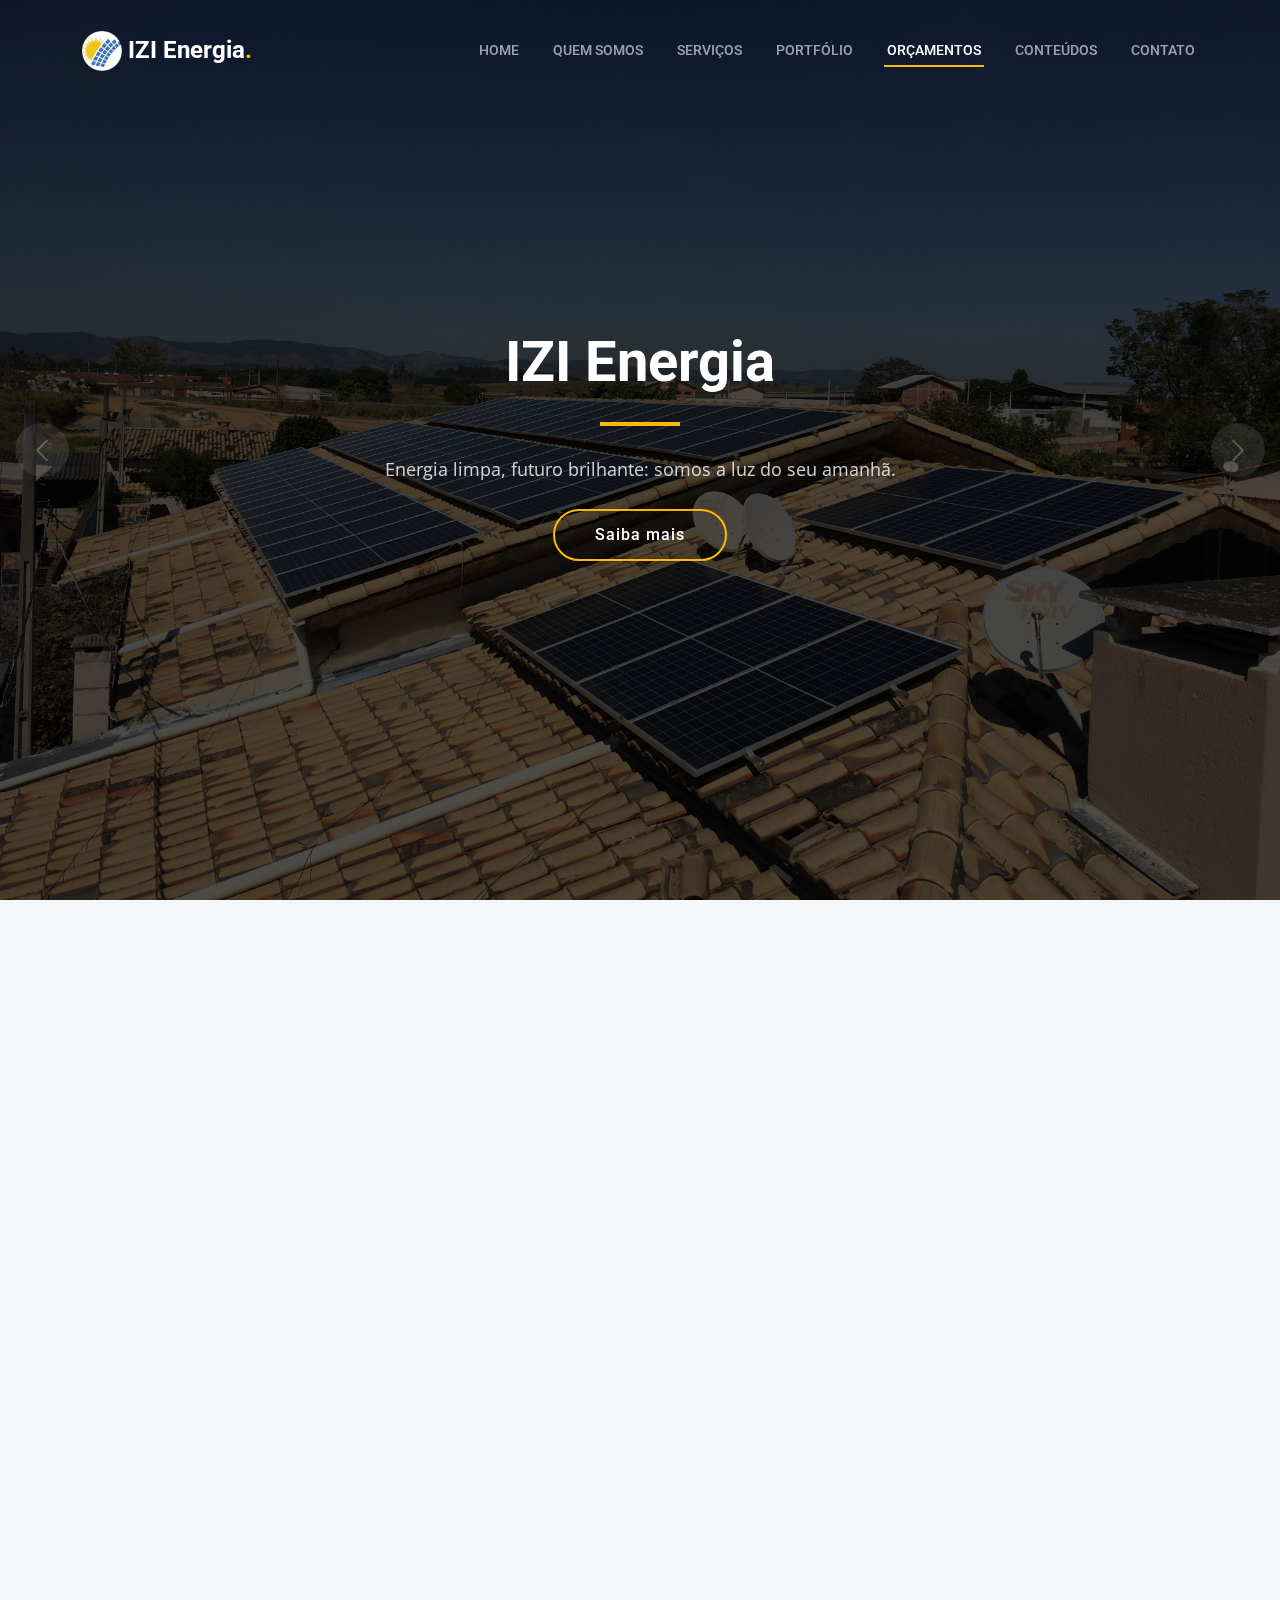
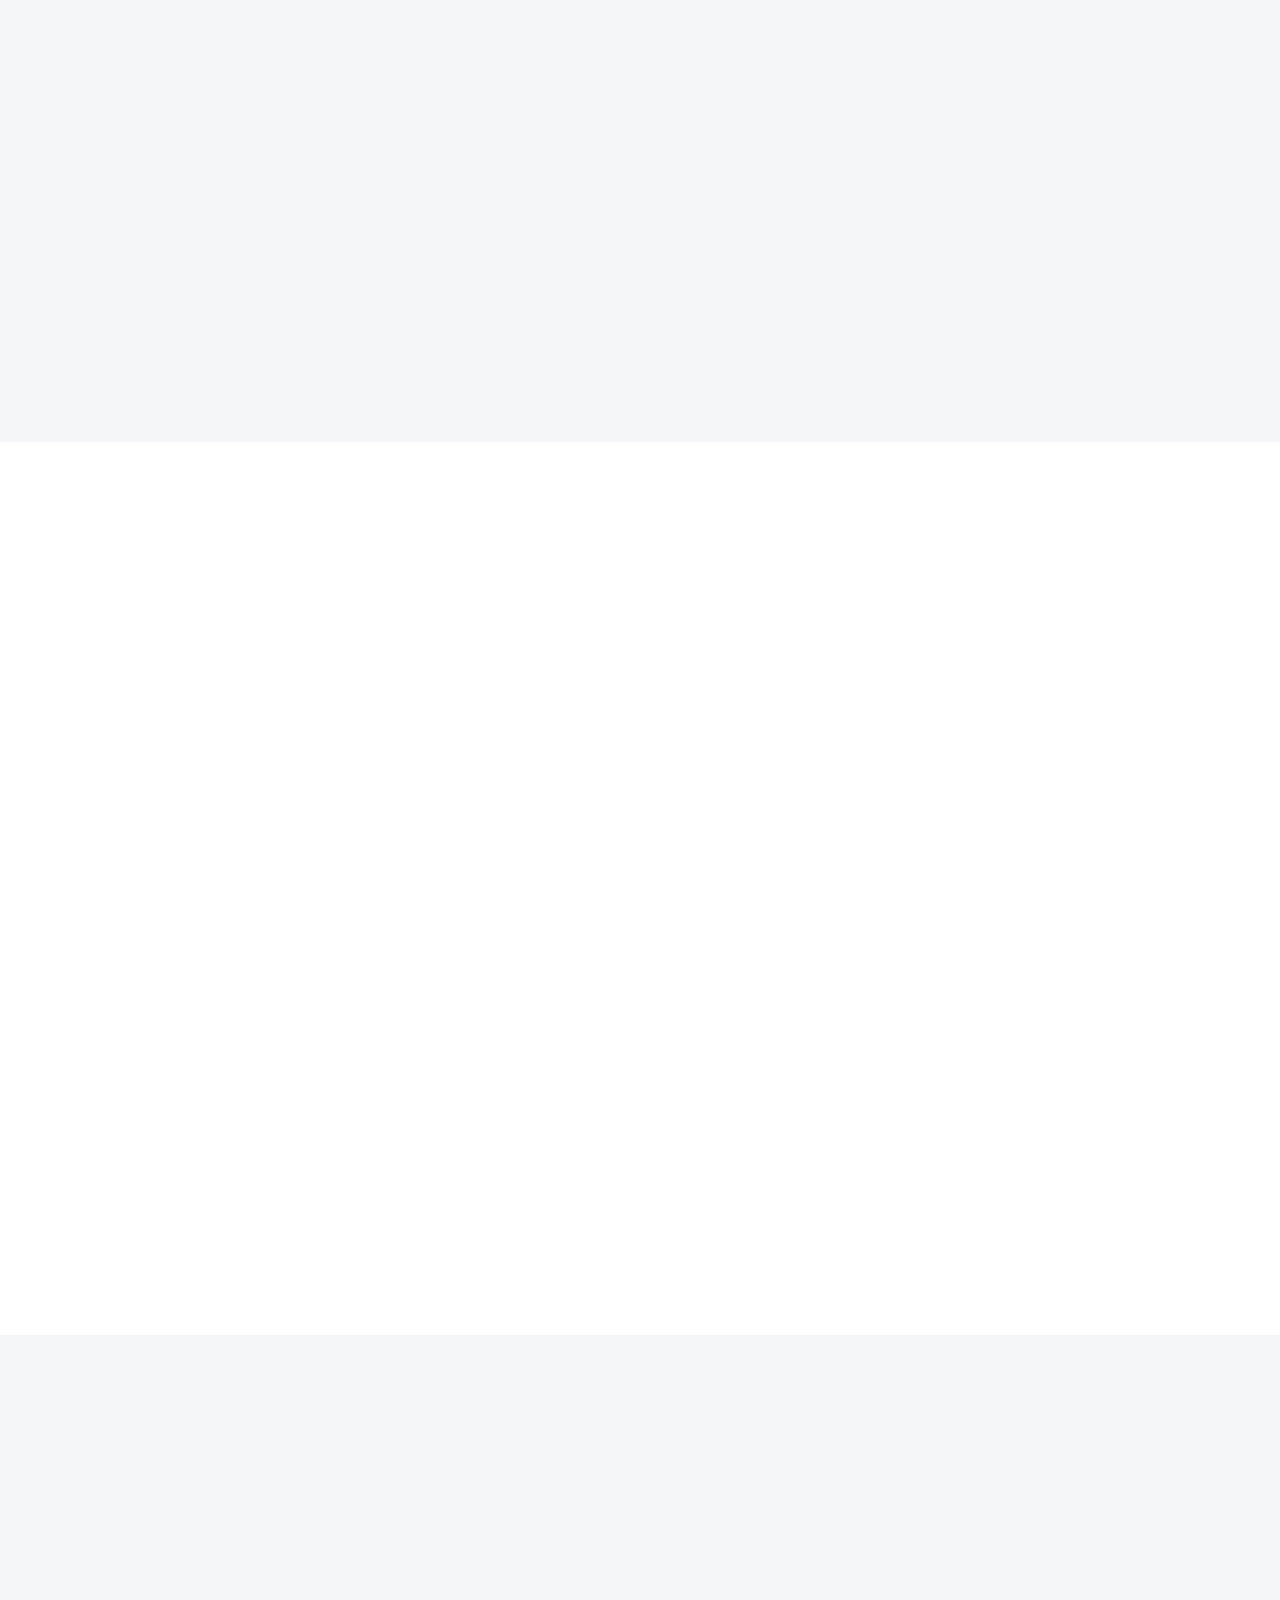
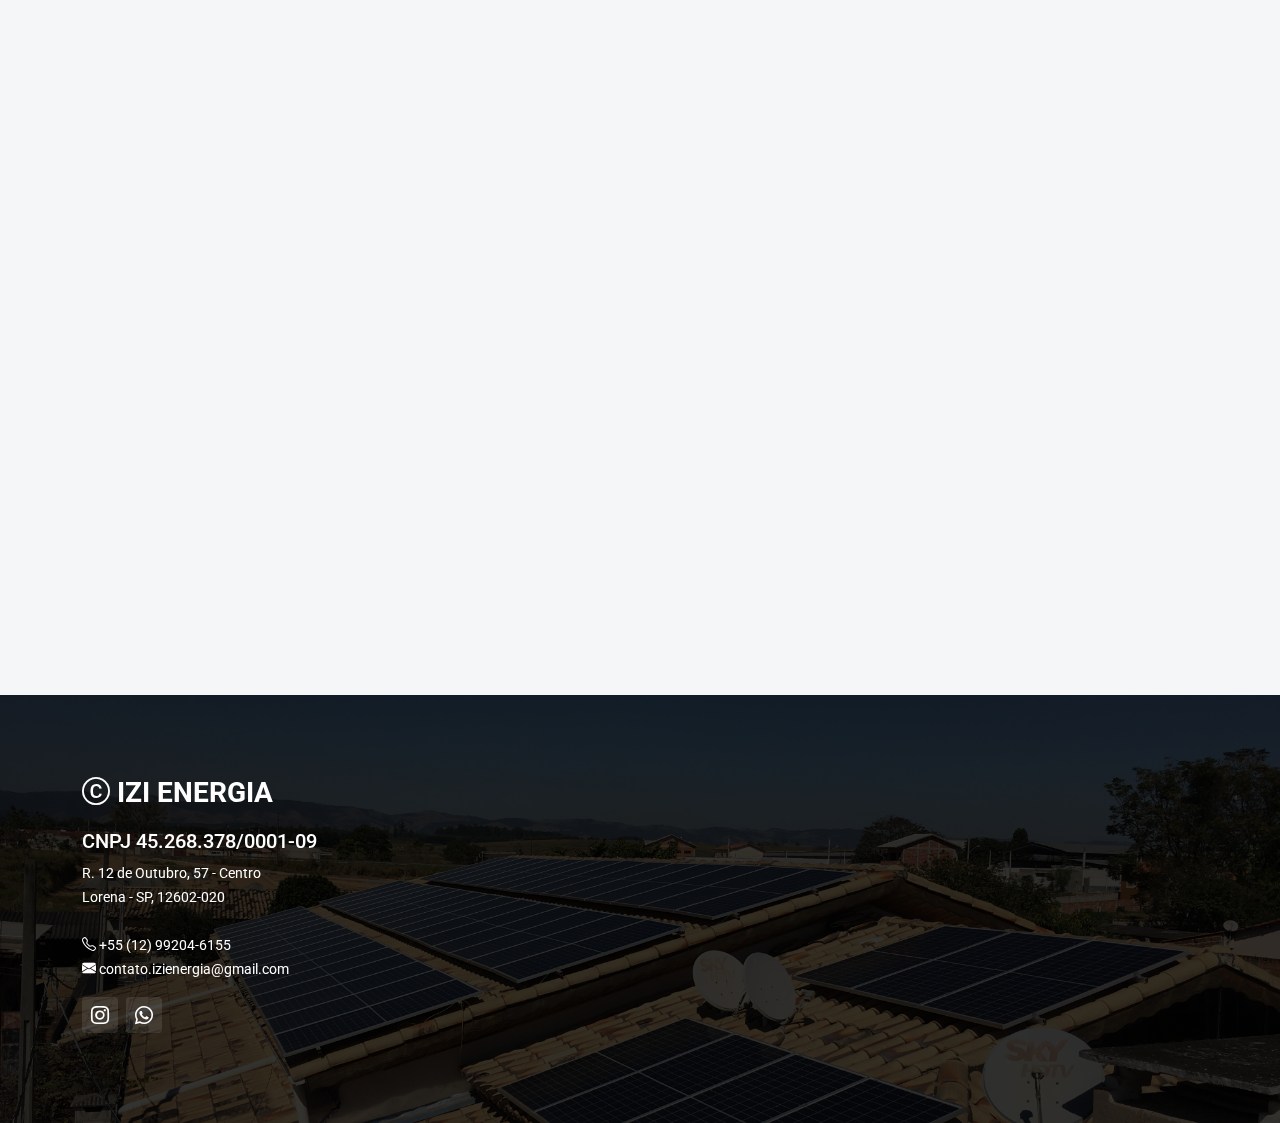
<file: index.html>
<!DOCTYPE html>
<html lang="en">
  <head>
    <meta charset="utf-8">
    <meta content="width=device-width, initial-scale=1.0" name="viewport">
    <title>IZI Energia</title>
    <meta content="" name="description">
    <meta content="" name="keywords">
    <!-- Favicons -->
    <link href="assets/img/WhatsApp_Image_2023-09-25_at_09.58.25-removebg-preview(1).png" rel="icon">
    <!-- Google Fonts -->
    <link rel="preconnect" href="https://fonts.googleapis.com">
    <link rel="preconnect" href="https://fonts.gstatic.com" crossorigin>
    <link href="https://fonts.googleapis.com/css2?family=Open+Sans:ital,wght@0,300;0,400;0,500;0,600;0,700;1,300;1,400;1,600;1,700&family=Roboto:ital,wght@0,300;0,400;0,500;0,600;0,700;1,300;1,400;1,500;1,600;1,700&family=Work+Sans:ital,wght@0,300;0,400;0,500;0,600;0,700;1,300;1,400;1,500;1,600;1,700&display=swap" rel="stylesheet">
    <!-- Vendor CSS Files -->
    <link href="assets/vendor/bootstrap/css/bootstrap.min.css" rel="stylesheet">
    <link href="assets/vendor/bootstrap-icons/bootstrap-icons.css" rel="stylesheet">
    <link href="assets/vendor/fontawesome-free/css/all.min.css" rel="stylesheet">
    <link href="assets/vendor/aos/aos.css" rel="stylesheet">
    <link href="assets/vendor/glightbox/css/glightbox.min.css" rel="stylesheet">
    <link href="assets/vendor/swiper/swiper-bundle.min.css" rel="stylesheet">
    <!-- Main CSS File -->
    <link href="assets/css/main.css" rel="stylesheet">
  </head>
  <body>
    <!-- ======= Header ======= -->
    <header id="header" class="header d-flex align-items-center">
      <div class="container-fluid container-xl d-flex align-items-center justify-content-between">
        <a href="index.html" class="logo d-flex align-items-center">
          <img src="assets/img/WhatsApp_Image_2023-09-25_at_09.58.25-removebg-preview(1).png" alt="">
          <h1>IZI Energia<span>.</span>
          </h1>
        </a>
        <i class="mobile-nav-toggle mobile-nav-show bi bi-list"></i>
        <i class="mobile-nav-toggle mobile-nav-hide d-none bi bi-x"></i>
        <nav id="navbar" class="navbar">
          <ul>
            <li>
              <a href="index.html">Home</a>
            </li>
            <li>
              <a href="about.html">Quem somos</a>
            </li>
            <li>
              <a href="services.html">Serviços</a>
            </li>
            <li>
              <a href="projects.html">Portfólio</a>
            </li>
            <li>
              <a href="ecommerce.html" class="active">Orçamentos</a>
            </li>
            <li>
              <a href="blog.html">Conteúdos</a>
            </li>
            <li>
              <a href="contact.html">Contato</a>
            </li>
          </ul>
        </nav>
        <!-- .navbar -->
      </div>
    </header>
    <!-- End Header -->
    <!-- ======= Hero Section ======= -->
    <section id="hero" class="hero">
      <div class="info d-flex align-items-center">
        <div class="container">
          <div class="row justify-content-center">
            <div class="col-lg-6 text-center">
              <h2 data-aos="fade-down">
                <span>IZI Energia</span>
              </h2>
              <p data-aos="fade-up">Energia limpa, futuro brilhante: somos a luz do seu amanhã.</p>
              <a data-aos="fade-up" data-aos-delay="200" href="about.html" class="btn-get-started">Saiba mais</a>
            </div>
          </div>
        </div>
      </div>
      <div id="hero-carousel" class="carousel slide" data-bs-ride="carousel" data-bs-interval="5000">
        <div class="carousel-item active" style="background-image: url(imagens/IMG_6054.JPG)"></div>
        <div class="carousel-item" style="background-image: url(imagens/213d57e6-773a-4fa8-ad03-41996a6e822c.jpg)"></div>
        <div class="carousel-item" style="background-image: url(imagens/WhatsApp\ Image\ 2024-06-27\ at\ 11.17.11\ \(2\).jpeg)"></div>
        <div class="carousel-item" style="background-image: url(imagens/747a46ba-5dc7-496f-87a2-9c7cb8248e3d.jpg)"></div>
        <div class="carousel-item" style="background-image: url(imagens/WhatsApp\ Image\ 2024-06-27\ at\ 11.17.11\ \(3\).jpeg)"></div>
        <div class="carousel-item" style="background-image: url(imagens/baefd6ba-6827-4d7c-93e9-e152ac1e4877.jpg)"></div>
        <div class="carousel-item" style="background-image: url(imagens/WhatsApp\ Image\ 2024-06-27\ at\ 11.17.11.jpeg)"></div>
        <div class="carousel-item" style="background-image: url(imagens/IMG_2465.JPG)"></div>
        <div class="carousel-item" style="background-image: url(imagens/WhatsApp\ Image\ 2024-06-27\ at\ 11.17.13\ \(1\).jpeg)"></div>
        <div class="carousel-item" style="background-image: url(imagens/IMG_0783.JPG)"></div>
        <div class="carousel-item" style="background-image: url(imagens/WhatsApp\ Image\ 2024-06-27\ at\ 11.17.13\ \(2\).jpeg)"></div>
        <div class="carousel-item" style="background-image: url(imagens/IMG_0847.JPG)"></div>
        <div class="carousel-item" style="background-image: url(imagens/WhatsApp\ Image\ 2024-06-27\ at\ 11.17.14.jpeg)"></div>
        <div class="carousel-item" style="background-image: url(imagens/IMG_2618.JPG)"></div>
        <div class="carousel-item" style="background-image: url(imagens/WhatsApp\ Image\ 2024-06-27\ at\ 11.17.13\ \(3\).jpeg)"></div>
        <div class="carousel-item" style="background-image: url(imagens/IMG_5542.JPG)"></div>
        <div class="carousel-item" style="background-image: url(imagens/WhatsApp\ Image\ 2024-06-27\ at\ 11.17.11\ \(1\).jpeg)"></div>
        <div class="carousel-item" style="background-image: url(imagens/WhatsApp\ Image\ 2024-06-27\ at\ 11.17.13.jpeg)"></div>
        <div class="carousel-item" style="background-image: url(imagens/WhatsApp\ Image\ 2024-06-27\ at\ 11.17.14\ \(2\).jpeg)"></div>
        <a class="carousel-control-prev" href="#hero-carousel" role="button" data-bs-slide="prev">
          <span class="carousel-control-prev-icon bi bi-chevron-left" aria-hidden="true"></span>
        </a>
        <a class="carousel-control-next" href="#hero-carousel" role="button" data-bs-slide="next">
          <span class="carousel-control-next-icon bi bi-chevron-right" aria-hidden="true"></span>
        </a>
      </div>
    </section>
    <!-- End Hero Section -->
    <main id="main">
      <!-- ======= Services Section ======= -->
      <section id="services" class="services section-bg">
        <div class="container" data-aos="fade-up">
          <div class="section-header">
            <h2>Serviços</h2>
          </div>
          <div class="row gy-4">
            <div class="col-lg-4 col-md-6" data-aos="fade-up" data-aos-delay="100">
              <div class="service-item  position-relative">
                <div class="icon">
                  <i class="bi bi-brightness-high flex-shrink-0"></i>
                </div>
                <h3>Projetos Fotovoltaicos</h3>
                <p>Desenvolvemos soluções personalizadas para a implementação de sistemas fotovoltaicos, garantindo segurança e eficiência na distribuição de energia solar, proporcionando eficiência energética e sustentabilidade.</p>
                <a href="services.html" class="readmore stretched-link">Leia mais <i class="bi bi-arrow-right"></i>
                </a>
              </div>
            </div>
            <!-- End Service Item -->
            <div class="col-lg-4 col-md-6" data-aos="fade-up" data-aos-delay="200">
              <div class="service-item position-relative">
                <div class="icon">
                  <i class="bi bi-house"></i>
                </div>
                <h3>Projetos Elétricos Residenciais</h3>
                <p>Criamos projetos elétricos personalizados, garantindo segurança e eficiência na distribuição de energia para residências, atendendo às suas necessidades específicas.</p>
                <a href="services.html" class="readmore stretched-link">Leia mais <i class="bi bi-arrow-right"></i>
                </a>
              </div>
            </div>
            <!-- End Service Item -->
            <div class="col-lg-4 col-md-6" data-aos="fade-up" data-aos-delay="300">
              <div class="service-item position-relative">
                <div class="icon">
                  <i class="fa-solid fa-trowel-bricks"></i>
                </div>
                <h3>Instalação Fotovoltaica e Elétrica</h3>
                <p>Executamos a instalação profissional e segura dos sistemas elétricos e fotovoltaicos, assegurando que todas as etapas sejam realizadas conforme os padrões e normas estabelecidas.</p>
                <a href="services.html" class="readmore stretched-link">Leia mais <i class="bi bi-arrow-right"></i>
                </a>
              </div>
            </div>
            <!-- End Service Item -->
            <div class="col-lg-4 col-md-6" data-aos="fade-up" data-aos-delay="400">
              <div class="service-item position-relative">
                <div class="icon">
                  <i class="bi bi-droplet"></i>
                </div>
                <h3>Limpeza e Manutenção</h3>
                <p>Oferecemos serviços de limpeza e manutenção para garantir o desempenho ideal e prolongar a vida útil dos sistemas.</p>
                <a href="services.html" class="readmore stretched-link">Leia mais <i class="bi bi-arrow-right"></i>
                </a>
              </div>
            </div>
            <!-- End Service Item -->
            <div class="col-lg-4 col-md-6" data-aos="fade-up" data-aos-delay="600">
              <div class="service-item position-relative">
                <div class="icon">
                  <i class="bi bi-book"></i>
                </div>
                <h3>Consultoria</h3>
                <p>Fornecemos consultoria especializada em energias renováveis e elétrica, além de outras áreas que nosso time atua, orientando sobre as melhores práticas, tecnologias e estratégias para otimizar o consumo e reduzir os custos.</p>
                <a href="services.html" class="readmore stretched-link">Leia mais <i class="bi bi-arrow-right"></i>
                </a>
              </div>
            </div>
            <!-- End Service Item -->
            <div class="col-lg-4 col-md-6" data-aos="fade-up" data-aos-delay="500">
              <div class="service-item position-relative">
                <div class="icon">
                  <i class="bi bi-search"></i>
                </div>
                <h3>Homologação</h3>
                <p>Certificamos de que os projetos estejam em conformidade com as normas e padrões estabelecidos pelas autoridades competentes, assegurando a segurança e qualidade da instalação.</p>
                <a href="services.html" class="readmore stretched-link">Leia mais <i class="bi bi-arrow-right"></i>
                </a>
              </div>
            </div>
            <!-- End Service Item -->
          </div>
        </div>
      </section>
      <!-- End Services Section -->
      <!-- ======= Alt Services Section ======= -->
      <section id="alt-services" class="alt-services">
        <div class="container" data-aos="fade-up">
          <div class="row justify-content-around gy-4">
            <div class="col-lg-6 img-bg" style="background-image: url(imagens/5684e89d-f4bf-4787-8942-61798e397e59.jpg);" data-aos="zoom-in" data-aos-delay="100"></div>
            <div class="col-lg-5 d-flex flex-column justify-content-center">
              <h3>Por que optar pela energia solar?</h3>
              <div class="icon-box d-flex position-relative" data-aos="fade-up" data-aos-delay="100">
                <i class="bi bi-piggy-bank flex-shrink-0"></i>
                <div>
                  <h4>
                    <a href="ecommerce.html" class="stretched-link">Economia Financeira a Longo Prazo</a>
                  </h4>
                  <p>Os sistemas de energia solar proporcionam uma redução significativa nas contas de eletricidade ao longo do tempo</p>
                </div>
              </div>
              <!-- End Icon Box -->
              <div class="icon-box d-flex position-relative" data-aos="fade-up" data-aos-delay="200">
                <i class="bi bi-recycle flex-shrink-0"></i>
                <div>
                  <h4>
                    <a href="ecommerce.html" class="stretched-link">Sustentabilidade e Responsabilidade Ambiental</a>
                  </h4>
                  <p>Optar por sistemas solares ajuda a reduzir a pegada de carbono, diminuindo a dependência de combustíveis fósseis e contribuindo para a preservação do meio ambiente</p>
                </div>
              </div>
              <!-- End Icon Box -->
              <div class="icon-box d-flex position-relative" data-aos="fade-up" data-aos-delay="300">
                <i class="bi bi-brightness-high flex-shrink-0"></i>
                <div>
                  <h4>
                    <a href="ecommerce.html" class="stretched-link">Independência Energética</a>
                  </h4>
                  <p>Isso é especialmente benéfico em áreas propensas a cortes de energia ou para clientes que buscam reduzir sua dependência de fontes externas</p>
                </div>
              </div>
              <!-- End Icon Box -->
              <div class="icon-box d-flex position-relative" data-aos="fade-up" data-aos-delay="400">
                <i class="bi bi-house flex-shrink-0"></i>
                <div>
                  <h4>
                    <a href="ecommerce.html" class="stretched-link">Valorização do Imóvel</a>
                  </h4>
                  <p>Muitos compradores valorizam a presença de uma fonte de energia renovável, o que pode tornar o imóvel mais atrativo no mercado</p>
                </div>
              </div>
              <!-- End Icon Box -->
            </div>
          </div>
        </div>
      </section>
      <!-- End Alt Services Section -->
      <!-- ======= Alt Services Section 2 ======= -->
      <section id="alt-services-2" class="alt-services section-bg">
        <div class="container" data-aos="fade-up">
          <div class="row justify-content-around gy-4">
            <div class="col-lg-5 d-flex flex-column justify-content-center">
              <h3>Consultoria IZI Energia</h3>
              <p>Nossa consultoria não proporciona apenas conhecimentos sobre energias renováveis aos alunos, 
                mas também capacitação para moldar o futuro da humanidade por meio do seu impacto.</p>
              <div class="icon-box d-flex position-relative" data-aos="fade-up" data-aos-delay="100">
                <i class="bi bi-lightbulb flex-shrink-0"></i>
                <div>
                  <h4>
                    <a href="blog.html" class="stretched-link">Transformação Profissional e Pessoal</a>
                  </h4>
                  <p>Preparamos você não apenas para uma carreira de sucesso, 
                    mas para liderar a inovação no setor das energias renováveis.
                  </p>
                </div>
              </div>
              <!-- End Icon Box -->
              <div class="icon-box d-flex position-relative" data-aos="fade-up" data-aos-delay="200">
                <i class="bi bi-graph-up-arrow flex-shrink-0"></i>
                <div>
                  <h4>
                    <a href="blog.html" class="stretched-link">Oportunidades Emergentes</a>
                  </h4>
                  <p>Esteja preparado para assumir papéis-chave em um setor em constante crescimento</p>
                </div>
              </div>
              <!-- End Icon Box -->
              <div class="icon-box d-flex position-relative" data-aos="fade-up" data-aos-delay="300">
                <i class="bi bi-tools flex-shrink-0"></i>
                <div>
                  <h4>
                    <a href="blog.html" class="stretched-link">Projetos Integrados</a>
                  </h4>
                  <p>Oferecemos projetos integrados que permitem que você aplique seus conhecimentos, 
                    construindo confiança e competência.</p>
                </div>
              </div>
              <!-- End Icon Box -->
              <div class="icon-box d-flex position-relative" data-aos="fade-up" data-aos-delay="400">
                <i class="bi bi-person-plus flex-shrink-0"></i>
                <div>
                  <h4>
                    <a href="blog.html" class="stretched-link">Networking Estratégico</a>
                  </h4>
                  <p>Interaja com profissionais e entusiastas do setor, nossa comunidade não só 
                    impulsionará sua rede profissional, mas também inspirará ações e projetos sustentáveis.</p>
                </div>
              </div>
              <!-- End Icon Box -->
            </div>
            <div class="col-lg-6 img-bg" style="background-image: url(assets/img/Design_sem_nome__16_.jpg);" data-aos="zoom-in" data-aos-delay="100"></div>
          </div>
        </div>
      </section>
      <!-- End Alt Services Section 2 -->
    </main>
    <!-- End #main -->
    <!-- ======= Footer ======= -->
    <footer id="footer" class="footer">
      <div class="footer-content position-relative">
        <div class="container">
          <div class="row">
            <div class="col-lg-4 col-md-6">
              <div class="footer-info">
                <h3><i class="bi bi-c-circle"></i> IZI Energia</h3>
                <h5>CNPJ 45.268.378/0001-09</h5>
                <p> R. 12 de Outubro, 57 - Centro <br> Lorena - SP, 12602-020 <br>
                  <br>
                  <strong><i class="bi bi-telephone"></i></strong> +55 (12) 99204-6155 <br>
                  <strong><i class="bi bi-envelope-fill"></i></strong> contato.izienergia@gmail.com <br>
                </p>
                <div class="social-links d-flex mt-3">
                  <a href="https://www.instagram.com/izienergia?igsh=a3pub2drbGM5MGhu" class="d-flex align-items-center justify-content-center">
                    <i class="bi bi-instagram"></i>
                  </a>
                  <a href="https://api.whatsapp.com/send/?phone=5512992046155&text&type=phone_number&app_absent=0" class="d-flex align-items-center justify-content-center">
                    <i class="bi bi-whatsapp"></i>
                  </a>
                </div>
              </div>
            </div>
            <!-- End footer info column-->
    </footer>
    <!-- End Footer -->
    <a href="#" class="scroll-top d-flex align-items-center justify-content-center">
      <i class="bi bi-arrow-up-short"></i>
    </a>
    <div id="preloader"></div>
    <!-- Vendor JS Files -->
    <script src="assets/vendor/bootstrap/js/bootstrap.bundle.min.js"></script>
    <script src="assets/vendor/aos/aos.js"></script>
    <script src="assets/vendor/glightbox/js/glightbox.min.js"></script>
    <script src="assets/vendor/isotope-layout/isotope.pkgd.min.js"></script>
    <script src="assets/vendor/swiper/swiper-bundle.min.js"></script>
    <script src="assets/vendor/purecounter/purecounter_vanilla.js"></script>
    <script src="assets/vendor/php-email-form/validate.js"></script>
    <!-- Template Main JS File -->
    <script src="assets/js/main.js"></script>
  </body>
</html>
</file>
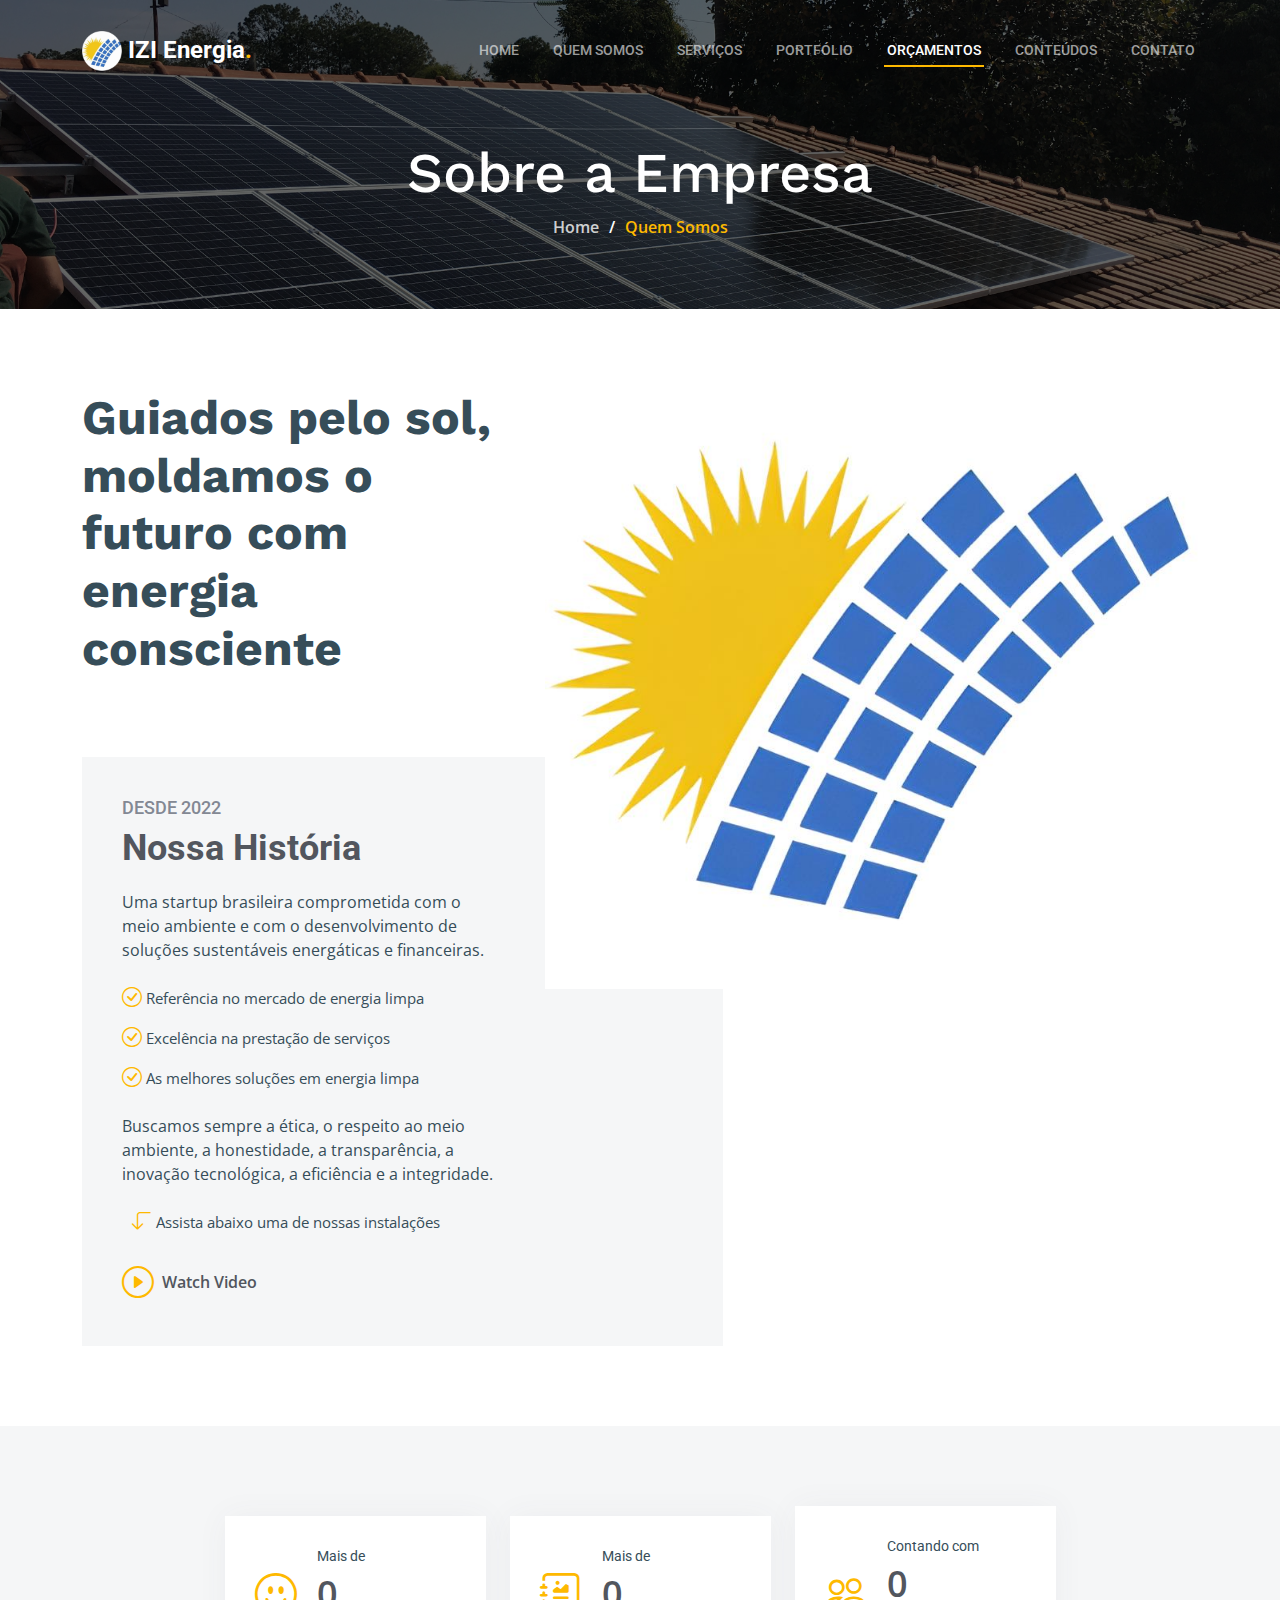
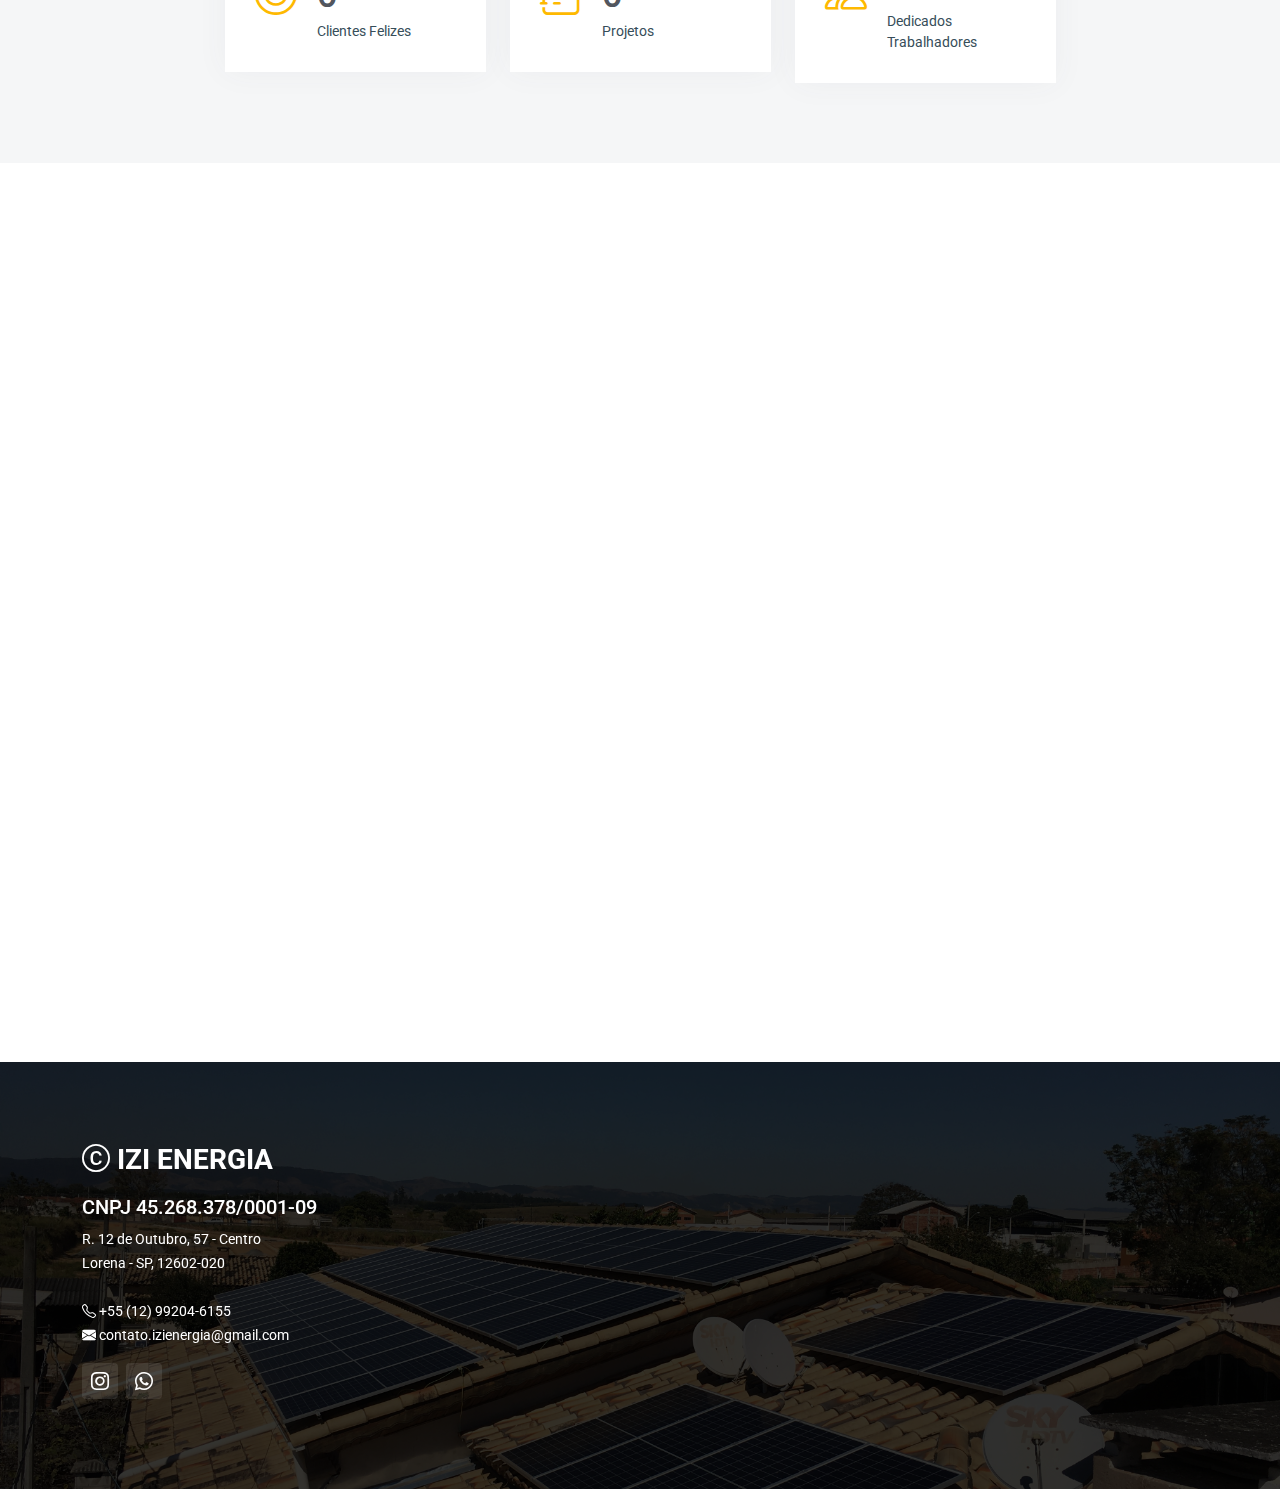
<file: about.html>
<!DOCTYPE html>
<html lang="en">
  <head>
    <meta charset="utf-8">
    <meta content="width=device-width, initial-scale=1.0" name="viewport">
    <title>IZI Energia</title>
    <meta content="" name="description">
    <meta content="" name="keywords">
    <!-- Favicons -->
    <link href="assets/img/WhatsApp_Image_2023-09-25_at_09.58.25-removebg-preview(1).png" rel="icon">
    <!-- Google Fonts -->
    <link rel="preconnect" href="https://fonts.googleapis.com">
    <link rel="preconnect" href="https://fonts.gstatic.com" crossorigin>
    <link href="https://fonts.googleapis.com/css2?family=Open+Sans:ital,wght@0,300;0,400;0,500;0,600;0,700;1,300;1,400;1,600;1,700&family=Roboto:ital,wght@0,300;0,400;0,500;0,600;0,700;1,300;1,400;1,500;1,600;1,700&family=Work+Sans:ital,wght@0,300;0,400;0,500;0,600;0,700;1,300;1,400;1,500;1,600;1,700&display=swap" rel="stylesheet">
    <!-- Vendor CSS Files -->
    <link href="assets/vendor/bootstrap/css/bootstrap.min.css" rel="stylesheet">
    <link href="assets/vendor/bootstrap-icons/bootstrap-icons.css" rel="stylesheet">
    <link href="assets/vendor/fontawesome-free/css/all.min.css" rel="stylesheet">
    <link href="assets/vendor/aos/aos.css" rel="stylesheet">
    <link href="assets/vendor/glightbox/css/glightbox.min.css" rel="stylesheet">
    <link href="assets/vendor/swiper/swiper-bundle.min.css" rel="stylesheet">
    <!-- Main CSS File -->
    <link href="assets/css/main.css" rel="stylesheet">
  </head>
  <body>
    <!-- ======= Header ======= -->
    <header id="header" class="header d-flex align-items-center">
      <div class="container-fluid container-xl d-flex align-items-center justify-content-between">
        <a href="index.html" class="logo d-flex align-items-center">
          <img src="assets/img/WhatsApp_Image_2023-09-25_at_09.58.25-removebg-preview(1).png" alt="">
          <h1>IZI Energia<span>.</span>
          </h1>
        </a>
        <i class="mobile-nav-toggle mobile-nav-show bi bi-list"></i>
        <i class="mobile-nav-toggle mobile-nav-hide d-none bi bi-x"></i>
        <nav id="navbar" class="navbar">
          <ul>
            <li>
              <a href="index.html">Home</a>
            </li>
            <li>
              <a href="about.html">Quem somos</a>
            </li>
            <li>
              <a href="services.html">Serviços</a>
            </li>
            <li>
              <a href="projects.html">Portfólio</a>
            </li>
            <li>
              <a href="ecommerce.html" class="active">Orçamentos</a>
            </li>
            <li>
              <a href="blog.html">Conteúdos</a>
            </li>
            <li>
              <a href="contact.html">Contato</a>
            </li>
          </ul>
        </nav>
        <!-- .navbar -->
      </div>
    </header>
    <!-- End Header -->
    <main id="main">
      <!-- ======= Breadcrumbs ======= -->
      <div class="breadcrumbs d-flex align-items-center" style="background-image: url('imagens/IMG_7847.JPG');">
        <div class="container position-relative d-flex flex-column align-items-center" data-aos="fade">
          <h2 style="color: #fff;">Sobre a Empresa</h2>
          <ol>
            <li>
              <a href="index.html">Home</a>
            </li>
            <li>Quem Somos</li>
          </ol>
        </div>
      </div>
      <!-- End Breadcrumbs -->
      <!-- ======= About Section ======= -->
      <section id="about" class="about">
        <div class="container" data-aos="fade-up">
          <div class="row position-relative">
            <div class="col-lg-7 about-img" style="background-image: url(imagens/a\ \(2\).jpg);"></div>
            <div class="col-lg-7">
              <h2>Guiados pelo sol, moldamos o futuro com energia consciente</h2>
              <div class="our-story">
                <h4>Desde 2022</h4>
                <h3>Nossa História</h3>
                <p>Uma startup brasileira comprometida com o meio ambiente e com o desenvolvimento de soluções sustentáveis energáticas e financeiras.</p>
                <ul>
                  <li>
                    <i class="bi bi-check-circle"></i>
                    <span>Referência no mercado de energia limpa</span>
                  </li>
                  <li>
                    <i class="bi bi-check-circle"></i>
                    <span>Excelência na prestação de serviços</span>
                  </li>
                  <li>
                    <i class="bi bi-check-circle"></i>
                    <span>As melhores soluções em energia limpa</span>
                  </li>
                </ul>
                <p>Buscamos sempre a ética, o respeito ao meio ambiente, a honestidade, a transparência, a inovação tecnológica, a eficiência e a integridade.</p>
                <ul>
                  <li>
                    <i style="margin-left: 10px;" class="bi bi-arrow-90deg-down"></i>
                    <span>Assista abaixo uma de nossas instalações</span>
                  </li>
                </ul>
                <div class="watch-video d-flex align-items-center position-relative">
                  <i class="bi bi-play-circle"></i>
                  <a href="https://www.youtube.com/watch?v=S5eRoub-JF0" class="glightbox stretched-link">Watch Video</a>
                </div>
              </div>
            </div>
          </div>
        </div>
      </section>
      <!-- End About Section -->
      <!-- ======= Stats Counter Section ======= -->
      <section id="stats-counter" class="stats-counter section-bg">
        <div class="container">
          <div class="row gy-4" style="display: flex; align-items: center; justify-content: center; height: 100%;">
            <div class="col-lg-3 col-md-6">
              <div class="stats-item d-flex align-items-center w-100 h-100">
                <i class="bi bi-emoji-smile color-blue flex-shrink-0"></i>
                <div>
                  <p>Mais de</p>
                  <span data-purecounter-start="0" data-purecounter-end="200" data-purecounter-duration="1" class="purecounter"></span>
                  <p>Clientes Felizes</p>
                </div>
              </div>
            </div>
            <!-- End Stats Item -->
            <div class="col-lg-3 col-md-6">
              <div class="stats-item d-flex align-items-center w-100 h-100">
                <i class="bi bi-journal-richtext color-orange flex-shrink-0"></i>
                <div>
                  <p>Mais de</p>
                  <span data-purecounter-start="0" data-purecounter-end="100" data-purecounter-duration="1" class="purecounter"></span>
                  <p>Projetos</p>
                </div>
              </div>
            </div>
            <!-- End Stats Item -->
            <div class="col-lg-3 col-md-6">
              <div class="stats-item d-flex align-items-center w-100 h-100">
                <i class="bi bi-people color-pink flex-shrink-0"></i>
                <div>
                  <p>Contando com </p>
                  <span data-purecounter-start="0" data-purecounter-end="6" data-purecounter-duration="1" class="purecounter"></span>
                  <p>Dedicados Trabalhadores</p>
                </div>
              </div>
            </div>
            <!-- End Stats Item -->
          </div>
        </div>
      </section>
      <!-- End Stats Counter Section -->
      <!-- ======= Our Team Section ======= -->
      <section id="team" class="team">
        <div class="container" data-aos="fade-up">
          <div class="section-header">
            <h2>Nosso Time</h2>
          </div>
          <div class="row gy-5">
            <div class="col-lg-4 col-md-6 member" data-aos="fade-up" data-aos-delay="100">
              <div class="member-img">
                <img src="assets/img/team/team-1.jpg" class="img-fluid" alt="">
                <div class="social">
                  <a href="#">
                    <i class="bi bi-twitter"></i>
                  </a>
                  <a href="#">
                    <i class="bi bi-facebook"></i>
                  </a>
                  <a href="#">
                    <i class="bi bi-instagram"></i>
                  </a>
                  <a href="#">
                    <i class="bi bi-linkedin"></i>
                  </a>
                </div>
              </div>
              <div class="member-info text-center">
                <h4>Lucas Rezende</h4>
                <span>Diretor Executivo</span>
              </div>
            </div>
            <!-- End Team Member -->
            <div class="col-lg-4 col-md-6 member" data-aos="fade-up" data-aos-delay="200">
              <div style="background-color: #ced4da;" class="member-img">
                <img src="assets/img/team/team-2.jpg" class="img-fluid" alt="">
                <div class="social">
                  <a href="https://instagram.com/e_enricogf">
                    <i class="bi bi-instagram"></i>
                  </a>
                  <a href="https://www.linkedin.com/in/enzo-enrico-godoi-ferreira-61b03923b/">
                    <i class="bi bi-linkedin"></i>
                  </a>
                  <a href="https://api.whatsapp.com/send/?phone=5512988750465">
                    <i class="bi bi-whatsapp"></i>
                  </a>
                </div>
              </div>
              <div class="member-info text-center">
                <h4>Enzo Ferreira</h4>
                <span>Desenvolvedor Full Stack</span>
              </div>
            </div>
            <!-- End Team Member -->
            <div class="col-lg-4 col-md-6 member" data-aos="fade-up" data-aos-delay="300">
              <div class="member-img">
                <img src="assets/img/team/team-3.jpg" class="img-fluid" alt="">
                <div class="social">
                  <a href="#">
                    <i class="bi bi-twitter"></i>
                  </a>
                  <a href="#">
                    <i class="bi bi-facebook"></i>
                  </a>
                  <a href="#">
                    <i class="bi bi-instagram"></i>
                  </a>
                  <a href="#">
                    <i class="bi bi-linkedin"></i>
                  </a>
                </div>
              </div>
              <div class="member-info text-center">
                <h4>Caio Bandeira</h4>
                <span>Produtor Áudio Visual e Marketing Digital</span>
              </div>
            </div>
            <!-- End Team Member -->
            <div class="col-lg-4 col-md-6 member" data-aos="fade-up" data-aos-delay="400">
              <div class="member-img">
                <img src="assets/img/team/team-4.jpg" class="img-fluid" alt="" ">
                <div class="social">
                  <a href="#">
                    <i class="bi bi-twitter"></i>
                  </a>
                  <a href="#">
                    <i class="bi bi-facebook"></i>
                  </a>
                  <a href="#">
                    <i class="bi bi-instagram"></i>
                  </a>
                  <a href="#">
                    <i class="bi bi-linkedin"></i>
                  </a>
                </div>
              </div>
              <div class="member-info text-center">
                <h4>Maykon Allan Santos</h4>
                <span>Engenheiro Eletricista</span>
              </div>
            </div>
            <!-- End Team Member -->
            <div class="col-lg-4 col-md-6 member" data-aos="fade-up" data-aos-delay="500">
              <div class="member-img">
                <img src="assets/img/team/team-5.jpg" class="img-fluid" alt="">
                <div class="social">
                  <a href="#">
                    <i class="bi bi-twitter"></i>
                  </a>
                  <a href="#">
                    <i class="bi bi-facebook"></i>
                  </a>
                  <a href="#">
                    <i class="bi bi-instagram"></i>
                  </a>
                  <a href="#">
                    <i class="bi bi-linkedin"></i>
                  </a>
                </div>
              </div>
              <div class="member-info text-center">
                <h4>Carlos Rogério</h4>
                <span>Técnico Instalador</span>
              </div>
            </div>
            <!-- End Team Member -->
            <div class="col-lg-4 col-md-6 member" data-aos="fade-up" data-aos-delay="500">
              <div class="member-img">
                <img src="assets/img/team/team-6.jpg" class="img-fluid" alt="">
                <div class="social">
                  <a href="#">
                    <i class="bi bi-twitter"></i>
                  </a>
                  <a href="#">
                    <i class="bi bi-facebook"></i>
                  </a>
                  <a href="#">
                    <i class="bi bi-instagram"></i>
                  </a>
                  <a href="#">
                    <i class="bi bi-linkedin"></i>
                  </a>
                </div>
              </div>
              <div class="member-info text-center">
                <h4>Daniel Moreira</h4>
                <span>Técnico Instalador</span>
              </div>
            </div>
            <!-- End Team Member -->
          </div>
        </div>
      </section>
      <!-- End Our Team Section -->
    </main>
    <!-- End #main -->
    <!-- ======= Footer ======= -->
    <footer id="footer" class="footer">
      <div class="footer-content position-relative">
        <div class="container">
          <div class="row">
            <div class="col-lg-4 col-md-6">
              <div class="footer-info">
                <h3><i class="bi bi-c-circle"></i> IZI Energia</h3>
                <h5>CNPJ 45.268.378/0001-09</h5>
                <p> R. 12 de Outubro, 57 - Centro <br> Lorena - SP, 12602-020 <br>
                  <br>
                  <strong><i class="bi bi-telephone"></i></strong> +55 (12) 99204-6155 <br>
                  <strong><i class="bi bi-envelope-fill"></i></strong> contato.izienergia@gmail.com <br>
                </p>
                <div class="social-links d-flex mt-3">
                  <a href="https://www.instagram.com/izienergia?igsh=a3pub2drbGM5MGhu" class="d-flex align-items-center justify-content-center">
                    <i class="bi bi-instagram"></i>
                  </a>
                  <a href="https://api.whatsapp.com/send/?phone=5512992046155&text&type=phone_number&app_absent=0" class="d-flex align-items-center justify-content-center">
                    <i class="bi bi-whatsapp"></i>
                  </a>
                </div>
              </div>
            </div>
            <!-- End footer info column-->
    </footer>
    <!-- End Footer -->
    <a href="#" class="scroll-top d-flex align-items-center justify-content-center">
      <i class="bi bi-arrow-up-short"></i>
    </a>
    <div id="preloader"></div>
    <!-- Vendor JS Files -->
    <script src="assets/vendor/bootstrap/js/bootstrap.bundle.min.js"></script>
    <script src="assets/vendor/aos/aos.js"></script>
    <script src="assets/vendor/glightbox/js/glightbox.min.js"></script>
    <script src="assets/vendor/isotope-layout/isotope.pkgd.min.js"></script>
    <script src="assets/vendor/swiper/swiper-bundle.min.js"></script>
    <script src="assets/vendor/purecounter/purecounter_vanilla.js"></script>
    <script src="assets/vendor/php-email-form/validate.js"></script>
    <!-- Template Main JS File -->
    <script src="assets/js/main.js"></script>
  </body>
</html>
</file>
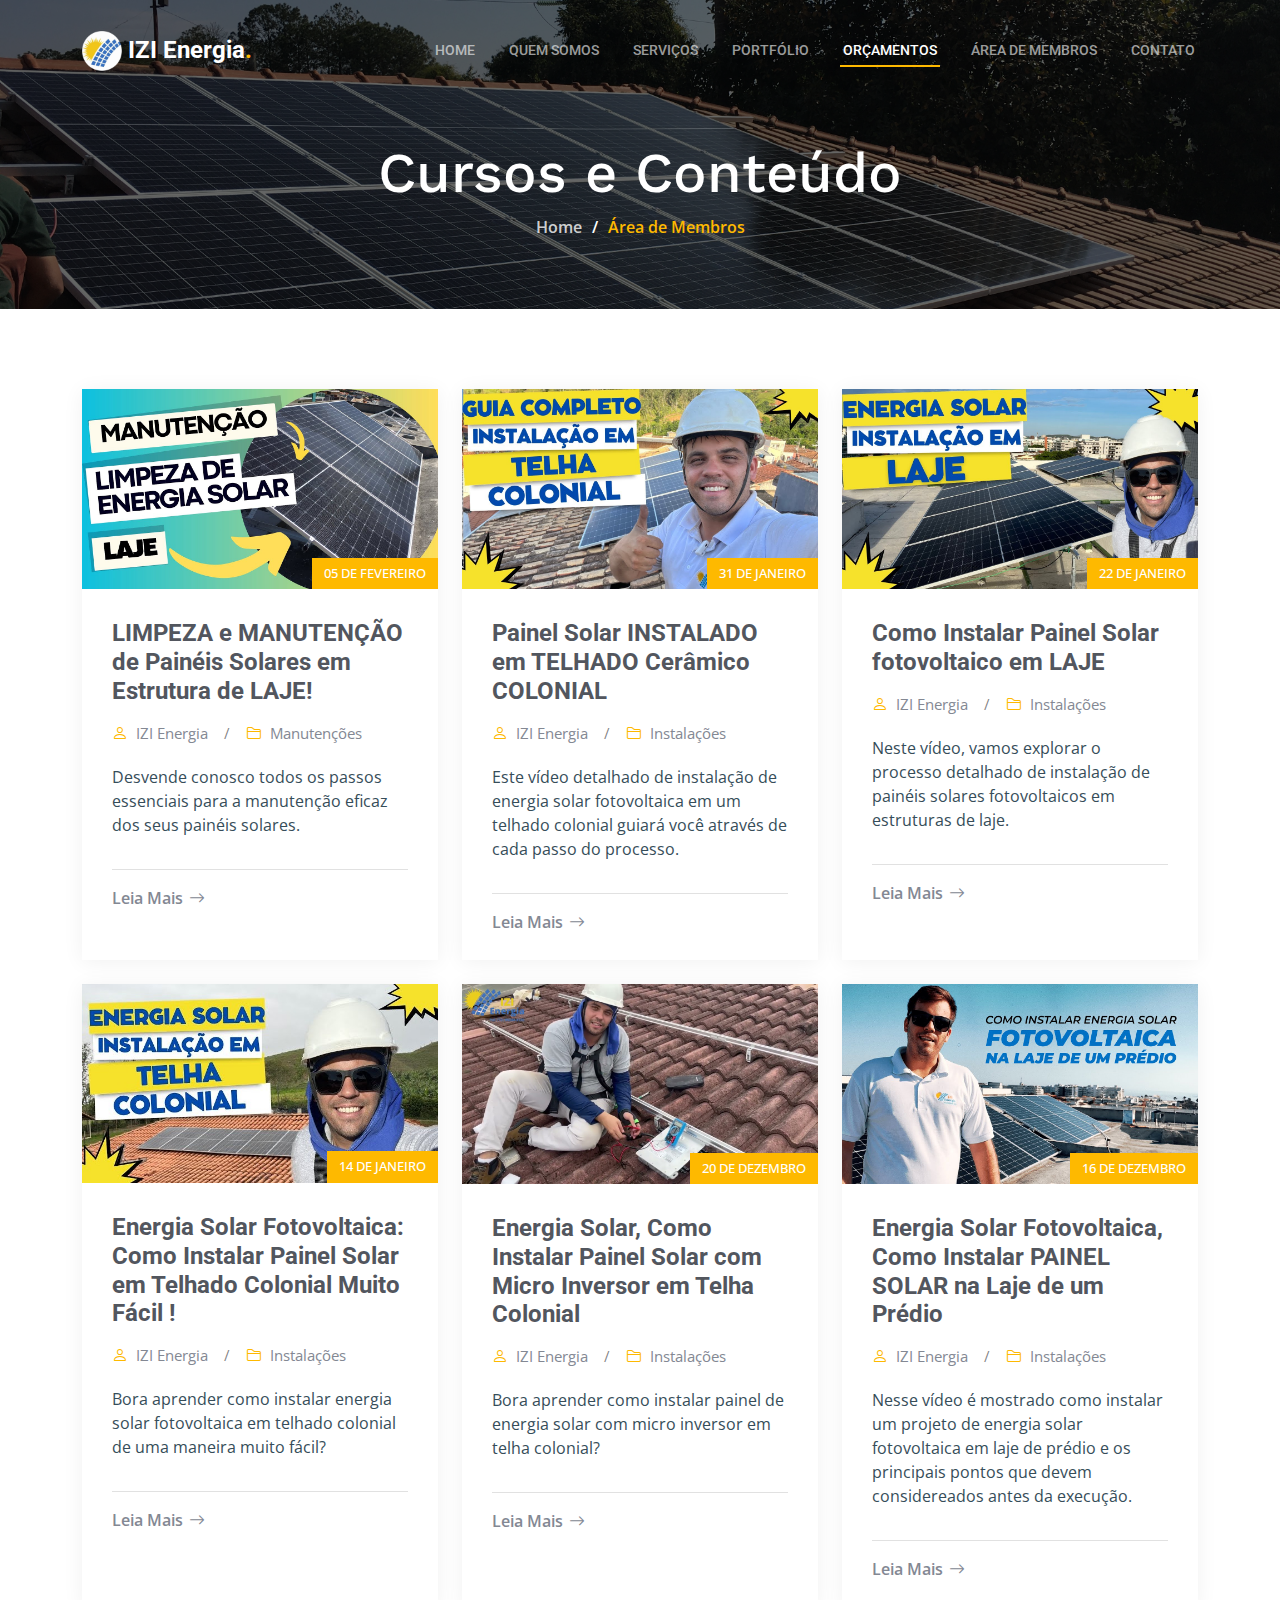
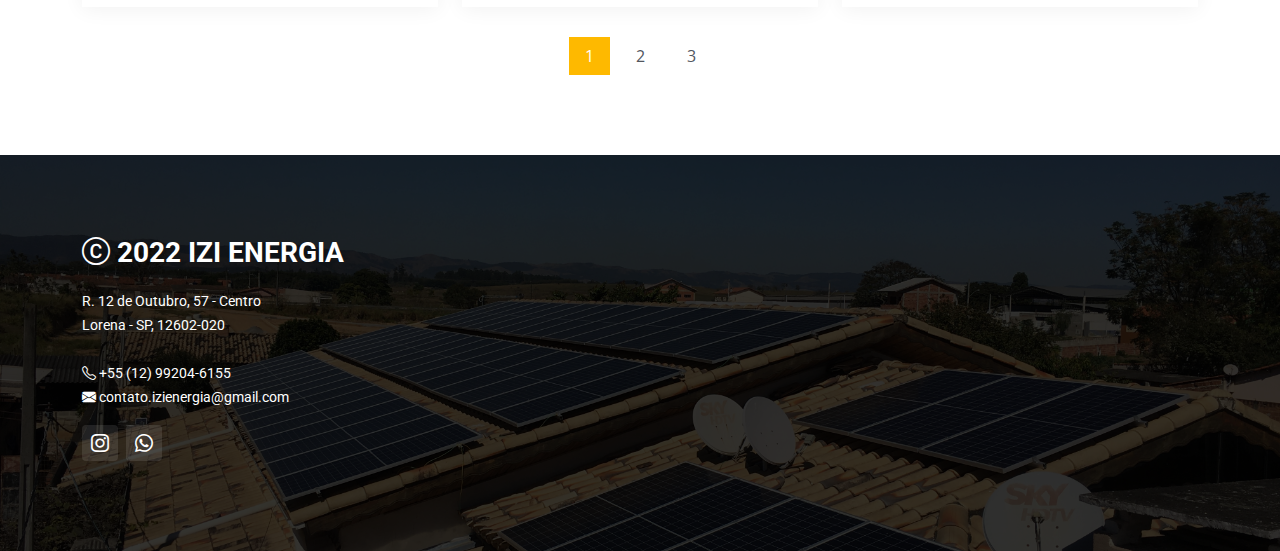
<file: blog.html>
<!DOCTYPE html>
<html lang="en">
  <head>
    <meta charset="utf-8">
    <meta content="width=device-width, initial-scale=1.0" name="viewport">
    <title>IZI Energia</title>
    <meta content="" name="description">
    <meta content="" name="keywords">
    <!-- Favicons -->
    <link href="assets/img/WhatsApp_Image_2023-09-25_at_09.58.25-removebg-preview(1).png" rel="icon">
    <!-- Google Fonts -->
    <link rel="preconnect" href="https://fonts.googleapis.com">
    <link rel="preconnect" href="https://fonts.gstatic.com" crossorigin>
    <link href="https://fonts.googleapis.com/css2?family=Open+Sans:ital,wght@0,300;0,400;0,500;0,600;0,700;1,300;1,400;1,600;1,700&family=Roboto:ital,wght@0,300;0,400;0,500;0,600;0,700;1,300;1,400;1,500;1,600;1,700&family=Work+Sans:ital,wght@0,300;0,400;0,500;0,600;0,700;1,300;1,400;1,500;1,600;1,700&display=swap" rel="stylesheet">
    <!-- Vendor CSS Files -->
    <link href="assets/vendor/bootstrap/css/bootstrap.min.css" rel="stylesheet">
    <link href="assets/vendor/bootstrap-icons/bootstrap-icons.css" rel="stylesheet">
    <link href="assets/vendor/fontawesome-free/css/all.min.css" rel="stylesheet">
    <link href="assets/vendor/aos/aos.css" rel="stylesheet">
    <link href="assets/vendor/glightbox/css/glightbox.min.css" rel="stylesheet">
    <link href="assets/vendor/swiper/swiper-bundle.min.css" rel="stylesheet">
    <!-- Main CSS File -->
    <link href="assets/css/main.css" rel="stylesheet">
  </head>
  <body>
    <!-- ======= Header ======= -->
    <header id="header" class="header d-flex align-items-center">
      <div class="container-fluid container-xl d-flex align-items-center justify-content-between">
        <a href="index.html" class="logo d-flex align-items-center">
          <img src="assets/img/WhatsApp_Image_2023-09-25_at_09.58.25-removebg-preview(1).png" alt="">
          <h1>IZI Energia<span>.</span>
          </h1>
        </a>
        <i class="mobile-nav-toggle mobile-nav-show bi bi-list"></i>
        <i class="mobile-nav-toggle mobile-nav-hide d-none bi bi-x"></i>
        <nav id="navbar" class="navbar">
          <ul>
            <li>
              <a href="index.html">Home</a>
            </li>
            <li>
              <a href="about.html">Quem somos</a>
            </li>
            <li>
              <a href="services.html">Serviços</a>
            </li>
            <li>
              <a href="projects.html">Portfólio</a>
            </li>
            <li>
              <a href="ecommerce.html" class="active">Orçamentos</a>
            </li>
            <li>
              <a href="blog.html">Área de Membros</a>
            </li>
            <li>
              <a href="contact.html">Contato</a>
            </li>
          </ul>
        </nav>
        <!-- .navbar -->
      </div>
    </header>
    <!-- End Header -->

  <main id="main">

    <!-- ======= Breadcrumbs ======= -->
    <div class="breadcrumbs d-flex align-items-center" style="background-image: url('imagens/IMG_7847.JPG');">
      <div class="container position-relative d-flex flex-column align-items-center" data-aos="fade">

        <h2 style="color: #fff;">Cursos e Conteúdo</h2>
        <ol>
          <li><a href="index.html">Home</a></li>
          <li>Área de Membros</li>
        </ol>

      </div>
    </div><!-- End Breadcrumbs -->

    <!-- ======= Blog Section ======= -->
    <section id="blog" class="blog">
      <div class="container" data-aos="fade-up" data-aos-delay="100">

        <div class="row gy-4 posts-list">
<div class="col-xl-4 col-md-6">
            <div class="post-item position-relative h-100">

              <div class="post-img position-relative overflow-hidden">
                <img src="assets/img/blog/maxresdefault.jpg" class="img-fluid" alt="">
                <span class="post-date">05 de Fevereiro</span>
              </div>

              <div class="post-content d-flex flex-column">

                <h3 class="post-title"> LIMPEZA e MANUTENÇÃO de Painéis Solares em Estrutura de LAJE!</h3>

                <div class="meta d-flex align-items-center">
                  <div class="d-flex align-items-center">
                    <i class="bi bi-person"></i> <span class="ps-2">IZI Energia</span>
                  </div>
                  <span class="px-3 text-black-50">/</span>
                  <div class="d-flex align-items-center">
                    <i class="bi bi-folder2"></i> <span class="ps-2">Manutenções</span>
                  </div>
                </div>

                <p>
                  Desvende conosco todos os passos essenciais para a manutenção eficaz dos seus painéis solares.
                </p>

                <hr>

                <a href="blog-details.html" class="readmore stretched-link"><span>Leia Mais</span><i class="bi bi-arrow-right"></i></a>

              </div>

            </div>
          </div><!-- End post list item -->

          
          <div class="col-xl-4 col-md-6">
            <div class="post-item position-relative h-100">

              <div class="post-img position-relative overflow-hidden">
                <img src="assets/img/blog/hq720.jpg" class="img-fluid" alt="">
                <span class="post-date">31 de Janeiro</span>
              </div>

              <div class="post-content d-flex flex-column">

                <h3 class="post-title"> Painel Solar INSTALADO em TELHADO Cerâmico COLONIAL </h3>

                <div class="meta d-flex align-items-center">
                  <div class="d-flex align-items-center">
                    <i class="bi bi-person"></i> <span class="ps-2">IZI Energia</span>
                  </div>
                  <span class="px-3 text-black-50">/</span>
                  <div class="d-flex align-items-center">
                    <i class="bi bi-folder2"></i> <span class="ps-2">Instalações</span>
                  </div>
                </div>

                <p>
                  Este vídeo detalhado de instalação de energia solar fotovoltaica em um telhado colonial guiará você através de cada passo do processo.
                </p>

                <hr>

                <a href="blog-details.html" class="readmore stretched-link"><span>Leia Mais</span><i class="bi bi-arrow-right"></i></a>

              </div>

            </div>
          </div><!-- End post list item -->

          <div class="col-xl-4 col-md-6">
            <div class="post-item position-relative h-100">

              <div class="post-img position-relative overflow-hidden">
                <img src="assets/img/blog/maxresdefault1.jpg" class="img-fluid" alt="">
                <span class="post-date">22 de Janeiro</span>
              </div>

              <div class="post-content d-flex flex-column">

                <h3 class="post-title"> Como Instalar Painel Solar fotovoltaico em LAJE </h3>

                <div class="meta d-flex align-items-center">
                  <div class="d-flex align-items-center">
                    <i class="bi bi-person"></i> <span class="ps-2">IZI Energia</span>
                  </div>
                  <span class="px-3 text-black-50">/</span>
                  <div class="d-flex align-items-center">
                    <i class="bi bi-folder2"></i> <span class="ps-2">Instalações</span>
                  </div>
                </div>

                <p>
                  Neste vídeo, vamos explorar o processo detalhado de instalação de painéis solares fotovoltaicos em estruturas de laje.
                </p>

                <hr>

                <a href="blog-details.html" class="readmore stretched-link"><span>Leia Mais</span><i class="bi bi-arrow-right"></i></a>

              </div>

            </div>
          </div><!-- End post list item -->

          <div class="col-xl-4 col-md-6">
            <div class="post-item position-relative h-100">

              <div class="post-img position-relative overflow-hidden">
                <img src="assets/img/blog/sddefault.jpg" class="img-fluid" alt="">
                <span class="post-date">14 de Janeiro</span>
              </div>

              <div class="post-content d-flex flex-column">

                <h3 class="post-title"> Energia Solar Fotovoltaica: Como Instalar Painel Solar em Telhado Colonial Muito Fácil ! </h3>

                <div class="meta d-flex align-items-center">
                  <div class="d-flex align-items-center">
                    <i class="bi bi-person"></i> <span class="ps-2">IZI Energia</span>
                  </div>
                  <span class="px-3 text-black-50">/</span>
                  <div class="d-flex align-items-center">
                    <i class="bi bi-folder2"></i> <span class="ps-2">Instalações</span>
                  </div>
                </div>

                <p>
                  Bora aprender como instalar energia solar fotovoltaica em telhado colonial de uma maneira muito fácil?
                </p>

                <hr>

                <a href="blog-details.html" class="readmore stretched-link"><span>Leia Mais</span><i class="bi bi-arrow-right"></i></a>

              </div>

            </div>
          </div><!-- End post list item -->

          <div class="col-xl-4 col-md-6">
            <div class="post-item position-relative h-100">

              <div class="post-img position-relative overflow-hidden">
                <img src="assets/img/blog/maxresdefault2.jpg" class="img-fluid" alt="">
                <span class="post-date">20 de Dezembro</span>
              </div>

              <div class="post-content d-flex flex-column">

                <h3 class="post-title"> Energia Solar, Como Instalar Painel Solar com Micro Inversor em Telha Colonial </h3>

                <div class="meta d-flex align-items-center">
                  <div class="d-flex align-items-center">
                    <i class="bi bi-person"></i> <span class="ps-2">IZI Energia</span>
                  </div>
                  <span class="px-3 text-black-50">/</span>
                  <div class="d-flex align-items-center">
                    <i class="bi bi-folder2"></i> <span class="ps-2">Instalações</span>
                  </div>
                </div>

                <p>
                  Bora aprender como instalar painel  de energia solar com micro inversor em telha colonial?
                </p>

                <hr>

                <a href="blog-details.html" class="readmore stretched-link"><span>Leia Mais</span><i class="bi bi-arrow-right"></i></a>

              </div>

            </div>
          </div><!-- End post list item -->

          <div class="col-xl-4 col-md-6">
            <div class="post-item position-relative h-100">

              <div class="post-img position-relative overflow-hidden">
                <img src="assets/img/blog/maxresdefault3.jpg" class="img-fluid" alt="">
                <span class="post-date">16 de Dezembro</span>
              </div>

              <div class="post-content d-flex flex-column">

                <h3 class="post-title"> Energia Solar Fotovoltaica, Como Instalar PAINEL SOLAR na Laje de um Prédio </h3>

                <div class="meta d-flex align-items-center">
                  <div class="d-flex align-items-center">
                    <i class="bi bi-person"></i> <span class="ps-2">IZI Energia</span>
                  </div>
                  <span class="px-3 text-black-50">/</span>
                  <div class="d-flex align-items-center">
                    <i class="bi bi-folder2"></i> <span class="ps-2">Instalações</span>
                  </div>
                </div>

                <p>
                  Nesse vídeo é mostrado como instalar um projeto de energia solar fotovoltaica em laje de prédio e os principais pontos que devem considereados antes da execução.
                </p>

                <hr>

                <a href="blog-details.html" class="readmore stretched-link"><span>Leia Mais</span><i class="bi bi-arrow-right"></i></a>

              </div>

            </div>
          </div><!-- End post list item -->

        </div><!-- End blog posts list -->

        <div class="blog-pagination">
          <ul class="justify-content-center">
            <li class="active"><a href="#">1</a></li>
            <li><a href="#">2</a></li>
            <li><a href="#">3</a></li>
          </ul>
        </div><!-- End blog pagination -->

      </div>
    </section><!-- End Blog Section -->

  </main><!-- End #main -->

  <!-- ======= Footer ======= -->
    <footer id="footer" class="footer">
        <div class="footer-content position-relative">
          <div class="container">
            <div class="row">
              <div class="col-lg-4 col-md-6">
                <div class="footer-info">
                  <h3><i class="bi bi-c-circle"></i> 2022 IZI Energia</h3>
                  <p> R. 12 de Outubro, 57 - Centro <br> Lorena - SP, 12602-020 <br>
                    <br>
                    <strong><i class="bi bi-telephone"></i></strong> +55 (12) 99204-6155 <br>
                    <strong><i class="bi bi-envelope-fill"></i></strong> contato.izienergia@gmail.com <br>
                  </p>
                  <div class="social-links d-flex mt-3">
                    <a href="https://www.instagram.com/izienergia?igsh=a3pub2drbGM5MGhu" class="d-flex align-items-center justify-content-center">
                      <i class="bi bi-instagram"></i>
                    </a>
                    <a href="https://api.whatsapp.com/send/?phone=5512992046155&text&type=phone_number&app_absent=0" class="d-flex align-items-center justify-content-center">
                      <i class="bi bi-whatsapp"></i>
                    </a>
                  </div>
                </div>
              </div>
              <!-- End footer info column-->
      </footer>
      <!-- End Footer -->
      <a href="#" class="scroll-top d-flex align-items-center justify-content-center">
        <i class="bi bi-arrow-up-short"></i>
      </a>
      <div id="preloader"></div>
      <!-- Vendor JS Files -->
      <script src="assets/vendor/bootstrap/js/bootstrap.bundle.min.js"></script>
      <script src="assets/vendor/aos/aos.js"></script>
      <script src="assets/vendor/glightbox/js/glightbox.min.js"></script>
      <script src="assets/vendor/isotope-layout/isotope.pkgd.min.js"></script>
      <script src="assets/vendor/swiper/swiper-bundle.min.js"></script>
      <script src="assets/vendor/purecounter/purecounter_vanilla.js"></script>
      <script src="assets/vendor/php-email-form/validate.js"></script>
      <!-- Template Main JS File -->
      <script src="assets/js/main.js"></script>
    </body>
  </html>
</file>
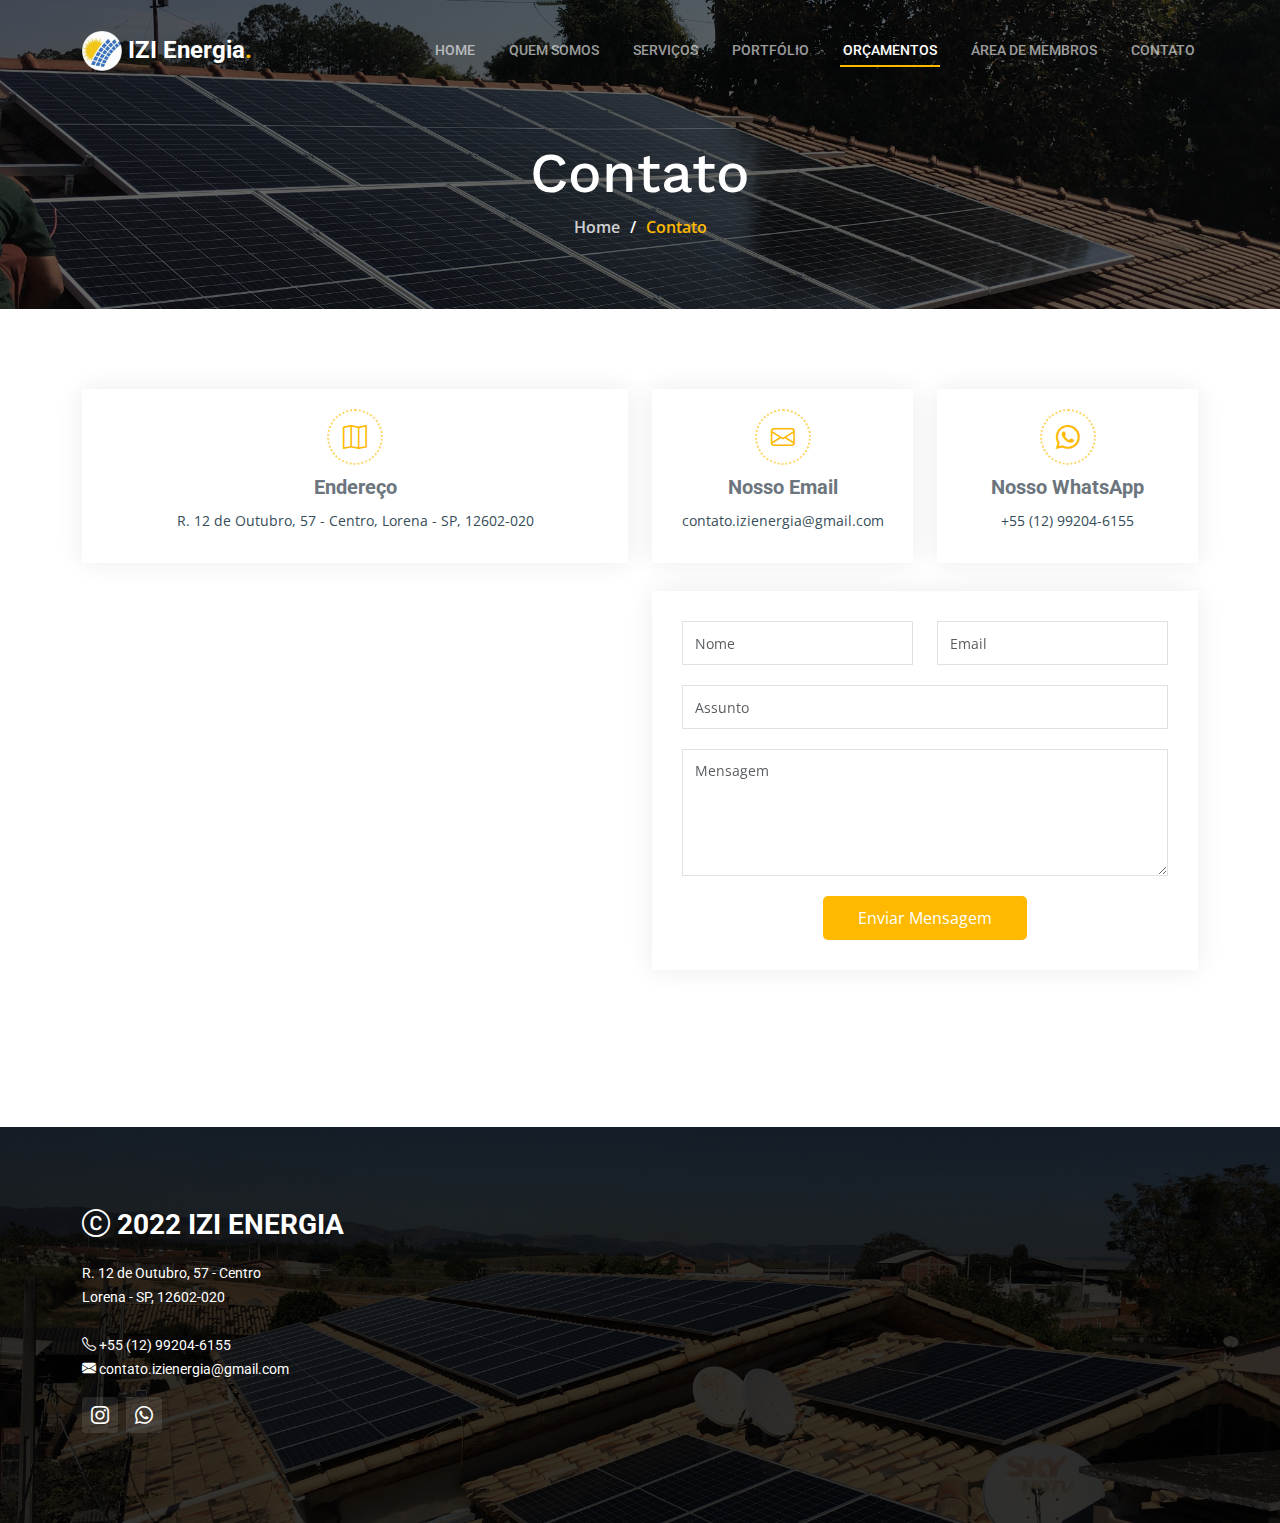
<file: contact.html>
<!DOCTYPE html>
<html lang="en">
  <head>
    <meta charset="utf-8">
    <meta content="width=device-width, initial-scale=1.0" name="viewport">
    <title>IZI Energia</title>
    <meta content="" name="description">
    <meta content="" name="keywords">
    <!-- Favicons -->
    <link href="assets/img/WhatsApp_Image_2023-09-25_at_09.58.25-removebg-preview(1).png" rel="icon">
    <!-- Google Fonts -->
    <link rel="preconnect" href="https://fonts.googleapis.com">
    <link rel="preconnect" href="https://fonts.gstatic.com" crossorigin>
    <link href="https://fonts.googleapis.com/css2?family=Open+Sans:ital,wght@0,300;0,400;0,500;0,600;0,700;1,300;1,400;1,600;1,700&family=Roboto:ital,wght@0,300;0,400;0,500;0,600;0,700;1,300;1,400;1,500;1,600;1,700&family=Work+Sans:ital,wght@0,300;0,400;0,500;0,600;0,700;1,300;1,400;1,500;1,600;1,700&display=swap" rel="stylesheet">
    <!-- Vendor CSS Files -->
    <link href="assets/vendor/bootstrap/css/bootstrap.min.css" rel="stylesheet">
    <link href="assets/vendor/bootstrap-icons/bootstrap-icons.css" rel="stylesheet">
    <link href="assets/vendor/fontawesome-free/css/all.min.css" rel="stylesheet">
    <link href="assets/vendor/aos/aos.css" rel="stylesheet">
    <link href="assets/vendor/glightbox/css/glightbox.min.css" rel="stylesheet">
    <link href="assets/vendor/swiper/swiper-bundle.min.css" rel="stylesheet">
    <!-- Main CSS File -->
    <link href="assets/css/main.css" rel="stylesheet">
  </head>
  <body>
    <!-- ======= Header ======= -->
    <header id="header" class="header d-flex align-items-center">
      <div class="container-fluid container-xl d-flex align-items-center justify-content-between">
        <a href="index.html" class="logo d-flex align-items-center">
          <img src="assets/img/WhatsApp_Image_2023-09-25_at_09.58.25-removebg-preview(1).png" alt="">
          <h1>IZI Energia<span>.</span>
          </h1>
        </a>
        <i class="mobile-nav-toggle mobile-nav-show bi bi-list"></i>
        <i class="mobile-nav-toggle mobile-nav-hide d-none bi bi-x"></i>
        <nav id="navbar" class="navbar">
          <ul>
            <li>
              <a href="index.html">Home</a>
            </li>
            <li>
              <a href="about.html">Quem somos</a>
            </li>
            <li>
              <a href="services.html">Serviços</a>
            </li>
            <li>
              <a href="projects.html">Portfólio</a>
            </li>
            <li>
              <a href="ecommerce.html" class="active">Orçamentos</a>
            </li>
            <li>
              <a href="blog.html">Área de Membros</a>
            </li>
            <li>
              <a href="contact.html">Contato</a>
            </li>
          </ul>
        </nav>
        <!-- .navbar -->
      </div>
    </header>
    <!-- End Header -->
    <main id="main">
      <!-- ======= Breadcrumbs ======= -->
      <div class="breadcrumbs d-flex align-items-center" style="background-image: url('imagens/IMG_7847.JPG');">
        <div class="container position-relative d-flex flex-column align-items-center" data-aos="fade">
          <h2 style="color:#fff">Contato</h2>
          <ol>
            <li>
              <a href="index.html">Home</a>
            </li>
            <li>Contato</li>
          </ol>
        </div>
      </div>
      <!-- End Breadcrumbs -->
      <!-- ======= Contact Section ======= -->
      <section id="contact" class="contact">
        <div class="container" data-aos="fade-up" data-aos-delay="100">
          <div class="row gy-4">
            <div class="col-lg-6">
              <div class="info-item  d-flex flex-column justify-content-center align-items-center">
                <i class="bi bi-map"></i>
                <h3>Endereço</h3>
                <p>R. 12 de Outubro, 57 - Centro, Lorena - SP, 12602-020</p>
              </div>
            </div>
            <!-- End Info Item -->
            <div class="col-lg-3 col-md-6">
              <div class="info-item d-flex flex-column justify-content-center align-items-center">
                <i class="bi bi-envelope"></i>
                <h3>Nosso Email</h3>
                <p>contato.izienergia@gmail.com</p>
              </div>
            </div>
            <!-- End Info Item -->
            <div class="col-lg-3 col-md-6">
              <div class="info-item  d-flex flex-column justify-content-center align-items-center">
                <i class="bi bi-whatsapp"></i>
                <h3>Nosso WhatsApp</h3>
                <p>+55 (12) 99204-6155</p>
              </div>
            </div>
            <!-- End Info Item -->
          </div>
          <div class="row gy-4 mt-1">
            <div class="col-lg-6 ">
              <iframe src="https://www.google.com/maps/embed?pb=!1m18!1m12!1m3!1d3680.0090841318824!2d-45.123666224769494!3d-22.727903731502302!2m3!1f0!2f0!3f0!3m2!1i1024!2i768!4f13.1!3m3!1m2!1s0x94ccc8e585fd0359%3A0x94cdc41f11da24fb!2sR.%2012%20de%20Outubro%2C%2057%20-%20Centro%2C%20Lorena%20-%20SP%2C%2012602-020!5e0!3m2!1spt-BR!2sbr!4v1704835390416!5m2!1spt-BR!2sbr" width="600" height="450" style="border:0;" allowfullscreen="" loading="lazy" referrerpolicy="no-referrer-when-downgrade"></iframe>
            </div>
            <!-- End Google Maps -->
            <div class="col-lg-6">
              <form id="contactForm" action="https://api.web3forms.com/submit" method="POST" role="form" class="php-email-form">
                <div class="row gy-4">
                  <input type="hidden" name="access_key" value="c7831fb5-6d28-477e-9759-10666b288e7b">
                  <div class="col-lg-6 form-group">
                    <input type="text" name="name" class="form-control" id="name" placeholder="Nome" required>
                  </div>
                  <div class="col-lg-6 form-group">
                    <input type="email" class="form-control" name="email" id="email" placeholder="Email" required>
                  </div>
                </div>
                <div class="form-group">
                  <input type="text" class="form-control" name="subject" id="subject" placeholder="Assunto" required>
                </div>
                <div class="form-group">
                  <textarea class="form-control" name="message" rows="5" placeholder="Mensagem" required></textarea>
                </div>
                <div class="my-3 success-message" style="display: none;">
                  <div class="loading">Loading</div>
                  <div class="error-message">
                    <p>Enviado</p>
                  </div>
                  <div class="sent-message">Your message has been sent. Thank you!</div>
                </div>
                <div class="text-center">
                  <button type="submit">Enviar Mensagem</button>
                </div>
              </form>
              <script>
                document.addEventListener('DOMContentLoaded', function() {
                  var contactForm = document.getElementById('contactForm');
                  var successMessage = document.querySelector('.success-message');

                  contactForm.addEventListener('submit', function(event) {
                    event.preventDefault();
                    successMessage.style.display = 'block';
                    contactForm.reset();

                    setTimeout(function() {
                      successMessage.style.display = 'none';
                    }, 500);
                  });
                });
              </script>
            </div>
            <!-- End Contact Form -->
          </div>
        </div>
      </section>
      <!-- End Contact Section -->
    </main>
    <!-- End #main -->
    <!-- ======= Footer ======= -->
    <footer id="footer" class="footer">
      <div class="footer-content position-relative">
        <div class="container">
          <div class="row">
            <div class="col-lg-4 col-md-6">
              <div class="footer-info">
                <h3><i class="bi bi-c-circle"></i> 2022 IZI Energia</h3>
                <p> R. 12 de Outubro, 57 - Centro <br> Lorena - SP, 12602-020 <br>
                  <br>
                  <strong><i class="bi bi-telephone"></i></strong> +55 (12) 99204-6155 <br>
                  <strong><i class="bi bi-envelope-fill"></i></strong> contato.izienergia@gmail.com <br>
                </p>
                <div class="social-links d-flex mt-3">
                  <a href="https://www.instagram.com/izienergia?igsh=a3pub2drbGM5MGhu" class="d-flex align-items-center justify-content-center">
                    <i class="bi bi-instagram"></i>
                  </a>
                  <a href="https://api.whatsapp.com/send/?phone=5512992046155&text&type=phone_number&app_absent=0" class="d-flex align-items-center justify-content-center">
                    <i class="bi bi-whatsapp"></i>
                  </a>
                </div>
              </div>
            </div>
            <!-- End footer info column-->
    </footer>
    <!-- End Footer -->
    <a href="#" class="scroll-top d-flex align-items-center justify-content-center">
      <i class="bi bi-arrow-up-short"></i>
    </a>
    <div id="preloader"></div>
    <!-- Vendor JS Files -->
    <script src="assets/vendor/bootstrap/js/bootstrap.bundle.min.js"></script>
    <script src="assets/vendor/aos/aos.js"></script>
    <script src="assets/vendor/glightbox/js/glightbox.min.js"></script>
    <script src="assets/vendor/isotope-layout/isotope.pkgd.min.js"></script>
    <script src="assets/vendor/swiper/swiper-bundle.min.js"></script>
    <script src="assets/vendor/purecounter/purecounter_vanilla.js"></script>
    <script src="assets/vendor/php-email-form/validate.js"></script>
    <!-- Template Main JS File -->
    <script src="assets/js/main.js"></script>
  </body>
</html>
</file>
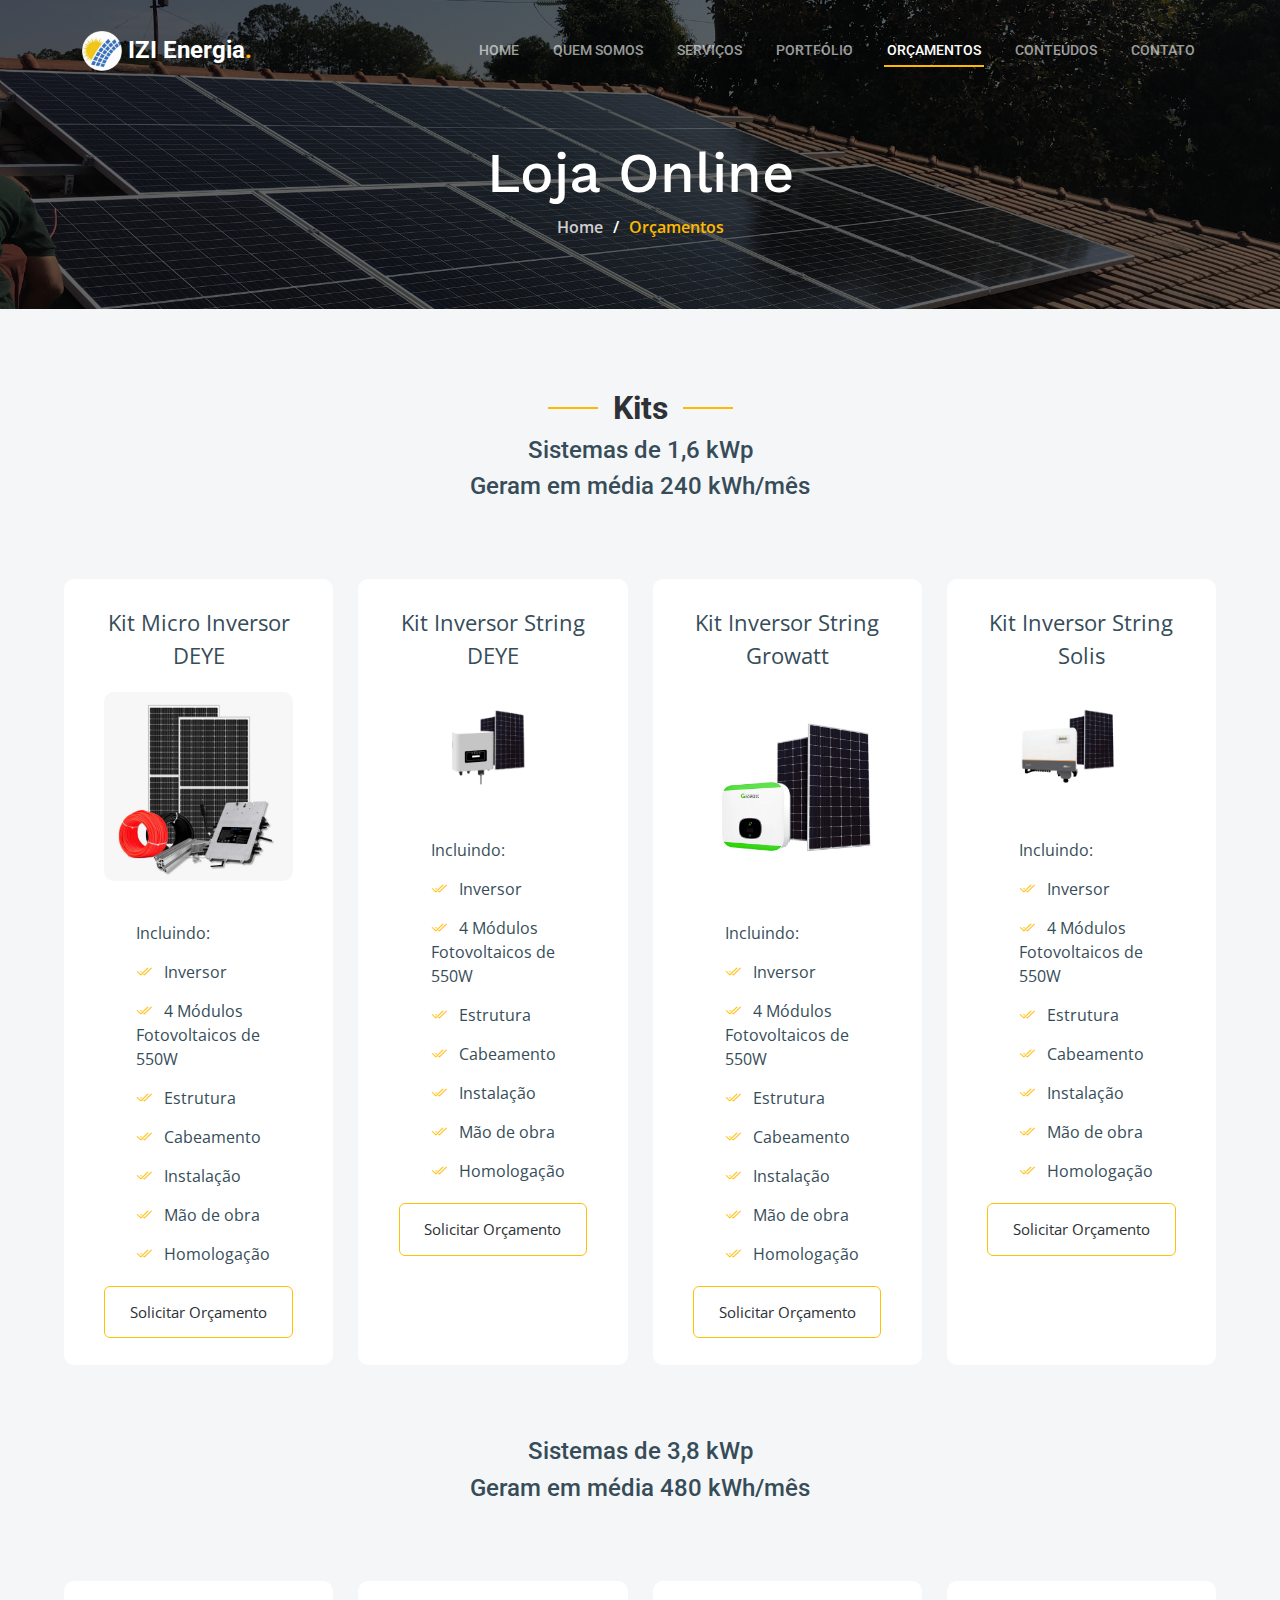
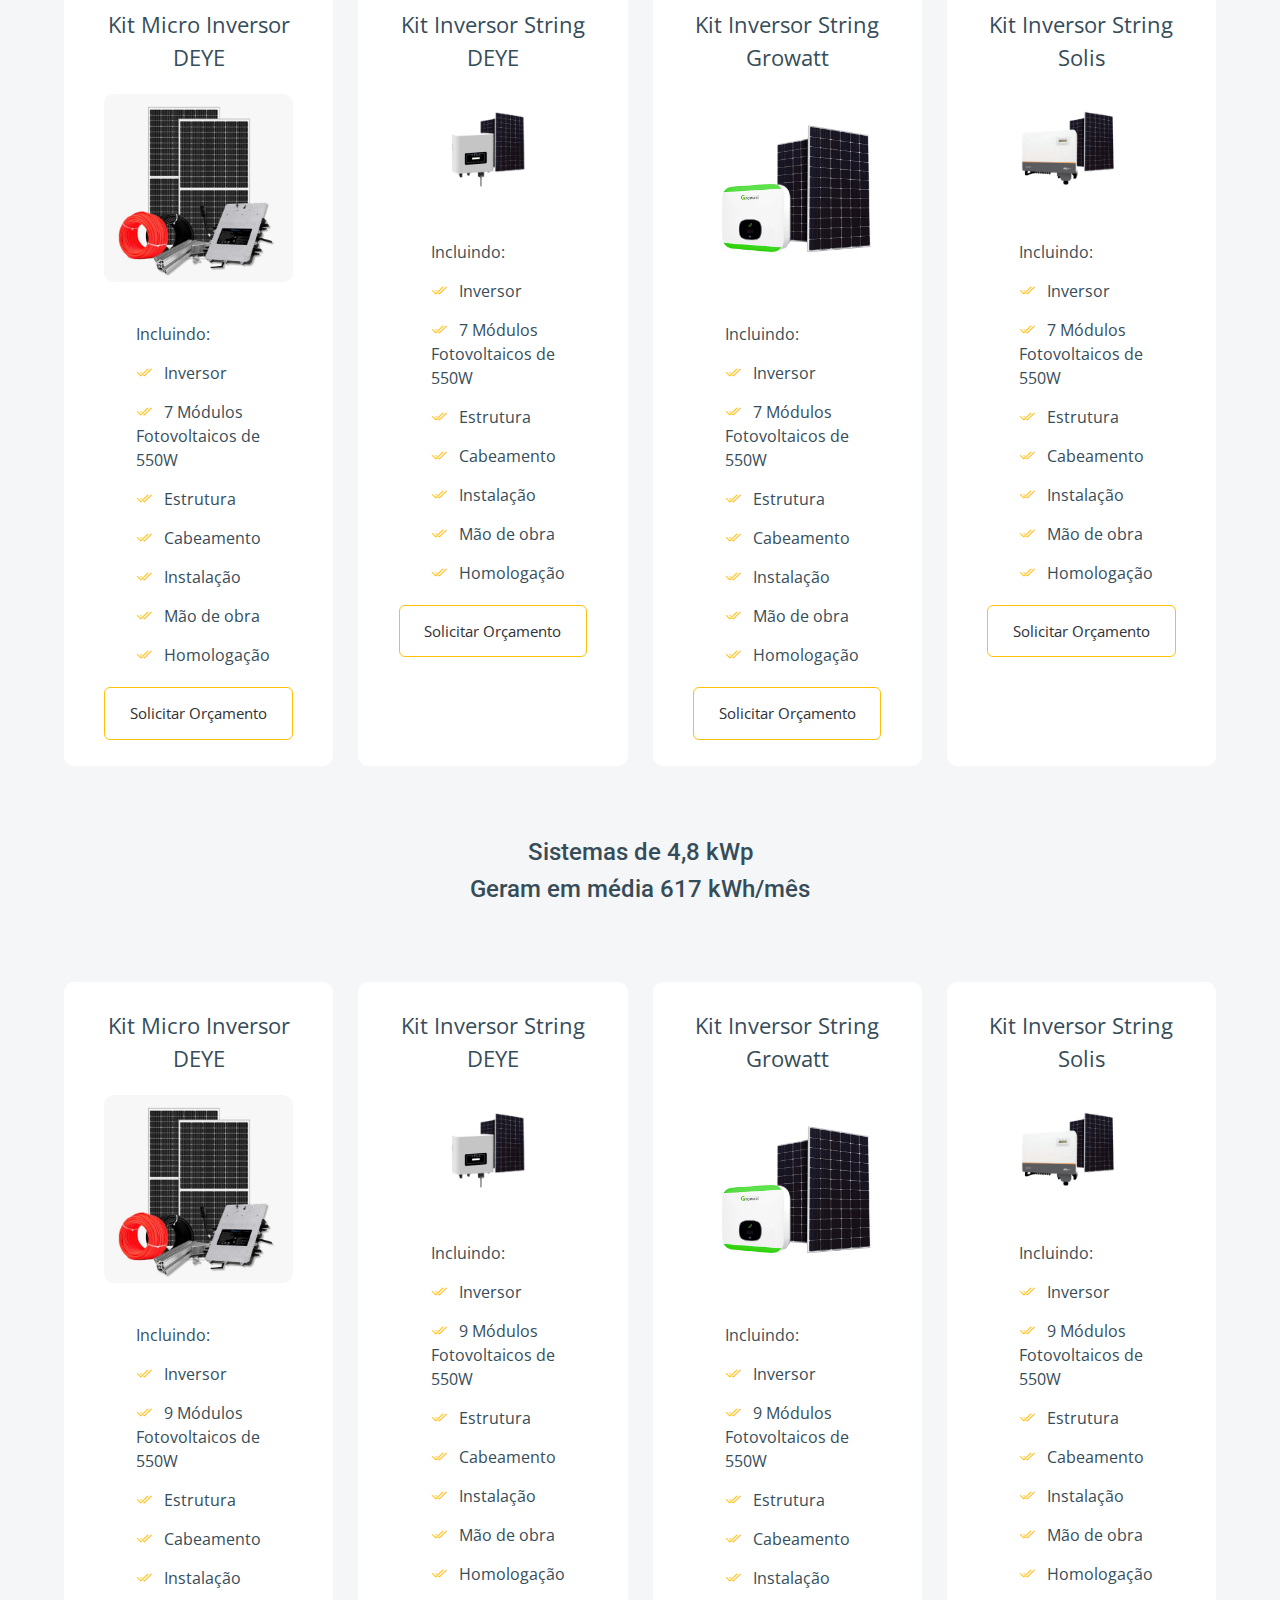
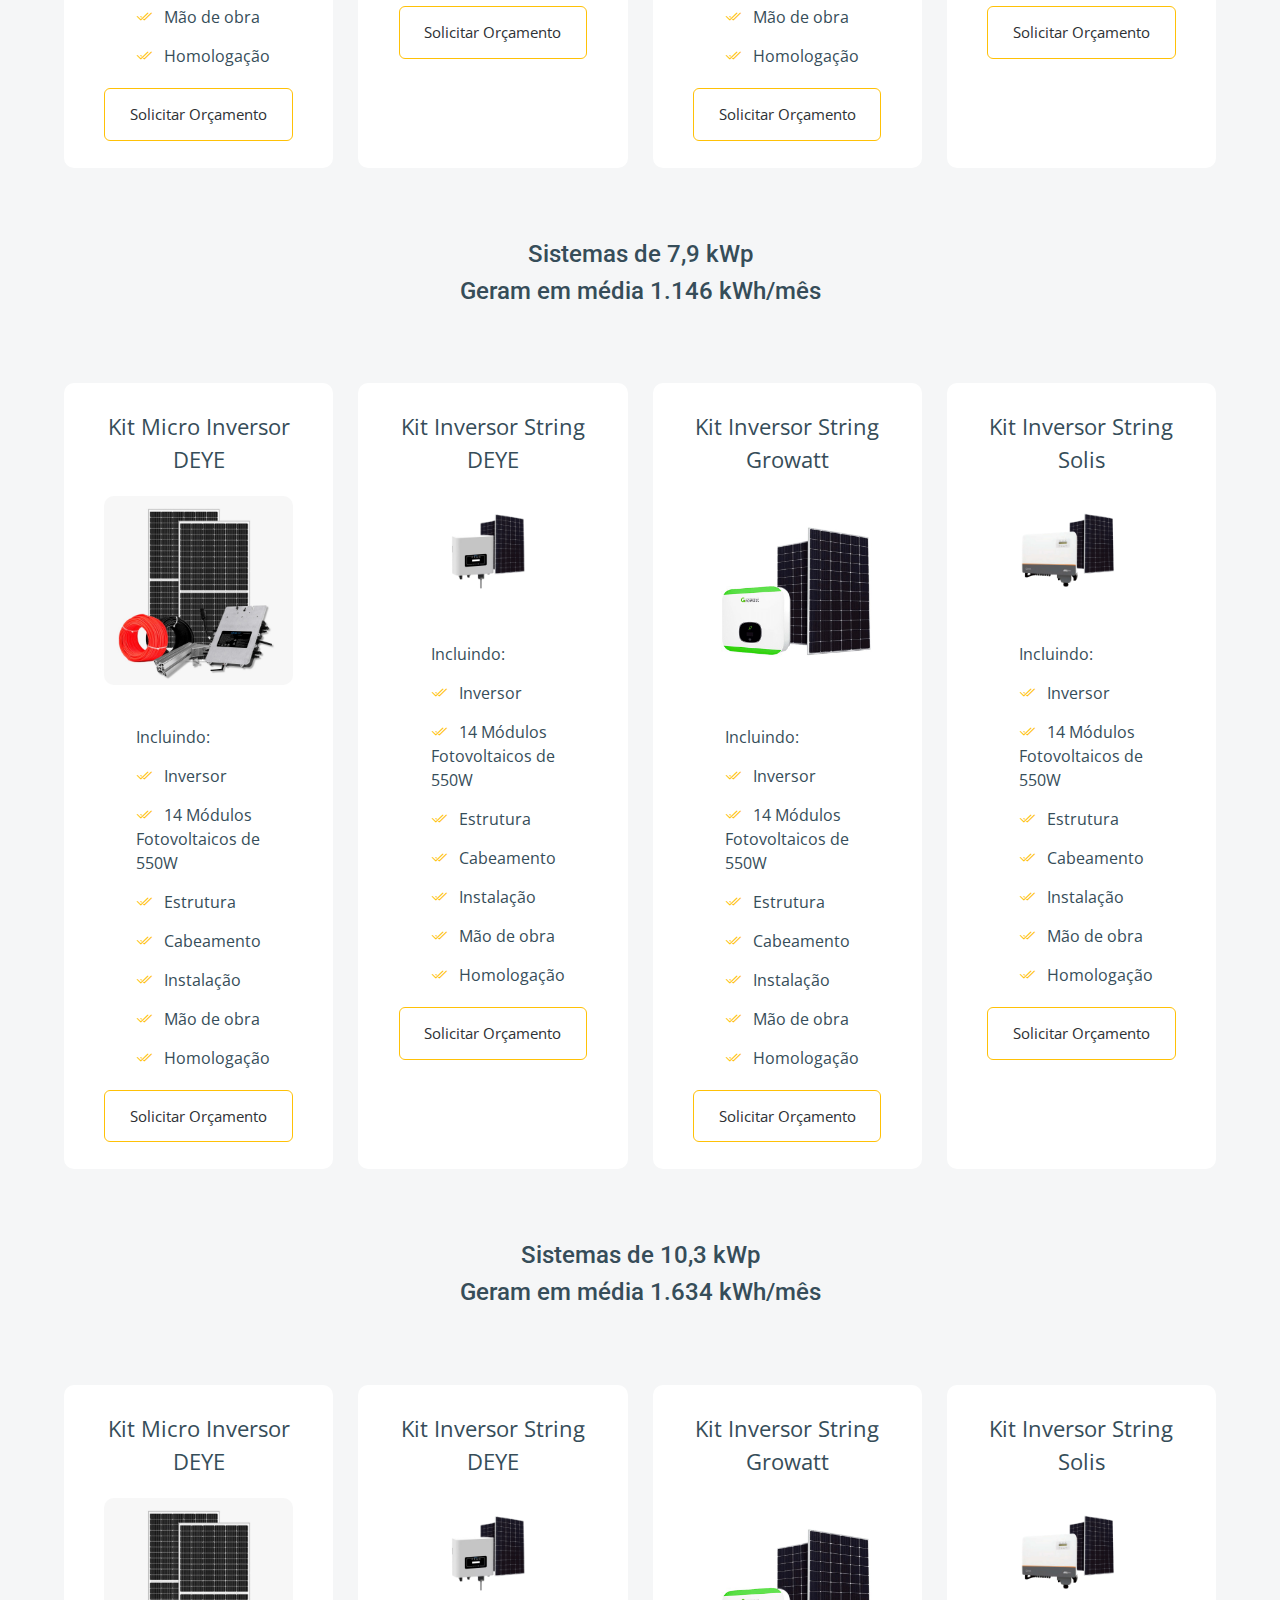
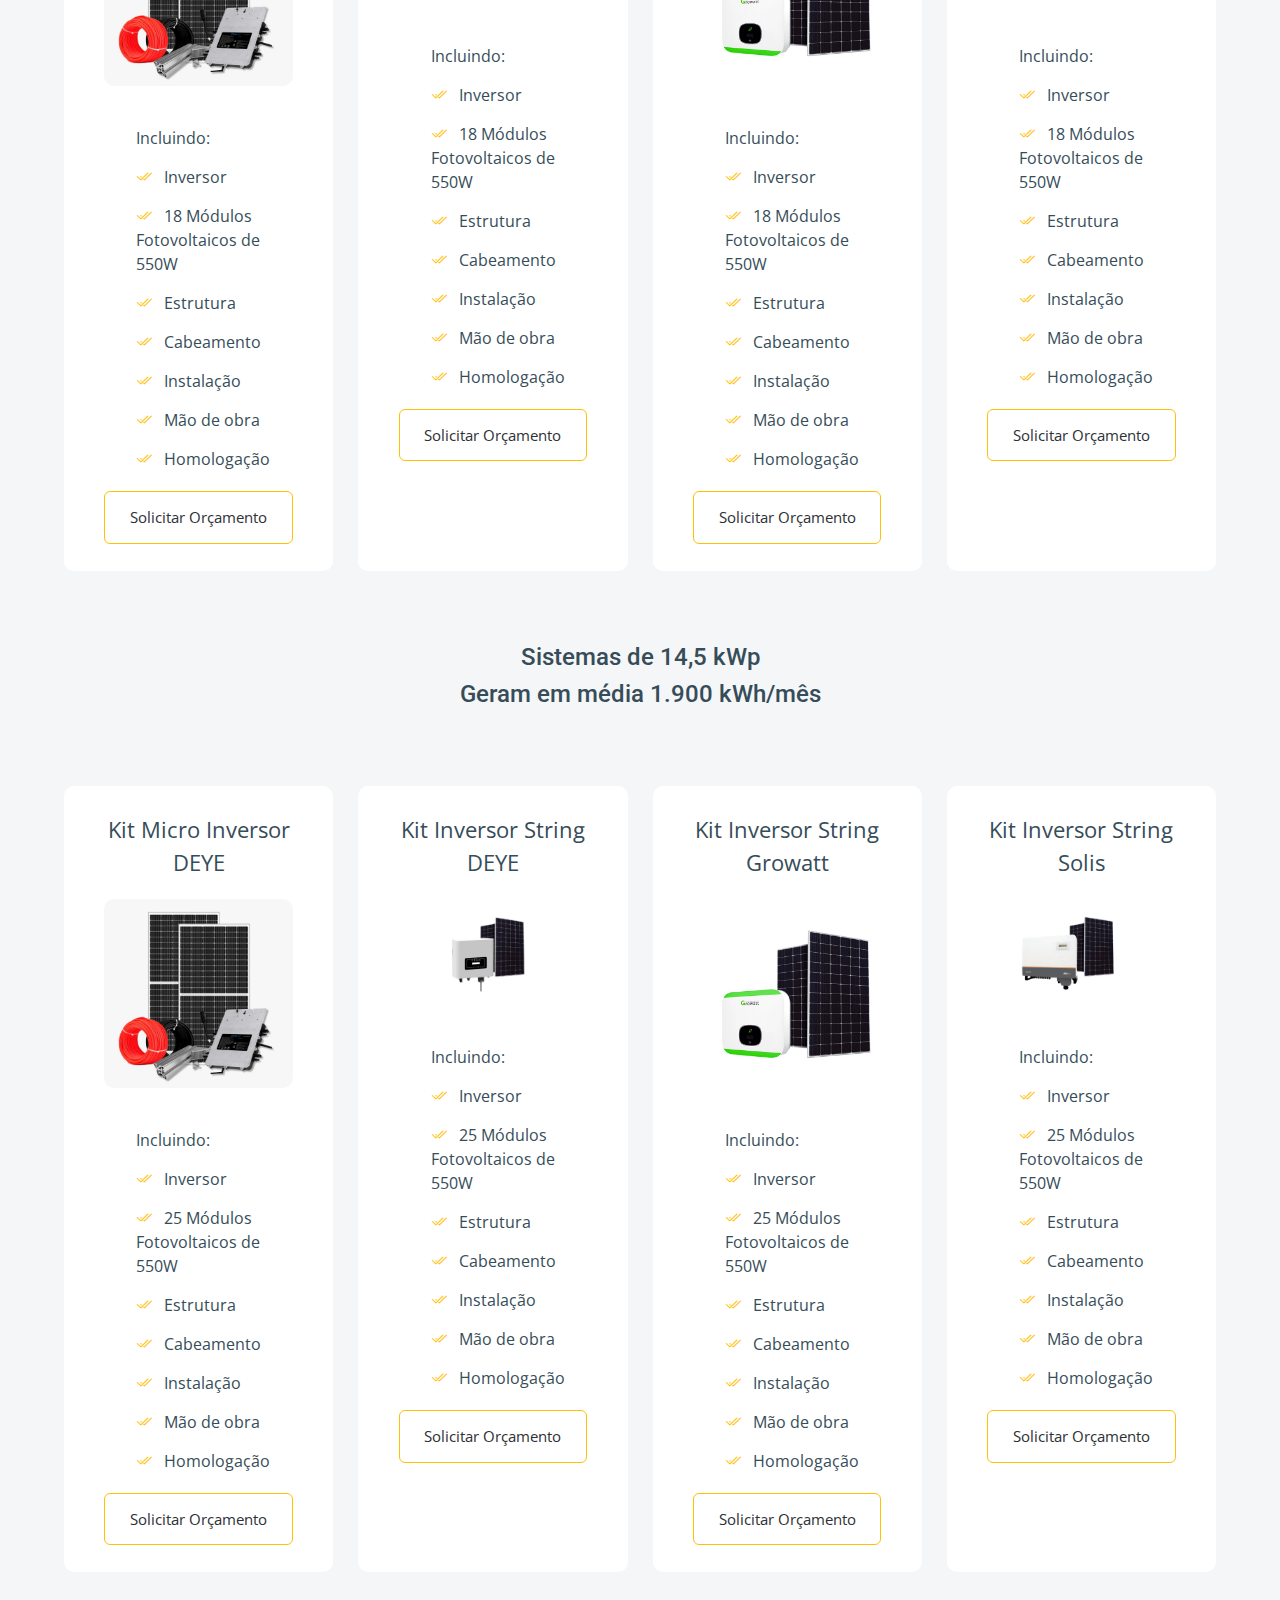
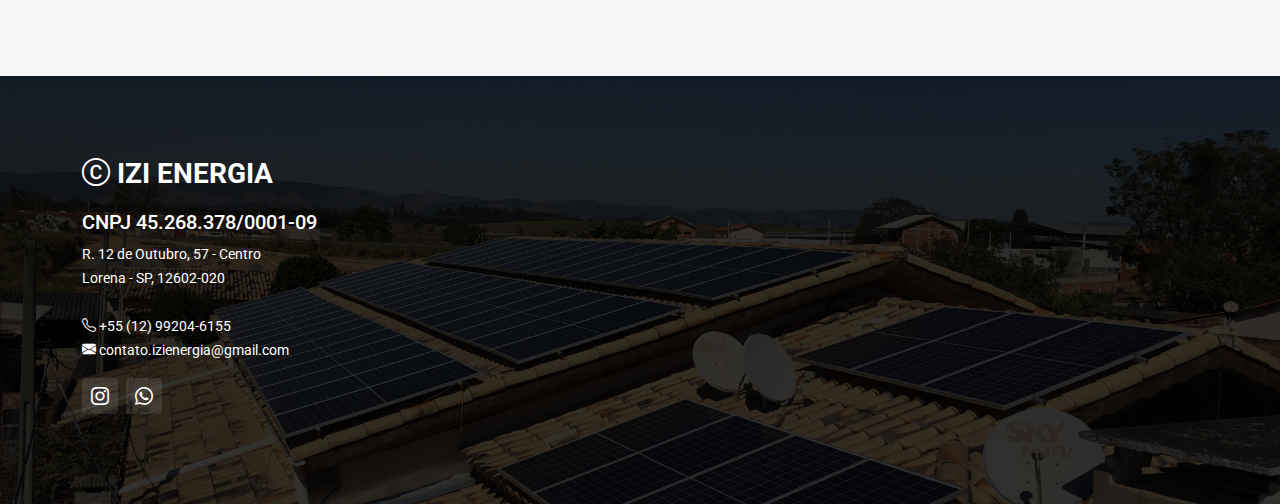
<file: ecommerce.html>
<!DOCTYPE html>
<html lang="en">
  <head>
    <meta charset="utf-8">
    <meta content="width=device-width, initial-scale=1.0" name="viewport">
    <title>IZI Energia</title>
    <meta content="" name="description">
    <meta content="" name="keywords">
    <!-- Favicons -->
    <link href="assets/img/WhatsApp_Image_2023-09-25_at_09.58.25-removebg-preview(1).png" rel="icon">
    <!-- Google Fonts -->
    <link rel="preconnect" href="https://fonts.googleapis.com">
    <link rel="preconnect" href="https://fonts.gstatic.com" crossorigin>
    <link href="https://fonts.googleapis.com/css2?family=Open+Sans:ital,wght@0,300;0,400;0,500;0,600;0,700;1,300;1,400;1,600;1,700&family=Roboto:ital,wght@0,300;0,400;0,500;0,600;0,700;1,300;1,400;1,500;1,600;1,700&family=Work+Sans:ital,wght@0,300;0,400;0,500;0,600;0,700;1,300;1,400;1,500;1,600;1,700&display=swap" rel="stylesheet">
    <!-- Vendor CSS Files -->
    <link href="assets/vendor/bootstrap/css/bootstrap.min.css" rel="stylesheet">
    <link href="assets/vendor/bootstrap-icons/bootstrap-icons.css" rel="stylesheet">
    <link href="assets/vendor/fontawesome-free/css/all.min.css" rel="stylesheet">
    <link href="assets/vendor/aos/aos.css" rel="stylesheet">
    <link href="assets/vendor/glightbox/css/glightbox.min.css" rel="stylesheet">
    <link href="assets/vendor/swiper/swiper-bundle.min.css" rel="stylesheet">
    <!-- Main CSS File -->
    <link href="assets/css/main.css" rel="stylesheet">
  </head>
  <body>
    <!-- ======= Header ======= -->
    <header id="header" class="header d-flex align-items-center">
      <div class="container-fluid container-xl d-flex align-items-center justify-content-between">
        <a href="index.html" class="logo d-flex align-items-center">
          <img src="assets/img/WhatsApp_Image_2023-09-25_at_09.58.25-removebg-preview(1).png" alt="">
          <h1>IZI Energia<span>.</span>
          </h1>
        </a>
        <i class="mobile-nav-toggle mobile-nav-show bi bi-list"></i>
        <i class="mobile-nav-toggle mobile-nav-hide d-none bi bi-x"></i>
        <nav id="navbar" class="navbar">
          <ul>
            <li>
              <a href="index.html">Home</a>
            </li>
            <li>
              <a href="about.html">Quem somos</a>
            </li>
            <li>
              <a href="services.html">Serviços</a>
            </li>
            <li>
              <a href="projects.html">Portfólio</a>
            </li>
            <li>
              <a href="ecommerce.html" class="active">Orçamentos</a>
            </li>
            <li>
              <a href="blog.html">Conteúdos</a>
            </li>
            <li>
              <a href="contact.html">Contato</a>
            </li>
          </ul>
        </nav>
        <!-- .navbar -->
      </div>
    </header>
    <!-- End Header -->
    <main id="main">
      <!-- ======= Breadcrumbs ======= -->
      <div class="breadcrumbs d-flex align-items-center" style="background-image: url('imagens/IMG_7847.JPG');">
        <div class="container position-relative d-flex flex-column align-items-center" data-aos="fade">
          <h2 style="color: #fff;">Loja Online</h2>
          <ol>
            <li>
              <a href="index.html">Home</a>
            </li>
            <li>Orçamentos</li>
          </ol>
        </div>
      </div>
      <!-- End Breadcrumbs -->
      <!-- ======= Orcamento Section ======= -->
      <section class="services section-bg">
        <div class="section-header">
          <h2>Kits</h2>
          <h4>Sistemas de 1,6 kWp</h4>
          <h4>Geram em média 240 kWh/mês</h4>
        </div>
        <div class="orcamento-price-row">
          <div class="orcamento-price-col">
            <p>Kit Micro Inversor DEYE</p>
            <h3>
              <img style="width: 100%; border-radius: 10px;" src="assets/img/kits/IMG-20240115-WA0050.jpg" alt="">
            </h3>
            <ul> Incluindo: 
              <li>
                <i class="bi bi-check2-all"></i> Inversor
              </li>
              <li>
                <i class="bi bi-check2-all"></i> 4 Módulos Fotovoltaicos de 550W
              </li>
              <li>
                <i class="bi bi-check2-all"></i> Estrutura
              </li>
              <li>
                <i class="bi bi-check2-all"></i> Cabeamento
              </li>
              <li>
                <i class="bi bi-check2-all"></i> Instalação
              </li>
              <li>
                <i class="bi bi-check2-all"></i> Mão de obra
              </li>
              <li>
                <i class="bi bi-check2-all"></i> Homologação
              </li>
            </ul>
            <a href="https://api.whatsapp.com/send/?phone=5512992046155&text=Olá,+tenho+interesse+no+Kit+Micro+Inversor+Deye+de+1,6+kWp&type=phone_number&app_absent=0">
              <button>Solicitar Orçamento</button>
            </a>
          </div>
          <div class="orcamento-price-col">
            <p>Kit Inversor String DEYE</p>
            <h3>
              <img style="width: 100%; border-radius: 10px;" src="assets/img/kits/Title Page (1).png" alt="">
            </h3>
            <ul> Incluindo: 
              <li>
                <i class="bi bi-check2-all"></i> Inversor
              </li>
              <li>
                <i class="bi bi-check2-all"></i> 4 Módulos Fotovoltaicos de 550W
              </li>
              <li>
                <i class="bi bi-check2-all"></i> Estrutura
              </li>
              <li>
                <i class="bi bi-check2-all"></i> Cabeamento
              </li>
              <li>
                <i class="bi bi-check2-all"></i> Instalação
              </li>
              <li>
                <i class="bi bi-check2-all"></i> Mão de obra
              </li>
              <li>
                <i class="bi bi-check2-all"></i> Homologação
              </li>
            </ul>
            <a href="https://api.whatsapp.com/send/?phone=5512992046155&text=Olá,+tenho+interesse+no+Kit+Inversor+String+de+1,6+kWp&type=phone_number&app_absent=0">
              <button>Solicitar Orçamento</button>
            </a>
          </div>
          <div class="orcamento-price-col">
            <p>Kit Inversor String Growatt</p>
            <h3>
              <img style="width: 100%; border-radius: 10px;" src="assets/img/kits/IMG-20240115-WA0055.jpg" alt="">
            </h3>
            <ul> Incluindo: 
              <li>
                <i class="bi bi-check2-all"></i> Inversor
              </li>
              <li>
                <i class="bi bi-check2-all"></i> 4 Módulos Fotovoltaicos de 550W
              </li>
              <li>
                <i class="bi bi-check2-all"></i> Estrutura
              </li>
              <li>
                <i class="bi bi-check2-all"></i> Cabeamento
              </li>
              <li>
                <i class="bi bi-check2-all"></i> Instalação
              </li>
              <li>
                <i class="bi bi-check2-all"></i> Mão de obra
              </li>
              <li>
                <i class="bi bi-check2-all"></i> Homologação
              </li>
            </ul>
            <a href="https://api.whatsapp.com/send/?phone=5512992046155&text=Olá,+tenho+interesse+no+Kit+Inversor+String+Growatt+de+1,6+kWp&type=phone_number&app_absent=0">
              <button>Solicitar Orçamento</button>
            </a>
          </div>
          <div class="orcamento-price-col">
            <p>Kit Inversor String Solis</p>
            <h3>
              <img style="width: 100%; border-radius: 10px;" src="assets/img/kits/Title Page.png" alt="">
            </h3>
            <ul> Incluindo: 
              <li>
                <i class="bi bi-check2-all"></i> Inversor
              </li>
              <li>
                <i class="bi bi-check2-all"></i> 4 Módulos Fotovoltaicos de 550W
              </li>
              <li>
                <i class="bi bi-check2-all"></i> Estrutura
              </li>
              <li>
                <i class="bi bi-check2-all"></i> Cabeamento
              </li>
              <li>
                <i class="bi bi-check2-all"></i> Instalação
              </li>
              <li>
                <i class="bi bi-check2-all"></i> Mão de obra
              </li>
              <li>
                <i class="bi bi-check2-all"></i> Homologação
              </li>
            </ul>
            <a href="https://api.whatsapp.com/send/?phone=5512992046155&text=Olá,+tenho+interesse+no+Kit+Inversor+String+Solis+de+1,6+kWp&type=phone_number&app_absent=0">
              <button>Solicitar Orçamento</button>
            </a>
          </div>
        </div><br><br><br>
        <div class="section-header">
          <h4>Sistemas de 3,8 kWp</h4>
          <h4>Geram em média 480 kWh/mês</h4>
        </div>
        <div class="orcamento-price-row">
          <div class="orcamento-price-col">
            <p>Kit Micro Inversor DEYE</p>
            <h3>
              <img style="width: 100%; border-radius: 10px;" src="assets/img/kits/IMG-20240115-WA0050.jpg" alt="">
            </h3>
            <ul> Incluindo: 
              <li>
                <i class="bi bi-check2-all"></i> Inversor
              </li>
              <li>
                <i class="bi bi-check2-all"></i> 7 Módulos Fotovoltaicos de 550W
              </li>
              <li>
                <i class="bi bi-check2-all"></i> Estrutura
              </li>
              <li>
                <i class="bi bi-check2-all"></i> Cabeamento
              </li>
              <li>
                <i class="bi bi-check2-all"></i> Instalação
              </li>
              <li>
                <i class="bi bi-check2-all"></i> Mão de obra
              </li>
              <li>
                <i class="bi bi-check2-all"></i> Homologação
              </li>
            </ul>
            <a href="https://api.whatsapp.com/send/?phone=5512992046155&text=Olá,+tenho+interesse+no+Kit+Micro+Inversor+Deye+de+3,8+kWp&type=phone_number&app_absent=0">
              <button>Solicitar Orçamento</button>
            </a>
          </div>
          <div class="orcamento-price-col">
            <p>Kit Inversor String DEYE</p>
            <h3>
              <img style="width: 100%; border-radius: 10px;" src="assets/img/kits/Title Page (1).png" alt="">
            </h3>
            <ul> Incluindo: 
              <li>
                <i class="bi bi-check2-all"></i> Inversor
              </li>
              <li>
                <i class="bi bi-check2-all"></i> 7 Módulos Fotovoltaicos de 550W
              </li>
              <li>
                <i class="bi bi-check2-all"></i> Estrutura
              </li>
              <li>
                <i class="bi bi-check2-all"></i> Cabeamento
              </li>
              <li>
                <i class="bi bi-check2-all"></i> Instalação
              </li>
              <li>
                <i class="bi bi-check2-all"></i> Mão de obra
              </li>
              <li>
                <i class="bi bi-check2-all"></i> Homologação
              </li>
            </ul>
            <a href="https://api.whatsapp.com/send/?phone=5512992046155&text=Olá,+tenho+interesse+no+Kit+Inversor+String+Deye+de+3,8+kWp&type=phone_number&app_absent=0">
              <button>Solicitar Orçamento</button>
            </a>
          </div>
          <div class="orcamento-price-col">
            <p>Kit Inversor String Growatt</p>
            <h3>
              <img style="width: 100%; border-radius: 10px;" src="assets/img/kits/IMG-20240115-WA0055.jpg" alt="">
            </h3>
            <ul> Incluindo: 
              <li>
                <i class="bi bi-check2-all"></i> Inversor
              </li>
              <li>
                <i class="bi bi-check2-all"></i> 7 Módulos Fotovoltaicos de 550W
              </li>
              <li>
                <i class="bi bi-check2-all"></i> Estrutura
              </li>
              <li>
                <i class="bi bi-check2-all"></i> Cabeamento
              </li>
              <li>
                <i class="bi bi-check2-all"></i> Instalação
              </li>
              <li>
                <i class="bi bi-check2-all"></i> Mão de obra
              </li>
              <li>
                <i class="bi bi-check2-all"></i> Homologação
              </li>
            </ul>
            <a href="https://api.whatsapp.com/send/?phone=5512992046155&text=Olá,+tenho+interesse+no+Kit+Inversor+String+Growatt+de+3,8+kWp&type=phone_number&app_absent=0">
              <button>Solicitar Orçamento</button>
            </a>
          </div>
          <div class="orcamento-price-col">
            <p>Kit Inversor String Solis</p>
            <h3>
              <img style="width: 100%; border-radius: 10px;" src="assets/img/kits/Title Page.png" alt="">
            </h3>
            <ul> Incluindo: 
              <li>
                <i class="bi bi-check2-all"></i> Inversor
              </li>
              <li>
                <i class="bi bi-check2-all"></i> 7 Módulos Fotovoltaicos de 550W
              </li>
              <li>
                <i class="bi bi-check2-all"></i> Estrutura
              </li>
              <li>
                <i class="bi bi-check2-all"></i> Cabeamento
              </li>
              <li>
                <i class="bi bi-check2-all"></i> Instalação
              </li>
              <li>
                <i class="bi bi-check2-all"></i> Mão de obra
              </li>
              <li>
                <i class="bi bi-check2-all"></i> Homologação
              </li>
            </ul>
            <a href="https://api.whatsapp.com/send/?phone=5512992046155&text=Olá,+tenho+interesse+no+Kit+Inversor+String+Solis+de+3,8+kWp&type=phone_number&app_absent=0">
              <button>Solicitar Orçamento</button>
            </a>
          </div>
        </div><br><br><br>
        <div class="section-header">
          <h4>Sistemas de 4,8 kWp</h4>
          <h4>Geram em média 617 kWh/mês</h4>
        </div>
        <div class="orcamento-price-row">
          <div class="orcamento-price-col">
            <p>Kit Micro Inversor DEYE</p>
            <h3>
              <img style="width: 100%; border-radius: 10px;" src="assets/img/kits/IMG-20240115-WA0050.jpg" alt="">
            </h3>
            <ul> Incluindo: 
              <li>
                <i class="bi bi-check2-all"></i> Inversor
              </li>
              <li>
                <i class="bi bi-check2-all"></i> 9 Módulos Fotovoltaicos de 550W
              </li>
              <li>
                <i class="bi bi-check2-all"></i> Estrutura
              </li>
              <li>
                <i class="bi bi-check2-all"></i> Cabeamento
              </li>
              <li>
                <i class="bi bi-check2-all"></i> Instalação
              </li>
              <li>
                <i class="bi bi-check2-all"></i> Mão de obra
              </li>
              <li>
                <i class="bi bi-check2-all"></i> Homologação
              </li>
            </ul>
            <a href="https://api.whatsapp.com/send/?phone=5512992046155&text=Olá,+tenho+interesse+no+Kit+Micro+Inversor+Deye+de+4,8+kWp&type=phone_number&app_absent=0">
              <button>Solicitar Orçamento</button>
            </a>
          </div>
          <div class="orcamento-price-col">
            <p>Kit Inversor String DEYE</p>
            <h3>
              <img style="width: 100%; border-radius: 10px;" src="assets/img/kits/Title Page (1).png" alt="">
            </h3>
            <ul> Incluindo: 
              <li>
                <i class="bi bi-check2-all"></i> Inversor
              </li>
              <li>
                <i class="bi bi-check2-all"></i> 9 Módulos Fotovoltaicos de 550W
              </li>
              <li>
                <i class="bi bi-check2-all"></i> Estrutura
              </li>
              <li>
                <i class="bi bi-check2-all"></i> Cabeamento
              </li>
              <li>
                <i class="bi bi-check2-all"></i> Instalação
              </li>
              <li>
                <i class="bi bi-check2-all"></i> Mão de obra
              </li>
              <li>
                <i class="bi bi-check2-all"></i> Homologação
              </li>
            </ul>
            <a href="https://api.whatsapp.com/send/?phone=5512992046155&text=Olá,+tenho+interesse+no+Kit+Inversor+String+Deye+de+4,8+kWp&type=phone_number&app_absent=0">
              <button>Solicitar Orçamento</button>
            </a>
          </div>
          <div class="orcamento-price-col">
            <p>Kit Inversor String Growatt</p>
            <h3>
              <img style="width: 100%; border-radius: 10px;" src="assets/img/kits/IMG-20240115-WA0055.jpg" alt="">
            </h3>
            <ul> Incluindo: 
              <li>
                <i class="bi bi-check2-all"></i> Inversor
              </li>
              <li>
                <i class="bi bi-check2-all"></i> 9 Módulos Fotovoltaicos de 550W
              </li>
              <li>
                <i class="bi bi-check2-all"></i> Estrutura
              </li>
              <li>
                <i class="bi bi-check2-all"></i> Cabeamento
              </li>
              <li>
                <i class="bi bi-check2-all"></i> Instalação
              </li>
              <li>
                <i class="bi bi-check2-all"></i> Mão de obra
              </li>
              <li>
                <i class="bi bi-check2-all"></i> Homologação
              </li>
            </ul>
            <a href="https://api.whatsapp.com/send/?phone=5512992046155&text=Olá,+tenho+interesse+no+Kit+String+Inversor+Growatt+de+4,8+kWp&type=phone_number&app_absent=0">
              <button>Solicitar Orçamento</button>
            </a>
          </div>
          <div class="orcamento-price-col">
            <p>Kit Inversor String Solis</p>
            <h3>
              <img style="width: 100%; border-radius: 10px;" src="assets/img/kits/Title Page.png" alt="">
            </h3>
            <ul> Incluindo: 
              <li>
                <i class="bi bi-check2-all"></i> Inversor
              </li>
              <li>
                <i class="bi bi-check2-all"></i> 9 Módulos Fotovoltaicos de 550W
              </li>
              <li>
                <i class="bi bi-check2-all"></i> Estrutura
              </li>
              <li>
                <i class="bi bi-check2-all"></i> Cabeamento
              </li>
              <li>
                <i class="bi bi-check2-all"></i> Instalação
              </li>
              <li>
                <i class="bi bi-check2-all"></i> Mão de obra
              </li>
              <li>
                <i class="bi bi-check2-all"></i> Homologação
              </li>
            </ul>
            <a href="https://api.whatsapp.com/send/?phone=5512992046155&text=Olá,+tenho+interesse+no+Kit+Inversor+String+Solis+de+4,8+kWp&type=phone_number&app_absent=0">
              <button>Solicitar Orçamento</button>
            </a>
          </div>
        </div><br><br><br>
        <div class="section-header">
          <h4>Sistemas de 7,9 kWp</h4>
          <h4>Geram em média 1.146 kWh/mês</h4>
        </div>
        <div class="orcamento-price-row">
          <div class="orcamento-price-col">
            <p>Kit Micro Inversor DEYE</p>
            <h3>
              <img style="width: 100%; border-radius: 10px;" src="assets/img/kits/IMG-20240115-WA0050.jpg" alt="">
            </h3>
            <ul> Incluindo: 
              <li>
                <i class="bi bi-check2-all"></i> Inversor
              </li>
              <li>
                <i class="bi bi-check2-all"></i> 14 Módulos Fotovoltaicos de 550W
              </li>
              <li>
                <i class="bi bi-check2-all"></i> Estrutura
              </li>
              <li>
                <i class="bi bi-check2-all"></i> Cabeamento
              </li>
              <li>
                <i class="bi bi-check2-all"></i> Instalação
              </li>
              <li>
                <i class="bi bi-check2-all"></i> Mão de obra
              </li>
              <li>
                <i class="bi bi-check2-all"></i> Homologação
              </li>
            </ul>
            <a href="https://api.whatsapp.com/send/?phone=5512992046155&text=Olá,+tenho+interesse+no+Kit+Micro+Inversor+Deye+de+7,9+kWp&type=phone_number&app_absent=0">
              <button>Solicitar Orçamento</button>
            </a>
          </div>
          <div class="orcamento-price-col">
            <p>Kit Inversor String DEYE</p>
            <h3>
              <img style="width: 100%; border-radius: 10px;" src="assets/img/kits/Title Page (1).png" alt="">
            </h3>
            <ul> Incluindo: 
              <li>
                <i class="bi bi-check2-all"></i> Inversor
              </li>
              <li>
                <i class="bi bi-check2-all"></i> 14 Módulos Fotovoltaicos de 550W
              </li>
              <li>
                <i class="bi bi-check2-all"></i> Estrutura
              </li>
              <li>
                <i class="bi bi-check2-all"></i> Cabeamento
              </li>
              <li>
                <i class="bi bi-check2-all"></i> Instalação
              </li>
              <li>
                <i class="bi bi-check2-all"></i> Mão de obra
              </li>
              <li>
                <i class="bi bi-check2-all"></i> Homologação
              </li>
            </ul>
            <a href="https://api.whatsapp.com/send/?phone=5512992046155&text=Olá,+tenho+interesse+no+Kit+String++Deye+de+7,9+kWp&type=phone_number&app_absent=0">
              <button>Solicitar Orçamento</button>
            </a>
          </div>
          <div class="orcamento-price-col">
            <p>Kit Inversor String Growatt</p>
            <h3>
              <img style="width: 100%; border-radius: 10px;" src="assets/img/kits/IMG-20240115-WA0055.jpg" alt="">
            </h3>
            <ul> Incluindo: 
              <li>
                <i class="bi bi-check2-all"></i> Inversor
              </li>
              <li>
                <i class="bi bi-check2-all"></i> 14 Módulos Fotovoltaicos de 550W
              </li>
              <li>
                <i class="bi bi-check2-all"></i> Estrutura
              </li>
              <li>
                <i class="bi bi-check2-all"></i> Cabeamento
              </li>
              <li>
                <i class="bi bi-check2-all"></i> Instalação
              </li>
              <li>
                <i class="bi bi-check2-all"></i> Mão de obra
              </li>
              <li>
                <i class="bi bi-check2-all"></i> Homologação
              </li>
            </ul>
            <a href="https://api.whatsapp.com/send/?phone=5512992046155&text=Olá,+tenho+interesse+no+Kit+Inversor+String+Growatt+de+7,9+kWp&type=phone_number&app_absent=0">
              <button>Solicitar Orçamento</button>
            </a>
          </div>
          <div class="orcamento-price-col">
            <p>Kit Inversor String Solis</p>
            <h3>
              <img style="width: 100%; border-radius: 10px;" src="assets/img/kits/Title Page.png" alt="">
            </h3>
            <ul> Incluindo: 
              <li>
                <i class="bi bi-check2-all"></i> Inversor
              </li>
              <li>
                <i class="bi bi-check2-all"></i> 14 Módulos Fotovoltaicos de 550W
              </li>
              <li>
                <i class="bi bi-check2-all"></i> Estrutura
              </li>
              <li>
                <i class="bi bi-check2-all"></i> Cabeamento
              </li>
              <li>
                <i class="bi bi-check2-all"></i> Instalação
              </li>
              <li>
                <i class="bi bi-check2-all"></i> Mão de obra
              </li>
              <li>
                <i class="bi bi-check2-all"></i> Homologação
              </li>
            </ul>
            <a href="https://api.whatsapp.com/send/?phone=5512992046155&text=Olá,+tenho+interesse+no+Kit+Inversor+String+Solis+de+7,9+kWp&type=phone_number&app_absent=0">
              <button>Solicitar Orçamento</button>
            </a>
          </div>
        </div><br><br><br>
        <div class="section-header">
          <h4>Sistemas de 10,3 kWp</h4>
          <h4>Geram em média 1.634 kWh/mês</h4>
        </div>
        <div class="orcamento-price-row">
          <div class="orcamento-price-col">
            <p>Kit Micro Inversor DEYE</p>
            <h3>
              <img style="width: 100%; border-radius: 10px;" src="assets/img/kits/IMG-20240115-WA0050.jpg" alt="">
            </h3>
            <ul> Incluindo: 
              <li>
                <i class="bi bi-check2-all"></i> Inversor
              </li>
              <li>
                <i class="bi bi-check2-all"></i> 18 Módulos Fotovoltaicos de 550W
              </li>
              <li>
                <i class="bi bi-check2-all"></i> Estrutura
              </li>
              <li>
                <i class="bi bi-check2-all"></i> Cabeamento
              </li>
              <li>
                <i class="bi bi-check2-all"></i> Instalação
              </li>
              <li>
                <i class="bi bi-check2-all"></i> Mão de obra
              </li>
              <li>
                <i class="bi bi-check2-all"></i> Homologação
              </li>
            </ul>
            <a href="https://api.whatsapp.com/send/?phone=5512992046155&text=Olá,+tenho+interesse+no+Kit+Micro+Inversor+Deye+de+10,3+kWp&type=phone_number&app_absent=0">
              <button>Solicitar Orçamento</button>
            </a>
          </div>
          <div class="orcamento-price-col">
            <p>Kit Inversor String DEYE</p>
            <h3>
              <img style="width: 100%; border-radius: 10px;" src="assets/img/kits/Title Page (1).png" alt="">
            </h3>
            <ul> Incluindo: 
              <li>
                <i class="bi bi-check2-all"></i> Inversor
              </li>
              <li>
                <i class="bi bi-check2-all"></i> 18 Módulos Fotovoltaicos de 550W
              </li>
              <li>
                <i class="bi bi-check2-all"></i> Estrutura
              </li>
              <li>
                <i class="bi bi-check2-all"></i> Cabeamento
              </li>
              <li>
                <i class="bi bi-check2-all"></i> Instalação
              </li>
              <li>
                <i class="bi bi-check2-all"></i> Mão de obra
              </li>
              <li>
                <i class="bi bi-check2-all"></i> Homologação
              </li>
            </ul>
            <a href="https://api.whatsapp.com/send/?phone=5512992046155&text=Olá,+tenho+interesse+no+Kit+Inversor+String+Deye+de+10,3+kWp&type=phone_number&app_absent=0">
              <button>Solicitar Orçamento</button>
            </a>
          </div>
          <div class="orcamento-price-col">
            <p>Kit Inversor String Growatt</p>
            <h3>
              <img style="width: 100%; border-radius: 10px;" src="assets/img/kits/IMG-20240115-WA0055.jpg" alt="">
            </h3>
            <ul> Incluindo: 
              <li>
                <i class="bi bi-check2-all"></i> Inversor
              </li>
              <li>
                <i class="bi bi-check2-all"></i> 18 Módulos Fotovoltaicos de 550W
              </li>
              <li>
                <i class="bi bi-check2-all"></i> Estrutura
              </li>
              <li>
                <i class="bi bi-check2-all"></i> Cabeamento
              </li>
              <li>
                <i class="bi bi-check2-all"></i> Instalação
              </li>
              <li>
                <i class="bi bi-check2-all"></i> Mão de obra
              </li>
              <li>
                <i class="bi bi-check2-all"></i> Homologação
              </li>
            </ul>
            <a href="https://api.whatsapp.com/send/?phone=5512992046155&text=Olá,+tenho+interesse+no+Kit+Inversor+String+Growatt+de+10,3+kWp&type=phone_number&app_absent=0">
              <button>Solicitar Orçamento</button>
            </a>
          </div>
          <div class="orcamento-price-col">
            <p>Kit Inversor String Solis</p>
            <h3>
              <img style="width: 100%; border-radius: 10px;" src="assets/img/kits/Title Page.png" alt="">
            </h3>
            <ul> Incluindo: 
              <li>
                <i class="bi bi-check2-all"></i> Inversor
              </li>
              <li>
                <i class="bi bi-check2-all"></i> 18 Módulos Fotovoltaicos de 550W
              </li>
              <li>
                <i class="bi bi-check2-all"></i> Estrutura
              </li>
              <li>
                <i class="bi bi-check2-all"></i> Cabeamento
              </li>
              <li>
                <i class="bi bi-check2-all"></i> Instalação
              </li>
              <li>
                <i class="bi bi-check2-all"></i> Mão de obra
              </li>
              <li>
                <i class="bi bi-check2-all"></i> Homologação
              </li>
            </ul>
            <a href="https://api.whatsapp.com/send/?phone=5512992046155&text=Olá,+tenho+interesse+no+Kit+Inversor+String+Solis+de+10,3+kWp&type=phone_number&app_absent=0">
              <button>Solicitar Orçamento</button>
            </a>
          </div>
        </div><br><br><br>
        <div class="section-header">
          <h4>Sistemas de 14,5 kWp</h4>
          <h4>Geram em média 1.900 kWh/mês</h4>
        </div>
        <div class="orcamento-price-row">
          <div class="orcamento-price-col">
            <p>Kit Micro Inversor DEYE</p>
            <h3>
              <img style="width: 100%; border-radius: 10px;" src="assets/img/kits/IMG-20240115-WA0050.jpg" alt="">
            </h3>
            <ul> Incluindo: 
              <li>
                <i class="bi bi-check2-all"></i> Inversor
              </li>
              <li>
                <i class="bi bi-check2-all"></i> 25 Módulos Fotovoltaicos de 550W
              </li>
              <li>
                <i class="bi bi-check2-all"></i> Estrutura
              </li>
              <li>
                <i class="bi bi-check2-all"></i> Cabeamento
              </li>
              <li>
                <i class="bi bi-check2-all"></i> Instalação
              </li>
              <li>
                <i class="bi bi-check2-all"></i> Mão de obra
              </li>
              <li>
                <i class="bi bi-check2-all"></i> Homologação
              </li>
            </ul>
            <a href="https://api.whatsapp.com/send/?phone=5512992046155&text=Olá,+tenho+interesse+no+Kit+Micro+Inversor+Deye+de+14,5+kWp&type=phone_number&app_absent=0">
              <button>Solicitar Orçamento</button>
            </a>
          </div>
          <div class="orcamento-price-col">
            <p>Kit Inversor String DEYE</p>
            <h3>
              <img style="width: 100%; border-radius: 10px;" src="assets/img/kits/Title Page (1).png" alt="">
            </h3>
            <ul> Incluindo: 
              <li>
                <i class="bi bi-check2-all"></i> Inversor
              </li>
              <li>
                <i class="bi bi-check2-all"></i> 25 Módulos Fotovoltaicos de 550W
              </li>
              <li>
                <i class="bi bi-check2-all"></i> Estrutura
              </li>
              <li>
                <i class="bi bi-check2-all"></i> Cabeamento
              </li>
              <li>
                <i class="bi bi-check2-all"></i> Instalação
              </li>
              <li>
                <i class="bi bi-check2-all"></i> Mão de obra
              </li>
              <li>
                <i class="bi bi-check2-all"></i> Homologação
              </li>
            </ul>
            <a href="https://api.whatsapp.com/send/?phone=5512992046155&text=Olá,+tenho+interesse+no+Kit+Inversor+String+Deye+de+14,5+kWp&type=phone_number&app_absent=0">
              <button>Solicitar Orçamento</button>
            </a>
          </div>
          <div class="orcamento-price-col">
            <p>Kit Inversor String Growatt</p>
            <h3>
              <img style="width: 100%; border-radius: 10px;" src="assets/img/kits/IMG-20240115-WA0055.jpg" alt="">
            </h3>
            <ul> Incluindo: 
              <li>
                <i class="bi bi-check2-all"></i> Inversor
              </li>
              <li>
                <i class="bi bi-check2-all"></i> 25 Módulos Fotovoltaicos de 550W
              </li>
              <li>
                <i class="bi bi-check2-all"></i> Estrutura
              </li>
              <li>
                <i class="bi bi-check2-all"></i> Cabeamento
              </li>
              <li>
                <i class="bi bi-check2-all"></i> Instalação
              </li>
              <li>
                <i class="bi bi-check2-all"></i> Mão de obra
              </li>
              <li>
                <i class="bi bi-check2-all"></i> Homologação
              </li>
            </ul>
            <a href="https://api.whatsapp.com/send/?phone=5512992046155&text=Olá,+tenho+interesse+no+Kit+Inversor+String+Growatt+de+14,5+kWp&type=phone_number&app_absent=0">
              <button>Solicitar Orçamento</button>
            </a>
          </div>
          <div class="orcamento-price-col">
            <p>Kit Inversor String Solis</p>
            <h3>
              <img style="width: 100%; border-radius: 10px;" src="assets/img/kits/Title Page.png" alt="">
            </h3>
            <ul> Incluindo: 
              <li>
                <i class="bi bi-check2-all"></i> Inversor
              </li>
              <li>
                <i class="bi bi-check2-all"></i> 25 Módulos Fotovoltaicos de 550W
              </li>
              <li>
                <i class="bi bi-check2-all"></i> Estrutura
              </li>
              <li>
                <i class="bi bi-check2-all"></i> Cabeamento
              </li>
              <li>
                <i class="bi bi-check2-all"></i> Instalação
              </li>
              <li>
                <i class="bi bi-check2-all"></i> Mão de obra
              </li>
              <li>
                <i class="bi bi-check2-all"></i> Homologação
              </li>
            </ul>
            <a href="https://api.whatsapp.com/send/?phone=5512992046155&text=Olá,+tenho+interesse+no+Kit+Inversor+String+Solis+de+14,5+kWp&type=phone_number&app_absent=0">
              <button>Solicitar Orçamento</button>
            </a>
          </div>
        </div><br>
            <!-- End feature item-->
          </div>
        </div>
      </section>
      <!-- End Servie Cards Section -->
    </main>
    <!-- End #main -->
    <!-- ======= Footer ======= -->
    <footer id="footer" class="footer">
      <div class="footer-content position-relative">
        <div class="container">
          <div class="row">
            <div class="col-lg-4 col-md-6">
              <div class="footer-info">
                <h3><i class="bi bi-c-circle"></i> IZI Energia</h3>
                <h5>CNPJ 45.268.378/0001-09</h5>
                <p> R. 12 de Outubro, 57 - Centro <br> Lorena - SP, 12602-020 <br>
                  <br>
                  <strong><i class="bi bi-telephone"></i></strong> +55 (12) 99204-6155 <br>
                  <strong><i class="bi bi-envelope-fill"></i></strong> contato.izienergia@gmail.com <br>
                </p>
                <div class="social-links d-flex mt-3">
                  <a href="https://www.instagram.com/izienergia?igsh=a3pub2drbGM5MGhu" class="d-flex align-items-center justify-content-center">
                    <i class="bi bi-instagram"></i>
                  </a>
                  <a href="https://api.whatsapp.com/send/?phone=5512992046155&text&type=phone_number&app_absent=0" class="d-flex align-items-center justify-content-center">
                    <i class="bi bi-whatsapp"></i>
                  </a>
                </div>
              </div>
            </div>
            <!-- End footer info column-->
    </footer>
    <!-- End Footer -->
    <a href="#" class="scroll-top d-flex align-items-center justify-content-center">
      <i class="bi bi-arrow-up-short"></i>
    </a>
    <div id="preloader"></div>
    <!-- Vendor JS Files -->
    <script src="assets/vendor/bootstrap/js/bootstrap.bundle.min.js"></script>
    <script src="assets/vendor/aos/aos.js"></script>
    <script src="assets/vendor/glightbox/js/glightbox.min.js"></script>
    <script src="assets/vendor/isotope-layout/isotope.pkgd.min.js"></script>
    <script src="assets/vendor/swiper/swiper-bundle.min.js"></script>
    <script src="assets/vendor/purecounter/purecounter_vanilla.js"></script>
    <script src="assets/vendor/php-email-form/validate.js"></script>
    <!-- Template Main JS File -->
    <script src="assets/js/main.js"></script>
  </body>
</html>
</file>
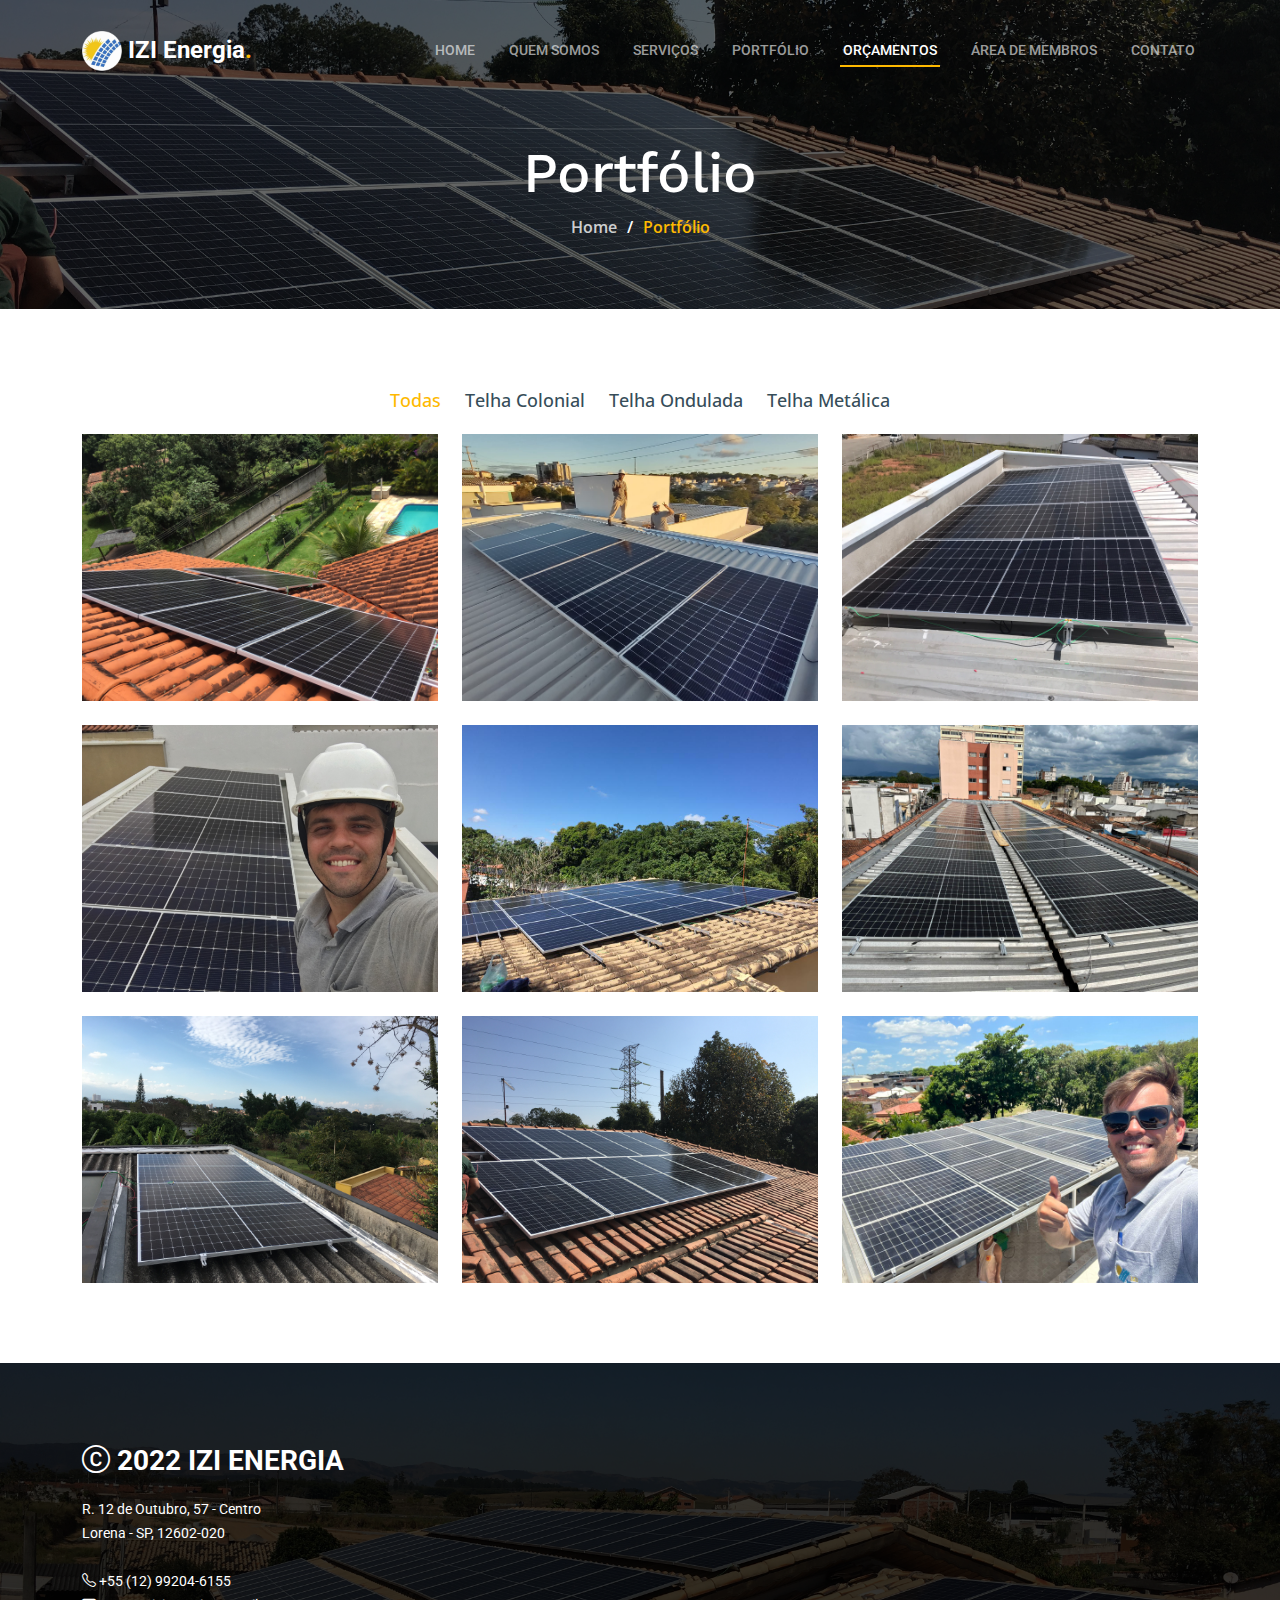
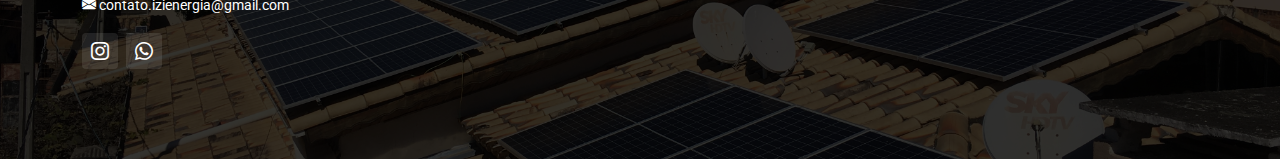
<file: projects.html>
<!DOCTYPE html>
<html lang="en">
  <head>
    <meta charset="utf-8">
    <meta content="width=device-width, initial-scale=1.0" name="viewport">
    <title>IZI Energia</title>
    <meta content="" name="description">
    <meta content="" name="keywords">
    <!-- Favicons -->
    <link href="assets/img/WhatsApp_Image_2023-09-25_at_09.58.25-removebg-preview(1).png" rel="icon">
    <!-- Google Fonts -->
    <link rel="preconnect" href="https://fonts.googleapis.com">
    <link rel="preconnect" href="https://fonts.gstatic.com" crossorigin>
    <link href="https://fonts.googleapis.com/css2?family=Open+Sans:ital,wght@0,300;0,400;0,500;0,600;0,700;1,300;1,400;1,600;1,700&family=Roboto:ital,wght@0,300;0,400;0,500;0,600;0,700;1,300;1,400;1,500;1,600;1,700&family=Work+Sans:ital,wght@0,300;0,400;0,500;0,600;0,700;1,300;1,400;1,500;1,600;1,700&display=swap" rel="stylesheet">
    <!-- Vendor CSS Files -->
    <link href="assets/vendor/bootstrap/css/bootstrap.min.css" rel="stylesheet">
    <link href="assets/vendor/bootstrap-icons/bootstrap-icons.css" rel="stylesheet">
    <link href="assets/vendor/fontawesome-free/css/all.min.css" rel="stylesheet">
    <link href="assets/vendor/aos/aos.css" rel="stylesheet">
    <link href="assets/vendor/glightbox/css/glightbox.min.css" rel="stylesheet">
    <link href="assets/vendor/swiper/swiper-bundle.min.css" rel="stylesheet">
    <!-- Main CSS File -->
    <link href="assets/css/main.css" rel="stylesheet">
  </head>
  <body>
    <!-- ======= Header ======= -->
    <header id="header" class="header d-flex align-items-center">
      <div class="container-fluid container-xl d-flex align-items-center justify-content-between">
        <a href="index.html" class="logo d-flex align-items-center">
          <img src="assets/img/WhatsApp_Image_2023-09-25_at_09.58.25-removebg-preview(1).png" alt="">
          <h1>IZI Energia<span>.</span>
          </h1>
        </a>
        <i class="mobile-nav-toggle mobile-nav-show bi bi-list"></i>
        <i class="mobile-nav-toggle mobile-nav-hide d-none bi bi-x"></i>
        <nav id="navbar" class="navbar">
          <ul>
            <li>
              <a href="index.html">Home</a>
            </li>
            <li>
              <a href="about.html">Quem somos</a>
            </li>
            <li>
              <a href="services.html">Serviços</a>
            </li>
            <li>
              <a href="projects.html">Portfólio</a>
            </li>
            <li>
              <a href="ecommerce.html" class="active">Orçamentos</a>
            </li>
            <li>
              <a href="blog.html">Área de Membros</a>
            </li>
            <li>
              <a href="contact.html">Contato</a>
            </li>
          </ul>
        </nav>
        <!-- .navbar -->
      </div>
    </header>
    <!-- End Header -->
    <main id="main">
      <!-- ======= Breadcrumbs ======= -->
      <div class="breadcrumbs d-flex align-items-center" style="background-image: url('imagens/IMG_7847.JPG');">
        <div class="container position-relative d-flex flex-column align-items-center" data-aos="fade">
          <h2 style="color: #fff;">Portfólio</h2>
          <ol>
            <li>
              <a href="index.html">Home</a>
            </li>
            <li>Portfólio</li>
          </ol>
        </div>
      </div>
      <!-- End Breadcrumbs -->
      <!-- ======= Our Projects Section ======= -->
      <section id="projects" class="projects">
        <div class="container" data-aos="fade-up">
          <div class="portfolio-isotope" data-portfolio-filter="*" data-portfolio-layout="masonry" data-portfolio-sort="original-order">
            <ul class="portfolio-flters" data-aos="fade-up" data-aos-delay="100">
              <li data-filter="*" class="filter-active">Todas</li>
              <li data-filter=".filter-colonial">Telha Colonial</li>
              <li data-filter=".filter-ondulada">Telha Ondulada</li>
              <li data-filter=".filter-metalica">Telha Metálica</li>
            </ul>
            <!-- End Projects Filters -->
            <div class="row gy-4 portfolio-container" data-aos="fade-up" data-aos-delay="200">
              <div class="col-lg-4 col-md-6 portfolio-item filter-colonial">
                <div class="portfolio-content h-100">
                  <img src="imagens/213d57e6-773a-4fa8-ad03-41996a6e822c.jpg" class="img-fluid" alt="">
                </div>
              </div>
              <!-- End Projects Item -->
              <div class="col-lg-4 col-md-6 portfolio-item filter-ondulada">
                <div class="portfolio-content h-100">
                  <img src="imagens/baefd6ba-6827-4d7c-93e9-e152ac1e4877.jpg" class="img-fluid" alt="">
                </div>
              </div>
              <!-- End Projects Item -->
              <div class="col-lg-4 col-md-6 portfolio-item filter-metalica">
                <div class="portfolio-content h-100">
                  <img src="imagens/0f34385a-69cc-44bc-b657-ba154f37d8b6.jpg" class="img-fluid" alt="">
                </div>
              </div>
              <!-- End Projects Item -->
              <div class="col-lg-4 col-md-6 portfolio-item filter-colonial">
                <div class="portfolio-content h-100">
                  <img src="imagens/cfe9cd81-dd08-4665-8447-b240044d3476.jpg" class="img-fluid" alt="">
                </div>
              </div>
              <!-- End Projects Item -->
              <div class="col-lg-4 col-md-6 portfolio-item filter-ondulada">
                <div class="portfolio-content h-100">
                  <img src="imagens/IMG_2367.JPG" class="img-fluid" alt="">
                </div>
              </div>
              <!-- End Projects Item -->
              <div class="col-lg-4 col-md-6 portfolio-item filter-metalica">
                <div class="portfolio-content h-100">
                  <img src="imagens/WhatsApp Image 2023-12-29 at 13.27.16.jpeg" class="img-fluid" alt="">
                </div>
              </div>
              <!-- End Projects Item -->
              <div class="col-lg-4 col-md-6 portfolio-item filter-colonial">
                <div class="portfolio-content h-100">
                  <img src="imagens/IMG_7847.JPG" class="img-fluid" alt="">
                </div>
              </div>
              <!-- End Projects Item -->
              <div class="col-lg-4 col-md-6 portfolio-item filter-ondulada">
                <div class="portfolio-content h-100">
                  <img src="imagens/IMG_7715.JPG" class="img-fluid" alt="">
                </div>
              </div>
              <!-- End Projects Item -->
              <div class="col-lg-4 col-md-6 portfolio-item filter-metalica">
                <div class="portfolio-content h-100">
                  <img src="imagens/IMG-20231229-WA0013.jpg" class="img-fluid" alt="">
                </div>
              </div>
              <!-- End Projects Item -->
            </div>
            <!-- End Projects Container -->
          </div>
        </div>
      </section>
      <!-- End Our Projects Section -->
    </main>
    <!-- End #main -->
    <!-- ======= Footer ======= -->
    <footer id="footer" class="footer">
      <div class="footer-content position-relative">
        <div class="container">
          <div class="row">
            <div class="col-lg-4 col-md-6">
              <div class="footer-info">
                <h3><i class="bi bi-c-circle"></i> 2022 IZI Energia</h3>
                <p> R. 12 de Outubro, 57 - Centro <br> Lorena - SP, 12602-020 <br>
                  <br>
                  <strong><i class="bi bi-telephone"></i></strong> +55 (12) 99204-6155 <br>
                  <strong><i class="bi bi-envelope-fill"></i></strong> contato.izienergia@gmail.com <br>
                </p>
                <div class="social-links d-flex mt-3">
                  <a href="https://www.instagram.com/izienergia?igsh=a3pub2drbGM5MGhu" class="d-flex align-items-center justify-content-center">
                    <i class="bi bi-instagram"></i>
                  </a>
                  <a href="https://api.whatsapp.com/send/?phone=5512992046155&text&type=phone_number&app_absent=0" class="d-flex align-items-center justify-content-center">
                    <i class="bi bi-whatsapp"></i>
                  </a>
                </div>
              </div>
            </div>
            <!-- End footer info column-->
    </footer>
    <!-- End Footer -->
    <a href="#" class="scroll-top d-flex align-items-center justify-content-center">
      <i class="bi bi-arrow-up-short"></i>
    </a>
    <div id="preloader"></div>
    <!-- Vendor JS Files -->
    <script src="assets/vendor/bootstrap/js/bootstrap.bundle.min.js"></script>
    <script src="assets/vendor/aos/aos.js"></script>
    <script src="assets/vendor/glightbox/js/glightbox.min.js"></script>
    <script src="assets/vendor/isotope-layout/isotope.pkgd.min.js"></script>
    <script src="assets/vendor/swiper/swiper-bundle.min.js"></script>
    <script src="assets/vendor/purecounter/purecounter_vanilla.js"></script>
    <script src="assets/vendor/php-email-form/validate.js"></script>
    <!-- Template Main JS File -->
    <script src="assets/js/main.js"></script>
  </body>
</html>
</file>
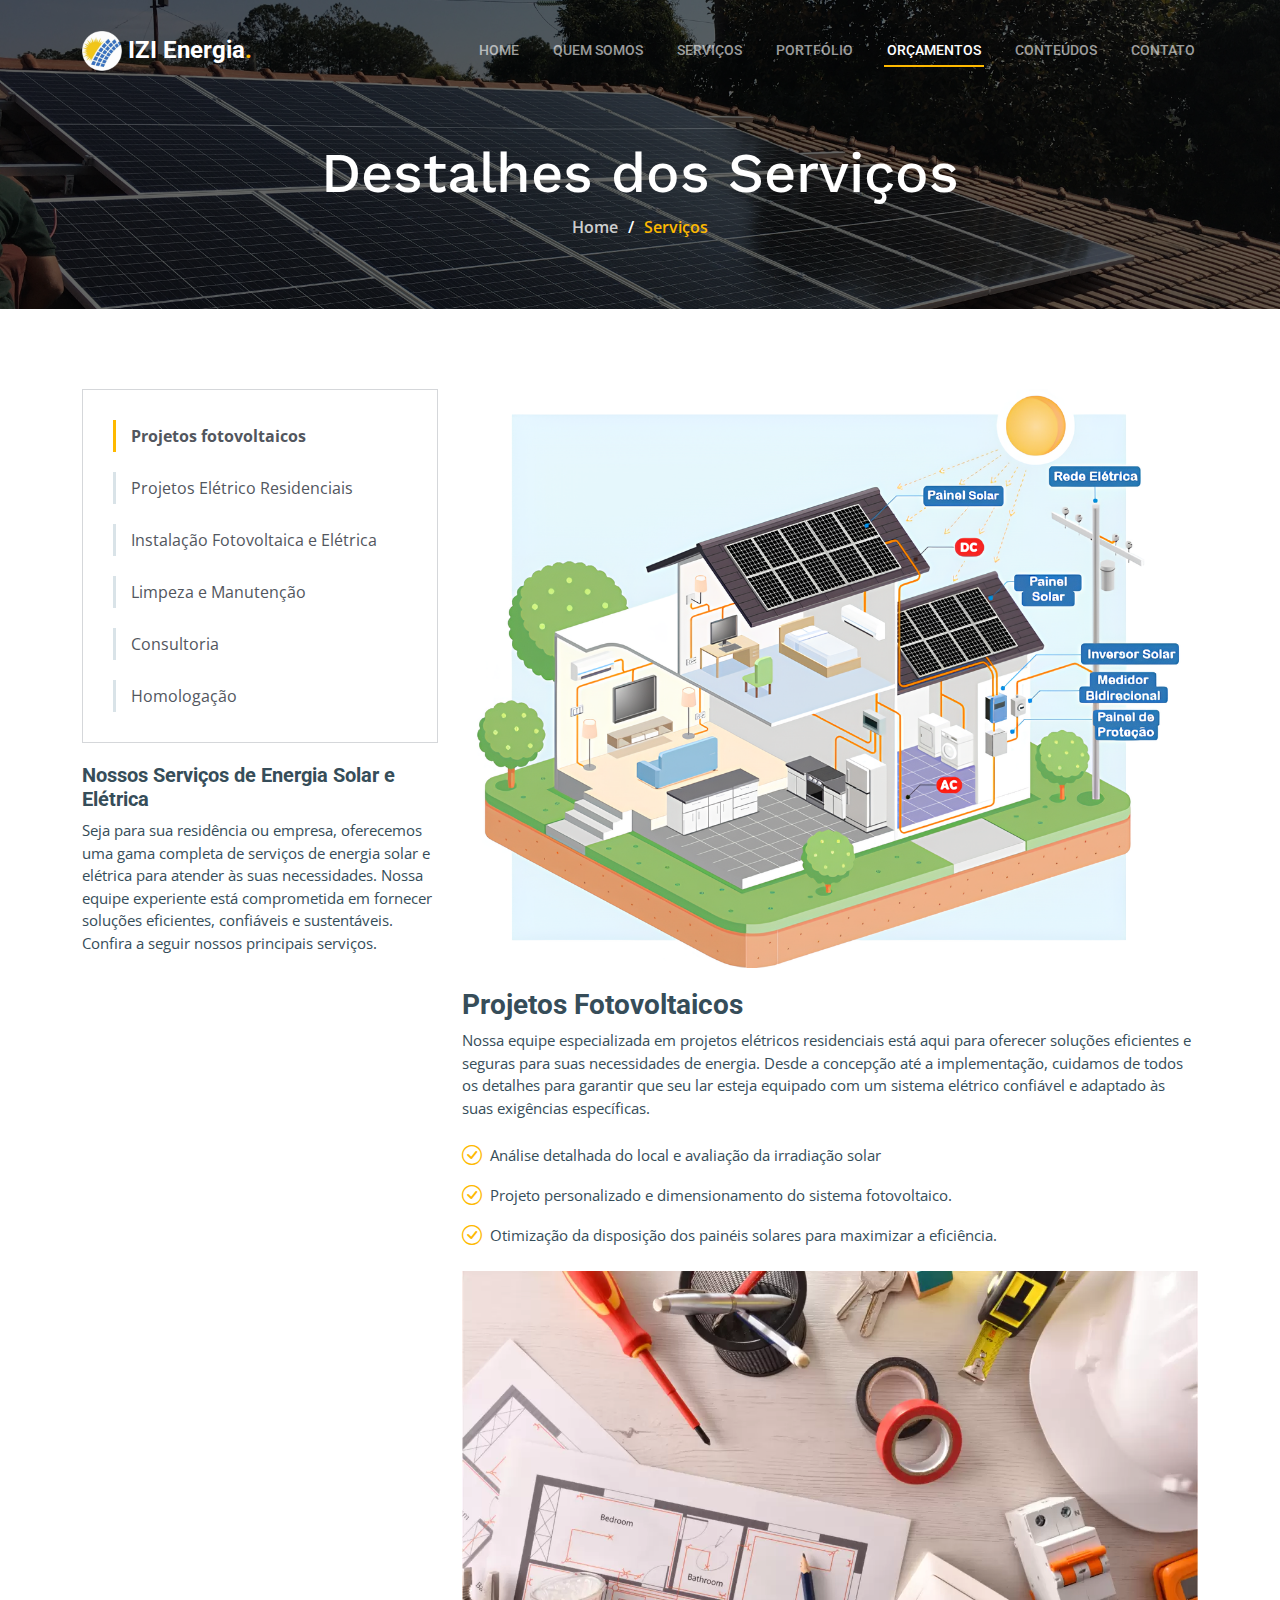
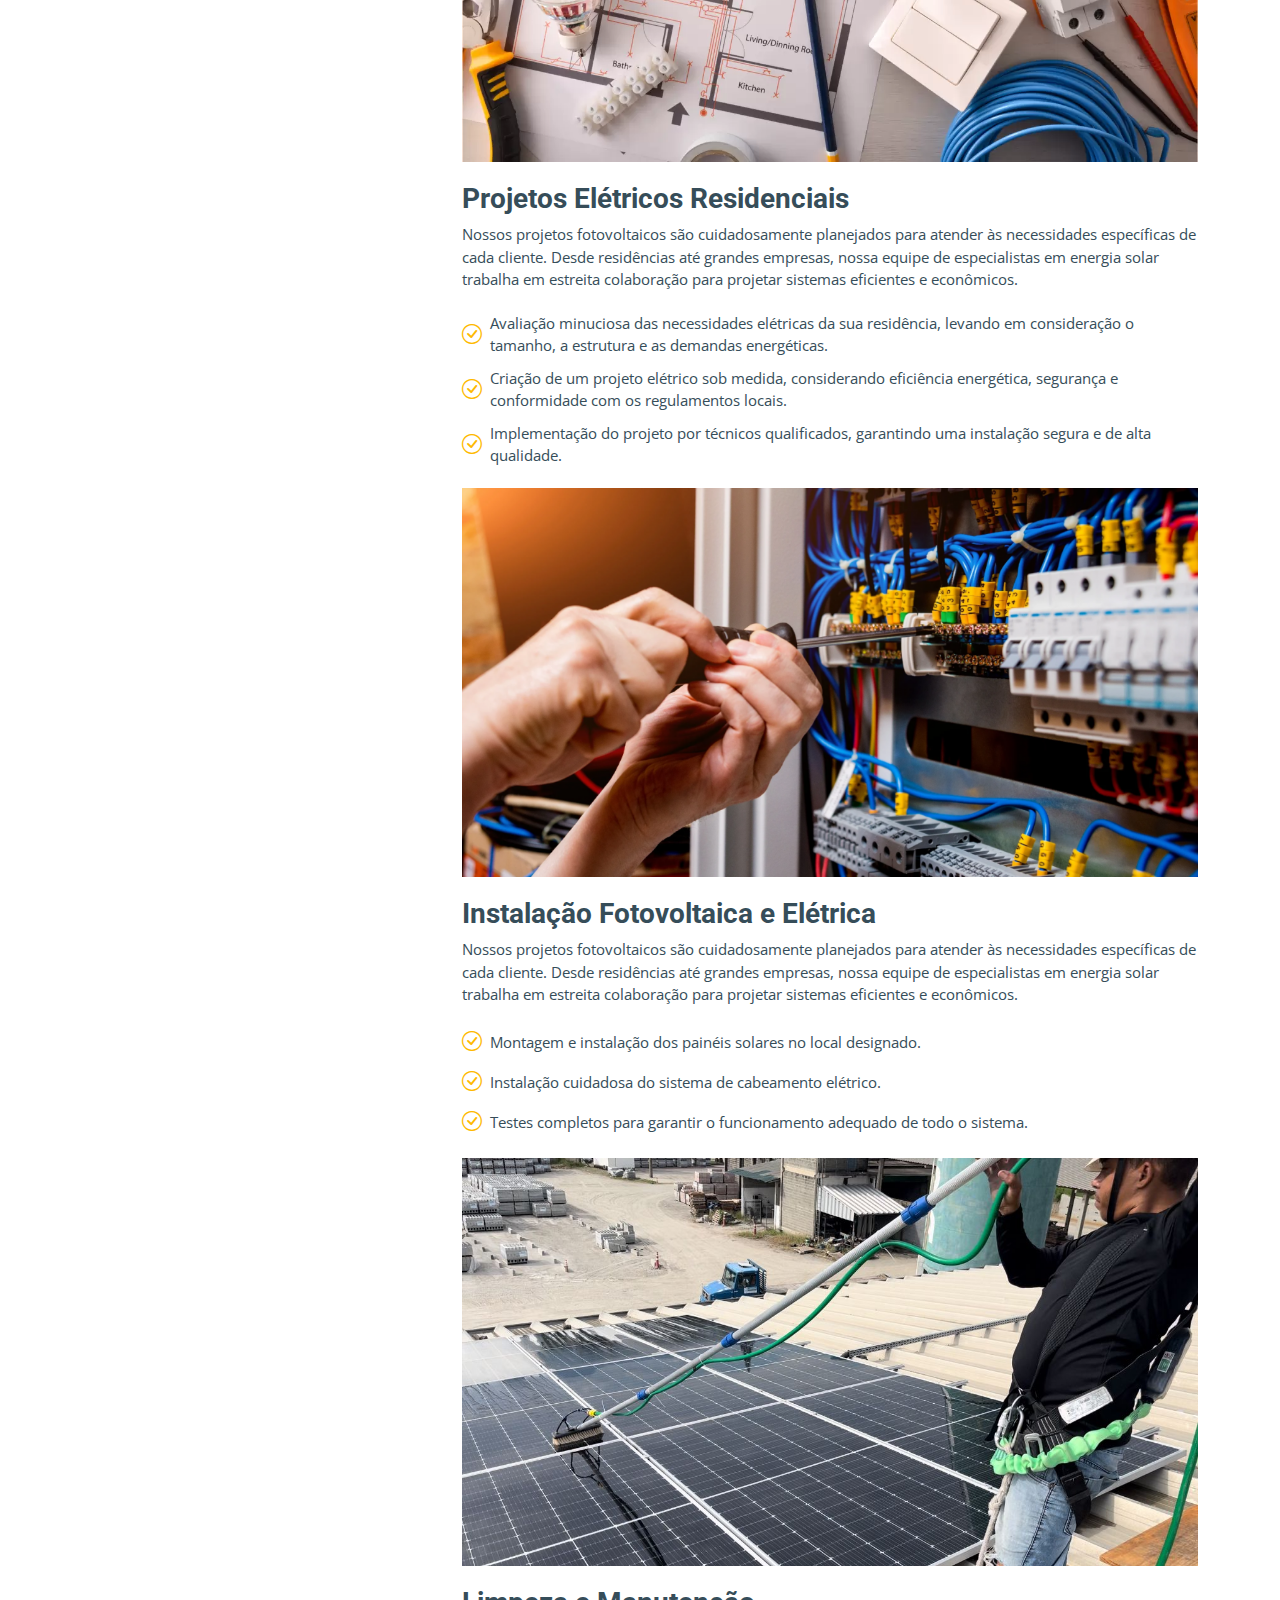
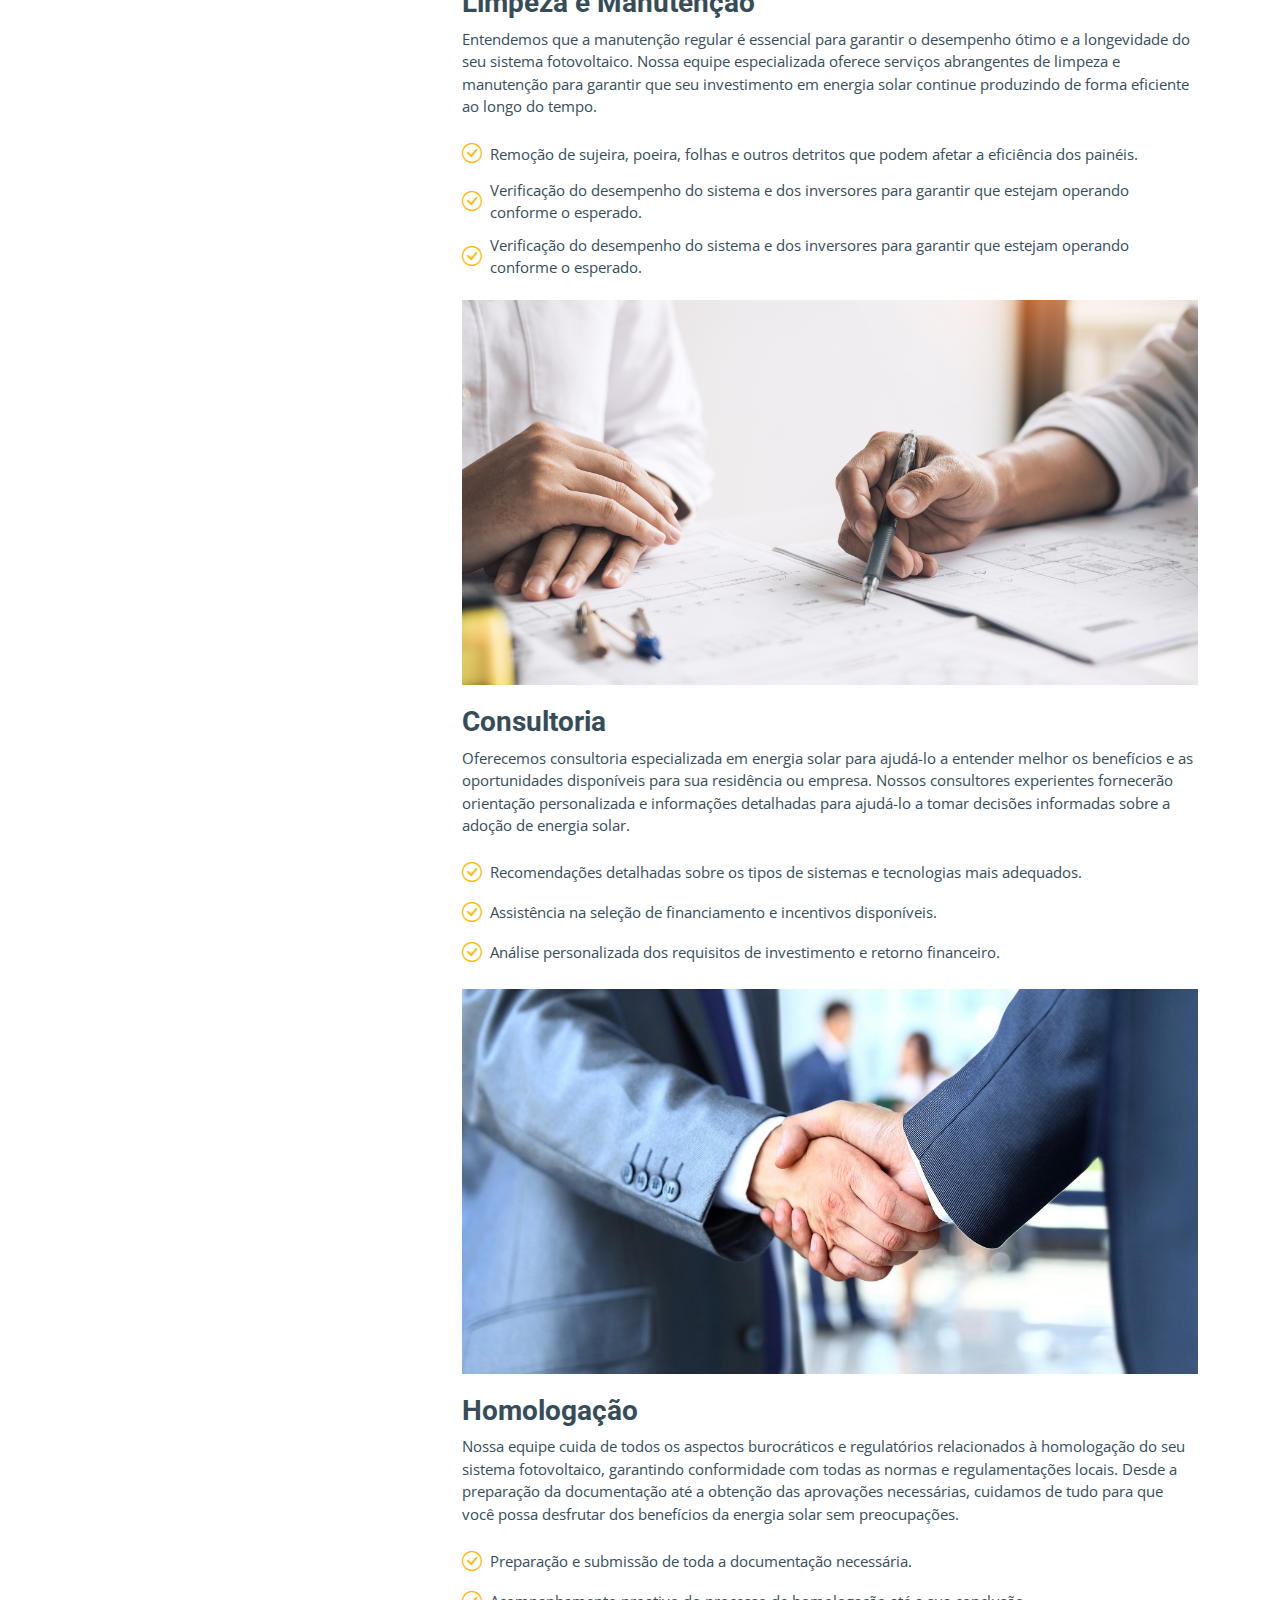
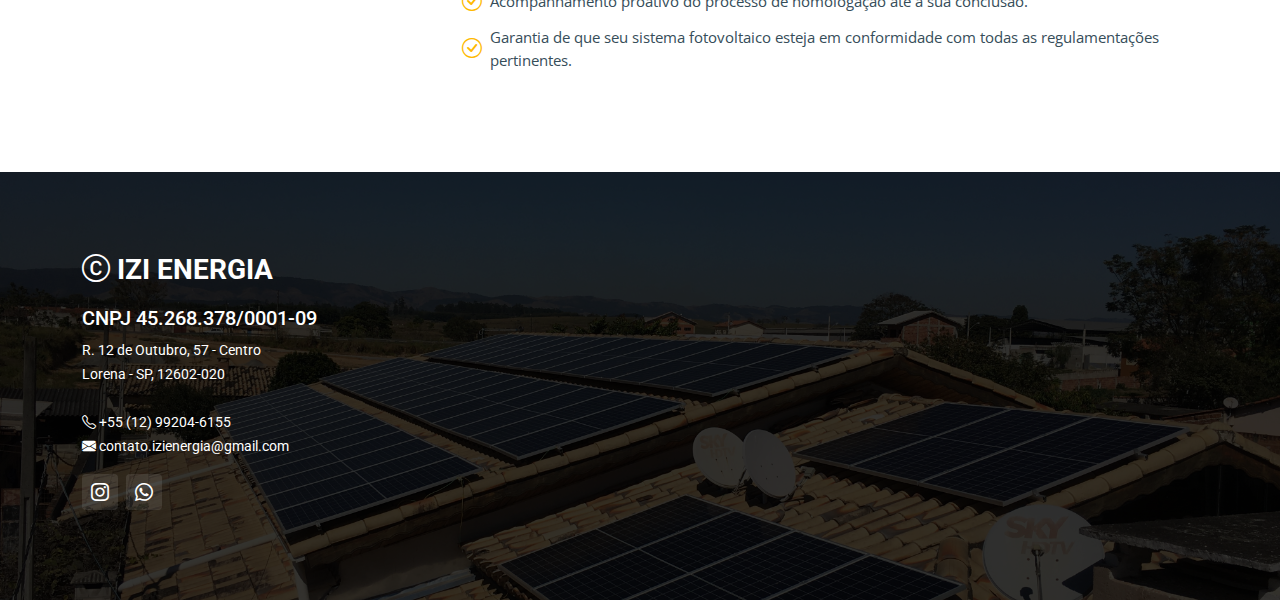
<file: services.html>
<!DOCTYPE html>
<html lang="en">
  <head>
    <meta charset="utf-8">
    <meta content="width=device-width, initial-scale=1.0" name="viewport">
    <title>IZI Energia</title>
    <meta content="" name="description">
    <meta content="" name="keywords">
    <!-- Favicons -->
    <link href="assets/img/WhatsApp_Image_2023-09-25_at_09.58.25-removebg-preview(1).png" rel="icon">
    <!-- Google Fonts -->
    <link rel="preconnect" href="https://fonts.googleapis.com">
    <link rel="preconnect" href="https://fonts.gstatic.com" crossorigin>
    <link href="https://fonts.googleapis.com/css2?family=Open+Sans:ital,wght@0,300;0,400;0,500;0,600;0,700;1,300;1,400;1,600;1,700&family=Roboto:ital,wght@0,300;0,400;0,500;0,600;0,700;1,300;1,400;1,500;1,600;1,700&family=Work+Sans:ital,wght@0,300;0,400;0,500;0,600;0,700;1,300;1,400;1,500;1,600;1,700&display=swap" rel="stylesheet">
    <!-- Vendor CSS Files -->
    <link href="assets/vendor/bootstrap/css/bootstrap.min.css" rel="stylesheet">
    <link href="assets/vendor/bootstrap-icons/bootstrap-icons.css" rel="stylesheet">
    <link href="assets/vendor/fontawesome-free/css/all.min.css" rel="stylesheet">
    <link href="assets/vendor/aos/aos.css" rel="stylesheet">
    <link href="assets/vendor/glightbox/css/glightbox.min.css" rel="stylesheet">
    <link href="assets/vendor/swiper/swiper-bundle.min.css" rel="stylesheet">
    <!-- Main CSS File -->
    <link href="assets/css/main.css" rel="stylesheet">
  </head>
  <body>
    <!-- ======= Header ======= -->
    <header id="header" class="header d-flex align-items-center">
      <div class="container-fluid container-xl d-flex align-items-center justify-content-between">
        <a href="index.html" class="logo d-flex align-items-center">
          <img src="assets/img/WhatsApp_Image_2023-09-25_at_09.58.25-removebg-preview(1).png" alt="">
          <h1>IZI Energia<span>.</span>
          </h1>
        </a>
        <i class="mobile-nav-toggle mobile-nav-show bi bi-list"></i>
        <i class="mobile-nav-toggle mobile-nav-hide d-none bi bi-x"></i>
        <nav id="navbar" class="navbar">
          <ul>
            <li>
              <a href="index.html">Home</a>
            </li>
            <li>
              <a href="about.html">Quem somos</a>
            </li>
            <li>
              <a href="services.html">Serviços</a>
            </li>
            <li>
              <a href="projects.html">Portfólio</a>
            </li>
            <li>
              <a href="ecommerce.html" class="active">Orçamentos</a>
            </li>
            <li>
              <a href="blog.html">Conteúdos</a>
            </li>
            <li>
              <a href="contact.html">Contato</a>
            </li>
          </ul>
        </nav>
        <!-- .navbar -->
      </div>
    </header>
    <!-- End Header -->
    <main id="main">
      <!-- ======= Breadcrumbs ======= -->
      <div class="breadcrumbs d-flex align-items-center" style="background-image: url('imagens/IMG_7847.JPG');">
        <div class="container position-relative d-flex flex-column align-items-center" data-aos="fade">
          <h2 style="color: #fff;">Destalhes dos Serviços</h2>
          <ol>
            <li>
              <a href="index.html">Home</a>
            </li>
            <li>Serviços</li>
          </ol>
        </div>
      </div>
      <!-- End Breadcrumbs -->
      <!-- ======= Service Details Section ======= -->
      <section id="service-details" class="service-details">
        <div class="container" data-aos="fade-up" data-aos-delay="100">
          <div class="row gy-4">
            <div class="col-lg-4">
              <div class="services-list">
                <a href="services.html#fotovoltaicos" class="active">Projetos fotovoltaicos</a>
                <a href="services.html#residenciais">Projetos Elétrico Residenciais</a>
                <a href="services.html#instalação">Instalação Fotovoltaica e Elétrica</a>
                <a href="services.html#limpeza">Limpeza e Manutenção</a>
                <a href="services.html#consultoria">Consultoria</a>
                <a href="services.html#homologação">Homologação</a>
              </div>
              <h4>Nossos Serviços de Energia Solar e Elétrica</h4>
              <p>Seja para sua residência ou empresa, oferecemos uma gama completa de serviços de energia solar e elétrica para atender às suas necessidades. Nossa equipe experiente está comprometida em fornecer soluções eficientes, confiáveis e sustentáveis. Confira a seguir nossos principais serviços.</p>
            </div>
            <div class="col-lg-8">
              <img src="assets/img/Como-Funciona-a-Energia-Solar(1).png" alt="" class="img-fluid services-img" id="fotovoltaicos">
              <h3>Projetos Fotovoltaicos</h3>
              <p> Nossa equipe especializada em projetos elétricos residenciais está aqui para oferecer soluções eficientes e seguras para suas necessidades de energia. Desde a concepção até a implementação, cuidamos de todos os detalhes para garantir que seu lar esteja equipado com um sistema elétrico confiável e adaptado às suas exigências específicas. </p>
              <ul>
                <li>
                  <i class="bi bi-check-circle"></i>
                  <span>Análise detalhada do local e avaliação da irradiação solar</span>
                </li>
                <li>
                  <i class="bi bi-check-circle"></i>
                  <span>Projeto personalizado e dimensionamento do sistema fotovoltaico.</span>
                </li>
                <li>
                  <i class="bi bi-check-circle"></i>
                  <span>Otimização da disposição dos painéis solares para maximizar a eficiência.</span>
                </li>
              </ul>
              <img src="assets/img/Design_sem_nome__16_.jpg" alt="" class="img-fluid services-img" id="residenciais">
              <h3>Projetos Elétricos Residenciais</h3>
              <p> Nossos projetos fotovoltaicos são cuidadosamente planejados para atender às necessidades específicas de cada cliente. Desde residências até grandes empresas, nossa equipe de especialistas em energia solar trabalha em estreita colaboração para projetar sistemas eficientes e econômicos. </p>
              <ul>
                <li>
                  <i class="bi bi-check-circle"></i>
                  <span>Avaliação minuciosa das necessidades elétricas da sua residência, levando em consideração o tamanho, a estrutura e as demandas energéticas.</span>
                </li>
                <li>
                  <i class="bi bi-check-circle"></i>
                  <span>Criação de um projeto elétrico sob medida, considerando eficiência energética, segurança e conformidade com os regulamentos locais.</span>
                </li>
                <li>
                  <i class="bi bi-check-circle"></i>
                  <span>Implementação do projeto por técnicos qualificados, garantindo uma instalação segura e de alta qualidade.</span>
                </li>
              </ul>
              <img src="assets/img/Captura-de-tela-2022-08-04-164803-1024x541.png" alt="" class="img-fluid services-img" id="instalação">
              <h3>Instalação Fotovoltaica e Elétrica</h3>
              <p> Nossos projetos fotovoltaicos são cuidadosamente planejados para atender às necessidades específicas de cada cliente. Desde residências até grandes empresas, nossa equipe de especialistas em energia solar trabalha em estreita colaboração para projetar sistemas eficientes e econômicos. </p>
              <ul>
                <li>
                  <i class="bi bi-check-circle"></i>
                  <span>Montagem e instalação dos painéis solares no local designado.</span>
                </li>
                <li>
                  <i class="bi bi-check-circle"></i>
                  <span>Instalação cuidadosa do sistema de cabeamento elétrico.</span>
                </li>
                <li>
                  <i class="bi bi-check-circle"></i>
                  <span>Testes completos para garantir o funcionamento adequado de todo o sistema.</span>
                </li>
              </ul>
              <img style="width: 100%;" src="imagens/WhatsApp Image 2024-06-27 at 11.17.13 (3).jpeg" alt="" class="img-fluid services-img" id="limpeza">
              <h3>Limpeza e Manutenção</h3>
              <p> Entendemos que a manutenção regular é essencial para garantir o desempenho ótimo e a longevidade do seu sistema fotovoltaico. Nossa equipe especializada oferece serviços abrangentes de limpeza e manutenção para garantir que seu investimento em energia solar continue produzindo de forma eficiente ao longo do tempo. </p>
              <ul>
                <li>
                  <i class="bi bi-check-circle"></i>
                  <span>Remoção de sujeira, poeira, folhas e outros detritos que podem afetar a eficiência dos painéis.</span>
                </li>
                <li>
                  <i class="bi bi-check-circle"></i>
                  <span>Verificação do desempenho do sistema e dos inversores para garantir que estejam operando conforme o esperado.</span>
                </li>
                <li>
                  <i class="bi bi-check-circle"></i>
                  <span>Verificação do desempenho do sistema e dos inversores para garantir que estejam operando conforme o esperado.</span>
                </li>
              </ul>
              <img style="width: 100%;" src="assets/img/A-importancia-do-Projeto-de-Instalacces-Prediais-Eletricas.png" alt="" class="img-fluid services-img" id="consultoria">
              <h3>Consultoria</h3>
              <p> Oferecemos consultoria especializada em energia solar para ajudá-lo a entender melhor os benefícios e as oportunidades disponíveis para sua residência ou empresa. Nossos consultores experientes fornecerão orientação personalizada e informações detalhadas para ajudá-lo a tomar decisões informadas sobre a adoção de energia solar. </p>
              <ul>
                <li>
                  <i class="bi bi-check-circle"></i>
                  <span>Recomendações detalhadas sobre os tipos de sistemas e tecnologias mais adequados.</span>
                </li>
                <li>
                  <i class="bi bi-check-circle"></i>
                  <span>Assistência na seleção de financiamento e incentivos disponíveis.</span>
                </li>
                <li>
                  <i class="bi bi-check-circle"></i>
                  <span>Análise personalizada dos requisitos de investimento e retorno financeiro.</span>
                </li>
              </ul>
              <img style="width: 100%;" src="assets/img/aperto-mao-handshake.jpg" alt="" class="img-fluid services-img" id="homologação">
              <h3>Homologação</h3>
              <p> Nossa equipe cuida de todos os aspectos burocráticos e regulatórios relacionados à homologação do seu sistema fotovoltaico, garantindo conformidade com todas as normas e regulamentações locais. Desde a preparação da documentação até a obtenção das aprovações necessárias, cuidamos de tudo para que você possa desfrutar dos benefícios da energia solar sem preocupações. </p>
              <ul>
                <li>
                  <i class="bi bi-check-circle"></i>
                  <span>Preparação e submissão de toda a documentação necessária.</span>
                </li>
                <li>
                  <i class="bi bi-check-circle"></i>
                  <span>Acompanhamento proativo do processo de homologação até a sua conclusão.</span>
                </li>
                <li>
                  <i class="bi bi-check-circle"></i>
                  <span>Garantia de que seu sistema fotovoltaico esteja em conformidade com todas as regulamentações pertinentes.</span>
                </li>
              </ul>
            </div>
          </div>
        </div>
      </section>
      <!-- End Service Details Section -->
    </main>
    <!-- End #main -->
    <!-- ======= Footer ======= -->
    <footer id="footer" class="footer">
      <div class="footer-content position-relative">
        <div class="container">
          <div class="row">
            <div class="col-lg-4 col-md-6">
              <div class="footer-info">
                <h3><i class="bi bi-c-circle"></i> IZI Energia</h3>
                <h5>CNPJ 45.268.378/0001-09</h5>
                <p> R. 12 de Outubro, 57 - Centro <br> Lorena - SP, 12602-020 <br>
                  <br>
                  <strong><i class="bi bi-telephone"></i></strong> +55 (12) 99204-6155 <br>
                  <strong><i class="bi bi-envelope-fill"></i></strong> contato.izienergia@gmail.com <br>
                </p>
                <div class="social-links d-flex mt-3">
                  <a href="https://www.instagram.com/izienergia?igsh=a3pub2drbGM5MGhu" class="d-flex align-items-center justify-content-center">
                    <i class="bi bi-instagram"></i>
                  </a>
                  <a href="https://api.whatsapp.com/send/?phone=5512992046155&text&type=phone_number&app_absent=0" class="d-flex align-items-center justify-content-center">
                    <i class="bi bi-whatsapp"></i>
                  </a>
                </div>
              </div>
            </div>
            <!-- End footer info column-->
    </footer>
    <!-- End Footer -->
    <a href="#" class="scroll-top d-flex align-items-center justify-content-center">
      <i class="bi bi-arrow-up-short"></i>
    </a>
    <div id="preloader"></div>
    <!-- Vendor JS Files -->
    <script src="assets/vendor/bootstrap/js/bootstrap.bundle.min.js"></script>
    <script src="assets/vendor/aos/aos.js"></script>
    <script src="assets/vendor/glightbox/js/glightbox.min.js"></script>
    <script src="assets/vendor/isotope-layout/isotope.pkgd.min.js"></script>
    <script src="assets/vendor/swiper/swiper-bundle.min.js"></script>
    <script src="assets/vendor/purecounter/purecounter_vanilla.js"></script>
    <script src="assets/vendor/php-email-form/validate.js"></script>
    <!-- Template Main JS File -->
    <script src="assets/js/main.js"></script>
  </body>
</html>
</file>
<file: assets/css/main.css>
:root {
  --font-default: "Open Sans", system-ui, -apple-system, "Segoe UI", Roboto, "Helvetica Neue", Arial, "Noto Sans", "Liberation Sans", sans-serif, "Apple Color Emoji", "Segoe UI Emoji", "Segoe UI Symbol", "Noto Color Emoji";
  --font-primary: "Roboto", sans-serif;
  --font-secondary: "Work Sans", sans-serif;
}

/* Colors */
:root {
  --color-default: #364d59;
  --color-primary: #feb900;
  --color-secondary: #52565e;
}

/* Smooth scroll behavior */
:root {
  scroll-behavior: smooth;
}

/*--------------------------------------------------------------
# General
--------------------------------------------------------------*/
body {
  font-family: var(--font-default);
  color: var(--color-default);
  overflow-x: hidden;
}

a {
  color: var(--color-primary);
  text-decoration: none;
}

a:hover {
  color: #ffc732;
  color: #ffc107;
  text-decoration: none;
}

h1,
h2,
h3,
h4,
h5,
h6 {
  font-family: var(--font-primary);
}

/*--------------------------------------------------------------
# Sections & Section Header
--------------------------------------------------------------*/
section {
  padding: 80px 0;
  overflow: hidden;
}

.section-bg {
  background-color: #f5f6f7;
}

.section-header {
  text-align: center;
  padding-bottom: 70px;
}

.section-header h2 {
  font-size: 32px;
  font-weight: 700;
  position: relative;
  color: #2e3135;
}

.section-header h2:before,
.section-header h2:after {
  content: "";
  width: 50px;
  height: 2px;
  background: var(--color-primary);
  display: inline-block;
}

.section-header h2:before {
  margin: 0 15px 10px 0;
}

.section-header h2:after {
  margin: 0 0 10px 15px;
}

.section-header p {
  margin: 0 auto 0 auto;
}

@media (min-width: 1199px) {
  .section-header p {
    max-width: 60%;
  }
}

/*--------------------------------------------------------------
# Breadcrumbs
--------------------------------------------------------------*/
.breadcrumbs {
  padding: 140px 0 60px 0;
  min-height: 30vh;
  position: relative;
  background-size: cover;
  background-position: center;
  background-repeat: no-repeat;
}

.breadcrumbs:before {
  content: "";
  background-color: rgba(0, 0, 0, 0.6);
  position: absolute;
  inset: 0;
}

.breadcrumbs h2 {
  font-size: 56px;
  font-weight: 500;
  -or: #fff;
  font-family: var(--font-secondary);
}

.breadcrumbs ol {
  display: flex;
  flex-wrap: wrap;
  list-style: none;
  padding: 0 0 10px 0;
  margin: 0;
  font-size: 16px;
  font-weight: 600;
  color: var(--color-primary);
}

.breadcrumbs ol a {
  color: rgba(255, 255, 255, 0.8);
  transition: 0.3s;
}

.breadcrumbs ol a:hover {
  text-decoration: underline;
}

.breadcrumbs ol li+li {
  padding-left: 10px;
}

.breadcrumbs ol li+li::before {
  display: inline-block;
  padding-right: 10px;
  color: #fff;
  content: "/";
}

/*--------------------------------------------------------------
# Scroll top button
--------------------------------------------------------------*/
.scroll-top {
  position: fixed;
  visibility: hidden;
  opacity: 0;
  right: 15px;
  bottom: 15px;
  z-index: 99999;
  background: var(--color-primary);
  width: 40px;
  height: 40px;
  border-radius: 4px;
  transition: all 0.4s;
}

.scroll-top i {
  font-size: 24px;
  color: var(--color-secondary);
  line-height: 0;
}

.scroll-top:hover {
  background: #ffc732;
  color: #fff;
}

.scroll-top.active {
  visibility: visible;
  opacity: 1;
}

/*--------------------------------------------------------------
# Preloader
--------------------------------------------------------------*/
#preloader {
  position: fixed;
  inset: 0;
  z-index: 999999;
  overflow: hidden;
  background: #fff;
  transition: all 0.6s ease-out;
}

#preloader:before {
  content: "";
  position: fixed;
  top: calc(50% - 30px);
  left: calc(50% - 30px);
  border: 6px solid #fff;
  border-color: var(--color-primary) transparent var(--color-primary) transparent;
  border-radius: 50%;
  width: 60px;
  height: 60px;
  animation: animate-preloader 1.5s linear infinite;
}

@keyframes animate-preloader {
  0% {
    transform: rotate(0deg);
  }

  100% {
    transform: rotate(360deg);
  }
}

/*--------------------------------------------------------------
# Disable aos animation delay on mobile devices
--------------------------------------------------------------*/
@media screen and (max-width: 768px) {
  [data-aos-delay] {
    transition-delay: 0 !important;
  }
}

/*--------------------------------------------------------------
# Header
--------------------------------------------------------------*/
.header {
  z-index: 997;
  position: absolute;
  padding: 30px 0;
  top: 0;
  left: 0;
  right: 0;
}

.header .logo img {
  max-height: 40px;
  margin-right: 6px;
}

.header .logo h1 {
  font-size: 24px;
  font-weight: 700;
  color: #fff;
  margin-bottom: 0;
  font-family: var(--font-primary);
}

.header .logo h1 span {
  color: var(--color-primary);
}

/*--------------------------------------------------------------
# Desktop Navigation
--------------------------------------------------------------*/
@media (min-width: 1280px) {
  .navbar {
    padding: 0;
  }

  .navbar ul {
    margin: 0;
    padding: 0;
    display: flex;
    list-style: none;
    align-items: center;
  }

  .navbar li {
    position: relative;
  }

  .navbar>ul>li {
    white-space: nowrap;
    padding: 10px 0 10px 28px;
  }

  .navbar a,
  .navbar a:focus {
    display: flex;
    align-items: center;
    justify-content: space-between;
    padding: 0 3px;
    font-family: var(--font-primary);
    font-size: 14px;
    font-weight: 500;
    color: rgba(255, 255, 255, 0.6);
    text-transform: uppercase;
    white-space: nowrap;
    transition: 0.3s;
    position: relative;
  }

  .navbar a i,
  .navbar a:focus i {
    font-size: 12px;
    line-height: 0;
    margin-left: 5px;
  }

  .navbar>ul>li>a:before {
    content: "";
    position: absolute;
    width: 100%;
    height: 2px;
    bottom: -6px;
    left: 0;
    background-color: var(--color-primary);
    visibility: hidden;
    width: 0px;
    transition: all 0.3s ease-in-out 0s;
  }

  .navbar a:hover:before,
  .navbar li:hover>a:before,
  .navbar .active:before {
    visibility: visible;
    width: 100%;
  }

  .navbar a:hover,
  .navbar .active,
  .navbar .active:focus,
  .navbar li:hover>a {
    color: #fff;
  }

  .navbar .dropdown ul {
    display: block;
    position: absolute;
    left: 28px;
    top: calc(100% + 30px);
    margin: 0;
    padding: 10px 0;
    z-index: 99;
    opacity: 0;
    visibility: hidden;
    background: #fff;
    box-shadow: 0px 0px 30px rgba(127, 137, 161, 0.25);
    transition: 0.3s;
  }

  .navbar .dropdown ul li {
    min-width: 200px;
  }

  .navbar .dropdown ul a {
    padding: 10px 20px;
    font-size: 15px;
    text-transform: none;
    color: var(--color-default);
    font-weight: 400;
  }

  .navbar .dropdown ul a i {
    font-size: 12px;
  }

  .navbar .dropdown ul a:hover,
  .navbar .dropdown ul .active:hover,
  .navbar .dropdown ul li:hover>a {
    color: var(--color-primary);
  }

  .navbar .dropdown:hover>ul {
    opacity: 1;
    top: 100%;
    visibility: visible;
  }

  .navbar .dropdown .dropdown ul {
    top: 0;
    left: calc(100% - 30px);
    visibility: hidden;
  }

  .navbar .dropdown .dropdown:hover>ul {
    opacity: 1;
    top: 0;
    left: 100%;
    visibility: visible;
  }
}

@media (min-width: 1280px) and (max-width: 1366px) {
  .navbar .dropdown .dropdown ul {
    left: -90%;
  }

  .navbar .dropdown .dropdown:hover>ul {
    left: -100%;
  }
}

@media (min-width: 1280px) {

  .mobile-nav-show,
  .mobile-nav-hide {
    display: none;
  }
}

/*--------------------------------------------------------------
# Mobile Navigation
--------------------------------------------------------------*/
@media (max-width: 1279px) {
  .navbar {
    position: fixed;
    top: 0;
    right: -100%;
    width: 100%;
    max-width: 400px;
    bottom: 0;
    transition: 0.3s;
    z-index: 9997;
  }

  .navbar ul {
    position: absolute;
    inset: 0;
    padding: 50px 0 10px 0;
    margin: 0;
    background: rgba(0, 0, 0, 0.8);
    overflow-y: auto;
    transition: 0.3s;
    z-index: 9998;
  }

  .navbar a,
  .navbar a:focus {
    display: flex;
    align-items: center;
    justify-content: space-between;
    padding: 10px 20px;
    font-family: var(--font-primary);
    font-size: 15px;
    font-weight: 500;
    color: rgba(255, 255, 255, 0.7);
    white-space: nowrap;
    text-transform: uppercase;
    transition: 0.3s;
  }

  .navbar a i,
  .navbar a:focus i {
    font-size: 12px;
    line-height: 0;
    margin-left: 5px;
  }

  .navbar a:hover,
  .navbar .active,
  .navbar .active:focus,
  .navbar li:hover>a {
    color: #fff;
  }

  .navbar .dropdown ul,
  .navbar .dropdown .dropdown ul {
    position: static;
    display: none;
    padding: 10px 0;
    margin: 10px 20px;
    transition: all 0.5s ease-in-out;
    border: 1px solid #222428;
  }

  .navbar .dropdown>.dropdown-active,
  .navbar .dropdown .dropdown>.dropdown-active {
    display: block;
  }

  .mobile-nav-show {
    position: relative;
    color: #fff;
    font-size: 28px;
    cursor: pointer;
    line-height: 0;
    transition: 0.5s;
    z-index: 9999;
    padding-right: 10px;
  }

  .mobile-nav-hide {
    color: #fff;
    font-size: 32px;
    cursor: pointer;
    line-height: 0;
    transition: 0.5s;
    position: fixed;
    right: 20px;
    top: 20px;
    z-index: 9999;
  }

  .mobile-nav-active {
    overflow: hidden;
  }

  .mobile-nav-active .navbar {
    right: 0;
  }

  .mobile-nav-active .navbar:before {
    content: "";
    position: fixed;
    inset: 0;
    background: rgba(0, 0, 0, 0.6);
    z-index: 9996;
  }
}

/*--------------------------------------------------------------
# Get Started Section
--------------------------------------------------------------*/
.get-started .content {
  padding: 30px 0;
}

.get-started .content h3 {
  font-size: 36px;
  color: var(--color-secondary);
  font-weight: 600;
  margin-bottom: 25px;
  padding-bottom: 25px;
  position: relative;
}

.get-started .content h3:after {
  content: "";
  position: absolute;
  display: block;
  width: 60px;
  height: 4px;
  background: var(--color-primary);
  left: 0;
  bottom: 0;
}

.get-started .content p {
  font-size: 14px;
}

.get-started .php-email-form {
  background: #fff;
  padding: 30px;
  height: 100%;
}

@media (max-width: 575px) {
  .get-started .php-email-form {
    padding: 20px;
  }
}

.get-started .php-email-form h3 {
  font-size: 14px;
  font-weight: 700;
  text-transform: uppercase;
  letter-spacing: 1px;
}

.get-started .php-email-form p {
  font-size: 14px;
  margin-bottom: 20px;
}

.get-started .php-email-form .error-message {
  display: none;
  color: #fff;
  background: #df1529;
  text-align: left;
  padding: 15px;
  margin-bottom: 24px;
  font-weight: 600;
}

.get-started .php-email-form .sent-message {
  display: none;
  color: #fff;
  background: #059652;
  text-align: center;
  padding: 15px;
  margin-bottom: 24px;
  font-weight: 600;
}

.get-started .php-email-form .loading {
  display: none;
  background: #fff;
  text-align: center;
  padding: 15px;
  margin-bottom: 24px;
}

.get-started .php-email-form .loading:before {
  content: "";
  display: inline-block;
  border-radius: 50%;
  width: 24px;
  height: 24px;
  margin: 0 10px -6px 0;
  border: 3px solid #059652;
  border-top-color: #fff;
  animation: animate-loading 1s linear infinite;
}

.get-started .php-email-form input,
.get-started .php-email-form textarea {
  border-radius: 0;
  box-shadow: none;
  font-size: 14px;
  border-radius: 0;
}

.get-started .php-email-form input:focus,
.get-started .php-email-form textarea:focus {
  border-color: var(--color-primary);
}

.get-started .php-email-form input {
  padding: 12px 15px;
}

.get-started .php-email-form textarea {
  padding: 12px 15px;
}

.get-started .php-email-form button[type=submit] {
  background: var(--color-primary);
  border: 0;
  padding: 10px 30px;
  color: #fff;
  transition: 0.4s;
  border-radius: 4px;
}

.get-started .php-email-form button[type=submit]:hover {
  background: rgba(254, 185, 0, 0.8);
}

@keyframes animate-loading {
  0% {
    transform: rotate(0deg);
  }

  100% {
    transform: rotate(360deg);
  }
}

/*--------------------------------------------------------------
# Constructions Section
--------------------------------------------------------------*/
.constructions .card-item {
  border: 1px solid rgba(82, 86, 94, 0.2);
  background: #fff;
  position: relative;
  border-radius: 0;
}

.constructions .card-item .card-bg {
  min-height: 300px;
  background-size: cover;
  background-position: center;
  background-repeat: no-repeat;
}

.constructions .card-item .card-body {
  padding: 30px;
}

.constructions .card-item h4 {
  font-weight: 700;
  font-size: 20px;
  margin-bottom: 15px;
  color: var(--color-secondary);
}

.constructions .card-item p {
  color: var(--color-secondary);
  margin: 0;
}

/*--------------------------------------------------------------
# Services Section
--------------------------------------------------------------*/
.services .service-item {
  padding: 40px;
  background: #fff;
  height: 100%;
}

.services .service-item .icon {
  width: 48px;
  height: 48px;
  position: relative;
  margin-bottom: 50px;
}

.services .service-item .icon i {
  color: var(--color-secondary);
  font-size: 40px;
  transition: ease-in-out 0.3s;
  z-index: 2;
  position: relative;
  line-height: 1.8;
}

.services .service-item .icon:before {
  position: absolute;
  content: "";
  height: 100%;
  width: 100%;
  background: #f0f1f2;
  border-radius: 50px;
  z-index: 1;
  top: 10px;
  right: -15px;
  transition: 0.3s;
}

.services .service-item h3 {
  color: var(--color-default);
  font-weight: 700;
  margin: 0 0 20px 0;
  padding-bottom: 8px;
  font-size: 22px;
  position: relative;
  display: inline-block;
  border-bottom: 4px solid #ebebed;
  transition: 0.3s;
}

.services .service-item p {
  line-height: 24px;
  font-size: 14px;
  margin-bottom: 0;
}

.services .service-item .readmore {
  margin-top: 15px;
  display: inline-block;
  color: var(--color-primary);
}

.services .service-item:hover .icon:before {
  background: var(--color-primary);
}

.services .service-item:hover h3 {
  border-color: var(--color-primary);
}

/*--------------------------------------------------------------
# Features Section
--------------------------------------------------------------*/
.features .nav-tabs {
  border: 0;
}

.features .nav-link {
  padding: 15px 0;
  transition: 0.3s;
  color: var(--color-secondary);
  border-radius: 0;
  display: flex;
  align-items: center;
  justify-content: center;
  cursor: pointer;
  height: 100%;
  border: 0;
  border-bottom: 4px solid #e2e4e6;
}

.features .nav-link i {
  padding-right: 15px;
  font-size: 48px;
}

.features .nav-link h4 {
  font-size: 18px;
  font-weight: 600;
  margin: 0;
}

@media (max-width: 575px) {
  .features .nav-link h4 {
    font-size: 16px;
  }
}

.features .nav-link:hover {
  color: var(--color-primary);
}

.features .nav-link.active {
  color: var(--color-primary);
  background-color: transparent;
  border-color: var(--color-primary);
}

.features .tab-content {
  margin-top: 30px;
}

.features .tab-pane h3 {
  font-weight: 700;
  font-size: 32px;
  position: relative;
  margin-bottom: 20px;
  padding-bottom: 20px;
}

.features .tab-pane h3:after {
  content: "";
  position: absolute;
  display: block;
  width: 60px;
  height: 3px;
  background: var(--color-primary);
  left: 0;
  bottom: 0;
}

.features .tab-pane ul {
  list-style: none;
  padding: 0;
}

.features .tab-pane ul li {
  padding-top: 10px;
}

.features .tab-pane ul i {
  font-size: 20px;
  padding-right: 4px;
  color: var(--color-primary);
}

.features .tab-pane p:last-child {
  margin-bottom: 0;
}

/*--------------------------------------------------------------
# Our Projects Section
--------------------------------------------------------------*/
.projects .portfolio-flters {
  padding: 0;
  margin: 0 auto 20px auto;
  list-style: none;
  text-align: center;
}

.projects .portfolio-flters li {
  cursor: pointer;
  display: inline-block;
  padding: 0;
  font-size: 18px;
  font-weight: 500;
  margin: 0 10px;
  line-height: 1;
  margin-bottom: 5px;
  transition: all 0.3s ease-in-out;
}

.projects .portfolio-flters li:hover,
.projects .portfolio-flters li.filter-active {
  color: var(--color-primary);
}

.projects .portfolio-flters li:first-child {
  margin-left: 0;
}

.projects .portfolio-flters li:last-child {
  margin-right: 0;
}

@media (max-width: 575px) {
  .projects .portfolio-flters li {
    font-size: 14px;
    margin: 0 5px;
  }
}

.projects .portfolio-content {
  position: relative;
  overflow: hidden;
}

.projects .portfolio-content img {
  transition: 0.3s;
}

.projects .portfolio-content .portfolio-info {
  opacity: 0;
  position: absolute;
  inset: 0;
  z-index: 3;
  transition: all ease-in-out 0.3s;
  background: rgba(0, 0, 0, 0.6);
  padding: 15px;
}

.projects .portfolio-content .portfolio-info h4 {
  font-size: 14px;
  padding: 5px 10px;
  font-weight: 400;
  color: #fff;
  display: inline-block;
  background-color: var(--color-primary);
}

.projects .portfolio-content .portfolio-info p {
  position: absolute;
  bottom: 10px;
  text-align: center;
  display: inline-block;
  left: 0;
  right: 0;
  font-size: 16px;
  font-weight: 600;
  color: rgba(255, 255, 255, 0.8);
}

.projects .portfolio-content .portfolio-info .preview-link,
.projects .portfolio-content .portfolio-info .details-link {
  position: absolute;
  left: calc(50% - 40px);
  font-size: 26px;
  top: calc(50% - 14px);
  color: #fff;
  transition: 0.3s;
  line-height: 1.2;
}

.projects .portfolio-content .portfolio-info .preview-link:hover,
.projects .portfolio-content .portfolio-info .details-link:hover {
  color: var(--color-primary);
}

.projects .portfolio-content .portfolio-info .details-link {
  left: 50%;
  font-size: 34px;
  line-height: 0;
}

.projects .portfolio-content:hover img {
  transform: scale(1.1);
}

/*--------------------------------------------------------------
# Orçamento
--------------------------------------------------------------*/
.orcamento-container{
  width: 100%;
  min-height: 100vh;
  background: #f0f1f2;
}
.orcamento-container h2{
  color: #2e3135;
  font-size: 32px;
  padding: 50px 0;
  text-align: center;
}
.orcamento-price-row{
  width: 90%;
  margin: auto;
  display: grid;
  grid-template-columns: repeat(auto-fit, minmax(250px, 1fr));
  grid-gap: 25px;
}
.orcamento-price-col{
  background: #fff;
  padding: 10% 15%;
  border-radius: 10px;
  color: var(--color-default);
  text-align: center;
}
.orcamento-price-row p{
  font-size: 22px;
}
.orcamento-price-col h3{
  font-size: 44px;
  margin: 20px 0 40px;
}
.orcamento-price-row h3 span{
  font-size: 16px;
}
.orcamento-price-col ul{
  text-align: left;
  margin: 20px 0;
  color: var(--color-default);
  list-style: none;
}
.orcamento-price-col ul li{
  margin: 15px 0;
}
.orcamento-price-col ul li i{
  color: #ffc107;
  font-weight: bold;
  margin-right: 8px;
}
.orcamento-price-col button{
  width: 100%;
  padding: 14px 0;
  background: transparent;
  color: #2e3135;
  font-size: 15px;
  border: 1px solid #ffc107;
  border-radius: 6px;
  margin-top: pointer;
  transition: background 0.5s;
}
.orcamento-price-col button:hover{
  background: #ffc107;
}

/*--------------------------------------------------------------
# Testimonials Section
--------------------------------------------------------------*/
.testimonials .testimonial-wrap {
  padding-left: 50px;
}

.testimonials .testimonials-carousel,
.testimonials .testimonials-slider {
  overflow: hidden;
}

.testimonials .testimonial-item {
  box-sizing: content-box;
  padding: 30px 30px 30px 60px;
  margin: 0 15px 30px 0;
  min-height: 200px;
  box-shadow: 0px 2px 20px rgba(82, 86, 94, 0.1);
  position: relative;
  background: #fff;
}

.testimonials .testimonial-item .testimonial-img {
  width: 90px;
  border-radius: 10px;
  border: 6px solid #fff;
  position: absolute;
  left: -45px;
}

.testimonials .testimonial-item h3 {
  font-size: 18px;
  font-weight: bold;
  margin: 10px 0 5px 0;
  color: #000;
}

.testimonials .testimonial-item h4 {
  font-size: 14px;
  color: #999;
  margin: 0;
}

.testimonials .testimonial-item .stars {
  margin: 10px 0;
}

.testimonials .testimonial-item .stars i {
  color: #ffc107;
  margin: 0 1px;
}

.testimonials .testimonial-item .quote-icon-left,
.testimonials .testimonial-item .quote-icon-right {
  color: #ffd565;
  font-size: 26px;
  line-height: 0;
}

.testimonials .testimonial-item .quote-icon-left {
  display: inline-block;
  left: -5px;
  position: relative;
}

.testimonials .testimonial-item .quote-icon-right {
  display: inline-block;
  right: -5px;
  position: relative;
  top: 10px;
  transform: scale(-1, -1);
}

.testimonials .testimonial-item p {
  font-style: italic;
  margin: 15px auto 15px auto;
}

.testimonials .swiper-pagination {
  margin-top: 20px;
  position: relative;
}

.testimonials .swiper-pagination .swiper-pagination-bullet {
  width: 12px;
  height: 12px;
  background-color: #d5d7da;
  opacity: 1;
}

.testimonials .swiper-pagination .swiper-pagination-bullet-active {
  background-color: var(--color-primary);
}

@media (max-width: 767px) {
  .testimonials .testimonial-wrap {
    padding-left: 0;
  }

  .testimonials .testimonials-carousel,
  .testimonials .testimonials-slider {
    overflow: hidden;
  }

  .testimonials .testimonial-item {
    padding: 30px;
    margin: 15px;
  }

  .testimonials .testimonial-item .testimonial-img {
    position: static;
    left: auto;
  }
}

/*--------------------------------------------------------------
# Alt Services Section
--------------------------------------------------------------*/
.alt-services .img-bg {
  background-size: cover;
  background-position: center center;
  min-height: 400px;
}

.alt-services h3 {
  font-size: 28px;
  font-weight: 700;
  color: var(--color-secondary);
  margin-bottom: 20px;
  padding-bottom: 20px;
  position: relative;
}

.alt-services h3:after {
  content: "";
  position: absolute;
  display: block;
  width: 50px;
  height: 3px;
  background: var(--color-primary);
  left: 0;
  bottom: 0;
}

.alt-services .icon-box {
  margin-top: 50px;
}

.alt-services .icon-box i {
  display: flex;
  align-items: center;
  justify-content: center;
  color: var(--color-primary);
  margin-right: 25px;
  font-size: 28px;
  width: 56px;
  height: 56px;
  border-radius: 4px;
  line-height: 0;
  box-shadow: 0px 2px 30px rgba(0, 0, 0, 0.08);
  background-color: #fff;
  transition: 0.3s;
}

.alt-services .icon-box:hover i {
  background-color: var(--color-primary);
  color: #fff;
}

.alt-services .icon-box h4 {
  font-weight: 700;
  margin-bottom: 10px;
  font-size: 18px;
}

.alt-services .icon-box h4 a {
  color: #000;
  transition: 0.3s;
}

.alt-services .icon-box h4 a:hover {
  color: var(--color-primary);
}

.alt-services .icon-box p {
  line-height: 24px;
  font-size: 14px;
  margin-bottom: 0;
}

/*--------------------------------------------------------------
# About Section
--------------------------------------------------------------*/
.about h2 {
  font-size: 48px;
  font-weight: 700;
  font-family: var(--font-secondary);
  margin: 30px 0;
}

@media (min-width: 991px) {
  .about h2 {
    max-width: 65%;
    margin: 0 0 80px 0;
  }
}

.about .our-story {
  padding: 40px;
  background-color: #f5f6f7;
}

@media (min-width: 991px) {
  .about .our-story {
    padding-right: 35%;
  }
}

.about .our-story h4 {
  text-transform: uppercase;
  font-size: 18px;
  color: #838893;
}

.about .our-story h3 {
  font-size: 36px;
  font-weight: 700;
  margin-bottom: 20px;
  color: var(--color-secondary);
}

.about .our-story p:last-child {
  margin-bottom: 0;
}

.about ul {
  list-style: none;
  padding: 0;
  font-size: 15px;
}

.about ul li {
  padding: 5px 0;
  display: flex;
  align-items: center;
}

.about ul i {
  font-size: 20px;
  margin-right: 4px;
  color: var(--color-primary);
}

.about .watch-video i {
  font-size: 32px;
  transition: 0.3s;
  color: var(--color-primary);
}

.about .watch-video a {
  font-weight: 600;
  color: var(--color-secondary);
  margin-left: 8px;
  transition: 0.3s;
}

.about .watch-video:hover a {
  color: var(--color-primary);
}

.about .about-img {
  min-height: 600px;
  background-size: cover;
  background-position: center;
}

@media (min-width: 992px) {
  .about .about-img {
    position: absolute;
    top: 0;
    right: 0;
  }
}

/*--------------------------------------------------------------
# Stats Counter Section
--------------------------------------------------------------*/
.stats-counter .stats-item {
  background: #fff;
  box-shadow: 0px 0 30px rgba(82, 86, 94, 0.05);
  padding: 30px;
}

.stats-counter .stats-item i {
  font-size: 42px;
  line-height: 0;
  margin-right: 20px;
  color: var(--color-primary);
}

.stats-counter .stats-item span {
  font-size: 36px;
  display: block;
  font-weight: 600;
  color: var(--color-secondary);
}

.stats-counter .stats-item p {
  padding: 0;
  margin: 0;
  font-family: var(--font-primary);
  font-size: 14px;
}

/*--------------------------------------------------------------
# Our Team Section
--------------------------------------------------------------*/
.team .member {
  position: relative;
}

.team .member .member-img {
  margin: 0 80px;
  border-radius: 50%;
  overflow: hidden;
  position: relative;
}

@media (max-width: 1024px) {
  .team .member .member-img {
    margin: 0 60px;
  }
}

.team .member .member-img img {
  position: relative;
  z-index: 1;
}

.team .member .member-img .social {
  position: absolute;
  inset: 0;
  background-color: rgba(0, 0, 0, 0.6);
  display: flex;
  justify-content: center;
  align-items: center;
  z-index: 2;
  padding-bottom: 20px;
  transition: 0.3s;
  visibility: hidden;
  opacity: 0;
}

.team .member .member-img .social a {
  transition: 0.3s;
  color: #fff;
  font-size: 20px;
  margin: 0 8px;
}

.team .member .member-img .social a:hover {
  color: var(--color-primary);
}

.team .member .member-info {
  margin-top: 30px;
}

.team .member .member-info h4 {
  font-weight: 700;
  margin-bottom: 6px;
  font-size: 18px;
  color: var(--color-secondary);
}

.team .member .member-info span {
  font-style: italic;
  display: block;
  font-size: 15px;
  color: #838893;
  margin-bottom: 10px;
}

.team .member .member-info p {
  margin-bottom: 0;
  font-size: 14px;
}

.team .member:hover .member-img .social {
  padding-bottom: 0;
  visibility: visible;
  opacity: 1;
}

/*--------------------------------------------------------------
# Servie Cards Section
--------------------------------------------------------------*/
.services-cards h3 {
  font-size: 20px;
  font-weight: 700;
  color: var(--color-secondary);
}

.services-cards p {
  font-size: 15px;
}

.services-cards ul li {
  display: flex;
  align-items: center;
  font-size: 14px;
  padding-top: 10px;
}

.services-cards ul li i {
  font-size: 16px;
  color: var(--color-primary);
  margin-right: 6px;
}

/*--------------------------------------------------------------
# Projet Details Section
--------------------------------------------------------------*/
.project-details .portfolio-details-slider img {
  width: 100%;
}

.project-details .portfolio-details-slider .swiper-pagination .swiper-pagination-bullet {
  width: 12px;
  height: 12px;
  background-color: rgba(255, 255, 255, 0.7);
  opacity: 1;
}

.project-details .portfolio-details-slider .swiper-pagination .swiper-pagination-bullet-active {
  background-color: var(--color-primary);
}

.project-details .swiper-button-prev,
.project-details .swiper-button-next {
  width: 48px;
  height: 48px;
}

.project-details .swiper-button-prev:after,
.project-details .swiper-button-next:after {
  color: rgba(255, 255, 255, 0.8);
  background-color: rgba(0, 0, 0, 0.2);
  font-size: 24px;
  border-radius: 50%;
  width: 48px;
  height: 48px;
  display: flex;
  align-items: center;
  justify-content: center;
  transition: 0.3s;
}

.project-details .swiper-button-prev:hover:after,
.project-details .swiper-button-next:hover:after {
  background-color: rgba(0, 0, 0, 0.6);
}

@media (max-width: 575px) {

  .project-details .swiper-button-prev,
  .project-details .swiper-button-next {
    display: none;
  }
}

.project-details .portfolio-info h3 {
  font-size: 22px;
  font-weight: 700;
  margin-bottom: 20px;
  padding-bottom: 20px;
  position: relative;
}

.project-details .portfolio-info h3:after {
  content: "";
  position: absolute;
  display: block;
  width: 50px;
  height: 3px;
  background: var(--color-primary);
  left: 0;
  bottom: 0;
}

.project-details .portfolio-info ul {
  list-style: none;
  padding: 0;
  font-size: 15px;
}

.project-details .portfolio-info ul li {
  display: flex;
  flex-direction: column;
  padding-bottom: 15px;
}

.project-details .portfolio-info ul strong {
  text-transform: uppercase;
  font-weight: 400;
  color: #838893;
  font-size: 14px;
}

.project-details .portfolio-info .btn-visit {
  padding: 8px 40px;
  background: var(--color-primary);
  color: #fff;
  border-radius: 50px;
  transition: 0.3s;
}

.project-details .portfolio-info .btn-visit:hover {
  background: #ffc019;
}

.project-details .portfolio-description h2 {
  font-size: 26px;
  font-weight: 700;
  margin-bottom: 20px;
  color: var(--color-secondary);
}

.project-details .portfolio-description p {
  padding: 0;
}

.project-details .portfolio-description .testimonial-item {
  padding: 30px 30px 0 30px;
  position: relative;
  background: #f5f6f7;
  height: 100%;
  margin-bottom: 50px;
}

.project-details .portfolio-description .testimonial-item .testimonial-img {
  width: 90px;
  border-radius: 50px;
  border: 6px solid #fff;
  float: left;
  margin: 0 10px 0 0;
}

.project-details .portfolio-description .testimonial-item h3 {
  font-size: 18px;
  font-weight: bold;
  margin: 15px 0 5px 0;
  padding-top: 20px;
}

.project-details .portfolio-description .testimonial-item h4 {
  font-size: 14px;
  color: #6c757d;
  margin: 0;
}

.project-details .portfolio-description .testimonial-item .quote-icon-left,
.project-details .portfolio-description .testimonial-item .quote-icon-right {
  color: #ffd565;
  font-size: 26px;
  line-height: 0;
}

.project-details .portfolio-description .testimonial-item .quote-icon-left {
  display: inline-block;
  left: -5px;
  position: relative;
}

.project-details .portfolio-description .testimonial-item .quote-icon-right {
  display: inline-block;
  right: -5px;
  position: relative;
  top: 10px;
  transform: scale(-1, -1);
}

.project-details .portfolio-description .testimonial-item p {
  font-style: italic;
  margin: 0 0 15px 0 0 0;
  padding: 0;
}

/*--------------------------------------------------------------
# Service Details Section
--------------------------------------------------------------*/
.service-details .services-list {
  padding: 10px 30px;
  border: 1px solid #d5d7da;
  margin-bottom: 20px;
}

.service-details .services-list a {
  display: block;
  line-height: 1;
  padding: 8px 0 8px 15px;
  border-left: 3px solid #d9e3e8;
  margin: 20px 0;
  color: var(--color-secondary);
  transition: 0.3s;
}

.service-details .services-list a.active {
  font-weight: 700;
  border-color: var(--color-primary);
}

.service-details .services-list a:hover {
  border-color: var(--color-primary);
}

.service-details .services-img {
  margin-bottom: 20px;
}

.service-details h3 {
  font-size: 28px;
  font-weight: 700;
}

.service-details h4 {
  font-size: 20px;
  font-weight: 700;
}

.service-details p {
  font-size: 15px;
}

.service-details ul {
  list-style: none;
  padding: 0;
  font-size: 15px;
}

.service-details ul li {
  padding: 5px 0;
  display: flex;
  align-items: center;
}

.service-details ul i {
  font-size: 20px;
  margin-right: 8px;
  color: var(--color-primary);
}

/*--------------------------------------------------------------
# Contact Section
--------------------------------------------------------------*/
.contact .info-item {
  box-shadow: 0 0 25px rgba(0, 0, 0, 0.08);
  padding: 20px 0 30px 0;
}

.contact .info-item i {
  display: flex;
  align-items: center;
  justify-content: center;
  width: 56px;
  height: 56px;
  font-size: 24px;
  line-height: 0;
  color: var(--color-primary);
  border-radius: 50%;
  border: 2px dotted #ffd565;
}

.contact .info-item h3 {
  font-size: 20px;
  color: #6c757d;
  font-weight: 700;
  margin: 10px 0;
}

.contact .info-item p {
  padding: 0;
  line-height: 24px;
  font-size: 14px;
  margin-bottom: 0;
}

.contact .php-email-form {
  width: 100%;
  background: #fff;
  box-shadow: 0 0 25px rgba(0, 0, 0, 0.08);
  padding: 30px;
}

.contact .php-email-form .form-group {
  padding-bottom: 20px;
}

.contact .php-email-form .error-message {
  display: none;
  color: #fff;
  background: #df1529;
  text-align: left;
  padding: 15px;
  font-weight: 600;
}

.contact .php-email-form .error-message br+br {
  margin-top: 25px;
}

.contact .php-email-form .sent-message {
  display: none;
  color: #fff;
  background: #059652;
  text-align: center;
  padding: 15px;
  font-weight: 600;
}

.contact .php-email-form .loading {
  display: none;
  background: #fff;
  text-align: center;
  padding: 15px;
}

.contact .php-email-form .loading:before {
  content: "";
  display: inline-block;
  border-radius: 50%;
  width: 24px;
  height: 24px;
  margin: 0 10px -6px 0;
  border: 3px solid #059652;
  border-top-color: #fff;
  animation: animate-loading 1s linear infinite;
}

.contact .php-email-form input,
.contact .php-email-form textarea {
  border-radius: 0;
  box-shadow: none;
  font-size: 14px;
}

.contact .php-email-form input:focus,
.contact .php-email-form textarea:focus {
  border-color: var(--color-primary);
}

.contact .php-email-form input {
  height: 44px;
}

.contact .php-email-form textarea {
  padding: 10px 12px;
}

.contact .php-email-form button[type=submit] {
  background: var(--color-primary);
  border: 0;
  padding: 10px 35px;
  color: #fff;
  transition: 0.4s;
  border-radius: 5px;
}

.contact .php-email-form button[type=submit]:hover {
  background: rgba(254, 185, 0, 0.8);
}

@keyframes animate-loading {
  0% {
    transform: rotate(0deg);
  }

  100% {
    transform: rotate(360deg);
  }
}

/*--------------------------------------------------------------
# Recent Blog Posts Section
--------------------------------------------------------------*/
.recent-blog-posts .post-item {
  box-shadow: 0px 2px 20px rgba(0, 0, 0, 0.06);
  transition: 0.3s;
}

.recent-blog-posts .post-item .post-img img {
  transition: 0.5s;
}

.recent-blog-posts .post-item .post-date {
  position: absolute;
  right: 0;
  bottom: 0;
  background-color: var(--color-primary);
  color: #fff;
  text-transform: uppercase;
  font-size: 13px;
  padding: 6px 12px;
  font-weight: 500;
}

.recent-blog-posts .post-item .post-content {
  padding: 30px;
}

.recent-blog-posts .post-item .post-title {
  font-size: 24px;
  color: var(--color-secondary);
  font-weight: 700;
  transition: 0.3s;
  margin-bottom: 15px;
}

.recent-blog-posts .post-item .meta i {
  font-size: 16px;
  color: var(--color-primary);
}

.recent-blog-posts .post-item .meta span {
  font-size: 15px;
  color: #838893;
}

.recent-blog-posts .post-item hr {
  color: #888;
  margin: 20px 0;
}

.recent-blog-posts .post-item .readmore {
  display: flex;
  align-items: center;
  font-weight: 600;
  line-height: 1;
  transition: 0.3s;
  color: #838893;
}

.recent-blog-posts .post-item .readmore i {
  line-height: 0;
  margin-left: 6px;
  font-size: 16px;
}

.recent-blog-posts .post-item:hover .post-title,
.recent-blog-posts .post-item:hover .readmore {
  color: var(--color-primary);
}

.recent-blog-posts .post-item:hover .post-img img {
  transform: scale(1.1);
}

/*--------------------------------------------------------------
# Hero Section
--------------------------------------------------------------*/
.hero {
  overflow-x: hidden;
  padding: 0;
}

.hero .carousel {
  width: 100%;
  min-height: 100vh;
  padding: 80px 0;
  margin: 0;
  position: relative;
}

.hero .carousel-item {
  position: absolute;
  inset: 0;
  background-size: cover;
  background-position: center;
  background-repeat: no-repeat;
  overflow: hidden;
  z-index: 1;
  transition-duration: 0.4s;
}

.hero .carousel-item::before {
  content: "";
  background-color: rgba(0, 0, 0, 0.7);
  position: absolute;
  inset: 0;
}

.hero .info {
  position: absolute;
  inset: 0;
  z-index: 2;
}

@media (max-width: 768px) {
  .hero .info {
    padding: 0 50px;
  }
}

.hero .info h2 {
  color: #fff;
  margin-bottom: 30px;
  padding-bottom: 30px;
  font-size: 56px;
  font-weight: 700;
  position: relative;
}

.hero .info h2:after {
  content: "";
  position: absolute;
  display: block;
  width: 80px;
  height: 4px;
  background: var(--color-primary);
  left: 0;
  right: 0;
  bottom: 0;
  margin: auto;
}

@media (max-width: 768px) {
  .hero .info h2 {
    font-size: 36px;
  }
}

.hero .info p {
  color: rgba(255, 255, 255, 0.8);
  font-size: 18px;
}

.hero .info .btn-get-started {
  font-family: var(--font-primary);
  font-weight: 500;
  font-size: 16px;
  letter-spacing: 1px;
  display: inline-block;
  padding: 12px 40px;
  border-radius: 50px;
  transition: 0.5s;
  margin: 10px;
  color: #fff;
  border: 2px solid var(--color-primary);
}

.hero .info .btn-get-started:hover {
  background: var(--color-primary);
}

.hero .carousel-control-prev {
  justify-content: start;
}

@media (min-width: 640px) {
  .hero .carousel-control-prev {
    padding-left: 15px;
  }
}

.hero .carousel-control-next {
  justify-content: end;
}

@media (min-width: 640px) {
  .hero .carousel-control-next {
    padding-right: 15px;
  }
}

.hero .carousel-control-next-icon,
.hero .carousel-control-prev-icon {
  background: none;
  font-size: 26px;
  line-height: 0;
  background: rgba(255, 255, 255, 0.2);
  color: rgba(255, 255, 255, 0.6);
  border-radius: 50px;
  width: 54px;
  height: 54px;
  display: flex;
  align-items: center;
  justify-content: center;
}

.hero .carousel-control-prev,
.hero .carousel-control-next {
  z-index: 3;
  transition: 0.3s;
}

.hero .carousel-control-prev:focus,
.hero .carousel-control-next:focus {
  opacity: 0.5;
}

.hero .carousel-control-prev:hover,
.hero .carousel-control-next:hover {
  opacity: 0.9;
}

/*--------------------------------------------------------------
# Blog
--------------------------------------------------------------*/
.blog .blog-pagination {
  margin-top: 30px;
  color: #838893;
}

.blog .blog-pagination ul {
  display: flex;
  padding: 0;
  margin: 0;
  list-style: none;
}

.blog .blog-pagination li {
  margin: 0 5px;
  transition: 0.3s;
}

.blog .blog-pagination li a {
  color: var(--color-secondary);
  padding: 7px 16px;
  display: flex;
  align-items: center;
  justify-content: center;
}

.blog .blog-pagination li.active,
.blog .blog-pagination li:hover {
  background: var(--color-primary);
  color: #fff;
}

.blog .blog-pagination li.active a,
.blog .blog-pagination li:hover a {
  color: var(--color-white);
}

/*--------------------------------------------------------------
# Blog Posts List
--------------------------------------------------------------*/
.blog .posts-list .post-item {
  box-shadow: 0px 2px 20px rgba(0, 0, 0, 0.06);
  transition: 0.3s;
}

.blog .posts-list .post-img img {
  transition: 0.5s;
}

.blog .posts-list .post-date {
  position: absolute;
  right: 0;
  bottom: 0;
  background-color: var(--color-primary);
  color: #fff;
  text-transform: uppercase;
  font-size: 13px;
  padding: 6px 12px;
  font-weight: 500;
}

.blog .posts-list .post-content {
  padding: 30px;
}

.blog .posts-list .post-title {
  font-size: 24px;
  color: var(--color-secondary);
  font-weight: 700;
  transition: 0.3s;
  margin-bottom: 15px;
}

.blog .posts-list .meta i {
  font-size: 16px;
  color: var(--color-primary);
}

.blog .posts-list .meta span {
  font-size: 15px;
  color: #838893;
}

.blog .posts-list p {
  margin-top: 20px;
}

.blog .posts-list hr {
  color: #888;
  margin-bottom: 20px;
}

.blog .posts-list .readmore {
  display: flex;
  align-items: center;
  font-weight: 600;
  line-height: 1;
  transition: 0.3s;
  color: #838893;
}

.blog .posts-list .readmore i {
  line-height: 0;
  margin-left: 6px;
  font-size: 16px;
}

.blog .posts-list .post-item:hover .post-title,
.blog .posts-list .post-item:hover .readmore {
  color: var(--color-primary);
}

.blog .posts-list .post-item:hover .post-img img {
  transform: scale(1.1);
}

/*--------------------------------------------------------------
# Blog Details
--------------------------------------------------------------*/
.blog .blog-details {
  box-shadow: 0 4px 16px rgba(0, 0, 0, 0.1);
  padding: 30px;
}

.blog .blog-details .post-img {
  margin: -30px -30px 20px -30px;
  overflow: hidden;
}

.blog .blog-details .title {
  font-size: 28px;
  font-weight: 700;
  padding: 0;
  margin: 20px 0 0 0;
  color: var(--color-secondary);
}

.blog .blog-details .content {
  margin-top: 20px;
}

.blog .blog-details .content h3 {
  font-size: 22px;
  margin-top: 30px;
  font-weight: bold;
}

.blog .blog-details .content blockquote {
  overflow: hidden;
  background-color: rgba(82, 86, 94, 0.06);
  padding: 60px;
  position: relative;
  text-align: center;
  margin: 20px 0;
}

.blog .blog-details .content blockquote p {
  color: var(--color-default);
  line-height: 1.6;
  margin-bottom: 0;
  font-style: italic;
  font-weight: 500;
  font-size: 22px;
}

.blog .blog-details .content blockquote:after {
  content: "";
  position: absolute;
  left: 0;
  top: 0;
  bottom: 0;
  width: 3px;
  background-color: var(--color-primary);
  margin-top: 20px;
  margin-bottom: 20px;
}

.blog .blog-details .meta-top {
  margin-top: 20px;
  color: #6c757d;
}

.blog .blog-details .meta-top ul {
  display: flex;
  flex-wrap: wrap;
  list-style: none;
  align-items: center;
  padding: 0;
  margin: 0;
}

.blog .blog-details .meta-top ul li+li {
  padding-left: 20px;
}

.blog .blog-details .meta-top i {
  font-size: 16px;
  margin-right: 8px;
  line-height: 0;
  color: var(--color-primary);
}

.blog .blog-details .meta-top a {
  color: #6c757d;
  font-size: 14px;
  display: inline-block;
  line-height: 1;
  transition: 0.3s;
}

.blog .blog-details .meta-top a:hover {
  color: var(--color-primary);
}

.blog .blog-details .meta-bottom {
  padding-top: 10px;
  border-top: 1px solid rgba(82, 86, 94, 0.15);
}

.blog .blog-details .meta-bottom i {
  color: #838893;
  display: inline;
}

.blog .blog-details .meta-bottom a {
  color: rgba(82, 86, 94, 0.8);
  transition: 0.3s;
}

.blog .blog-details .meta-bottom a:hover {
  color: var(--color-primary);
}

.blog .blog-details .meta-bottom .cats {
  list-style: none;
  display: inline;
  padding: 0 20px 0 0;
  font-size: 14px;
}

.blog .blog-details .meta-bottom .cats li {
  display: inline-block;
}

.blog .blog-details .meta-bottom .tags {
  list-style: none;
  display: inline;
  padding: 0;
  font-size: 14px;
}

.blog .blog-details .meta-bottom .tags li {
  display: inline-block;
}

.blog .blog-details .meta-bottom .tags li+li::before {
  padding-right: 6px;
  color: var(--color-default);
  content: ",";
}

.blog .blog-details .meta-bottom .share {
  font-size: 16px;
}

.blog .blog-details .meta-bottom .share i {
  padding-left: 5px;
}

.blog .post-author {
  padding: 20px;
  margin-top: 30px;
  box-shadow: 0 4px 16px rgba(0, 0, 0, 0.1);
}

.blog .post-author img {
  max-width: 120px;
  margin-right: 20px;
}

.blog .post-author h4 {
  font-weight: 600;
  font-size: 22px;
  margin-bottom: 0px;
  padding: 0;
  color: var(--color-secondary);
}

.blog .post-author .social-links {
  margin: 0 10px 10px 0;
}

.blog .post-author .social-links a {
  color: rgba(82, 86, 94, 0.5);
  margin-right: 5px;
}

.blog .post-author p {
  font-style: italic;
  color: rgba(108, 117, 125, 0.8);
  margin-bottom: 0;
}

/*--------------------------------------------------------------
# Blog Sidebar
--------------------------------------------------------------*/
.blog .sidebar {
  padding: 30px;
  box-shadow: 0 4px 16px rgba(0, 0, 0, 0.1);
}

.blog .sidebar .sidebar-title {
  font-size: 20px;
  font-weight: 700;
  padding: 0;
  margin: 0;
  color: var(--color-secondary);
}

.blog .sidebar .sidebar-item+.sidebar-item {
  margin-top: 40px;
}

.blog .sidebar .search-form form {
  background: #fff;
  border: 1px solid rgba(82, 86, 94, 0.3);
  padding: 3px 10px;
  position: relative;
}

.blog .sidebar .search-form form input[type=text] {
  border: 0;
  padding: 4px;
  border-radius: 4px;
  width: calc(100% - 40px);
}

.blog .sidebar .search-form form input[type=text]:focus {
  outline: none;
}

.blog .sidebar .search-form form button {
  position: absolute;
  top: 0;
  right: 0;
  bottom: 0;
  border: 0;
  background: none;
  font-size: 16px;
  padding: 0 15px;
  margin: -1px;
  background: var(--color-primary);
  color: var(--color-secondary);
  transition: 0.3s;
  border-radius: 0 4px 4px 0;
  line-height: 0;
}

.blog .sidebar .search-form form button i {
  line-height: 0;
}

.blog .sidebar .search-form form button:hover {
  background: rgba(254, 185, 0, 0.8);
}

.blog .sidebar .categories ul {
  list-style: none;
  padding: 0;
}

.blog .sidebar .categories ul li+li {
  padding-top: 10px;
}

.blog .sidebar .categories ul a {
  color: var(--color-secondary);
  transition: 0.3s;
}

.blog .sidebar .categories ul a:hover {
  color: var(--color-default);
}

.blog .sidebar .categories ul a span {
  padding-left: 5px;
  color: rgba(54, 77, 89, 0.4);
  font-size: 14px;
}

.blog .sidebar .recent-posts .post-item {
  display: flex;
}

.blog .sidebar .recent-posts .post-item+.post-item {
  margin-top: 15px;
}

.blog .sidebar .recent-posts img {
  max-width: 80px;
  margin-right: 15px;
}

.blog .sidebar .recent-posts h4 {
  font-size: 15px;
  font-weight: bold;
}

.blog .sidebar .recent-posts h4 a {
  color: var(--color-secondary);
  transition: 0.3s;
}

.blog .sidebar .recent-posts h4 a:hover {
  color: var(--color-primary);
}

.blog .sidebar .recent-posts time {
  display: block;
  font-style: italic;
  font-size: 14px;
  color: rgba(54, 77, 89, 0.4);
}

.blog .sidebar .tags {
  margin-bottom: -10px;
}

.blog .sidebar .tags ul {
  list-style: none;
  padding: 0;
}

.blog .sidebar .tags ul li {
  display: inline-block;
}

.blog .sidebar .tags ul a {
  color: #838893;
  font-size: 14px;
  padding: 6px 14px;
  margin: 0 6px 8px 0;
  border: 1px solid rgba(131, 136, 147, 0.4);
  display: inline-block;
  transition: 0.3s;
}

.blog .sidebar .tags ul a:hover {
  color: var(--color-secondary);
  border: 1px solid var(--color-primary);
  background: var(--color-primary);
}

.blog .sidebar .tags ul a span {
  padding-left: 5px;
  color: rgba(131, 136, 147, 0.8);
  font-size: 14px;
}

/*--------------------------------------------------------------
# Blog Comments
--------------------------------------------------------------*/
.blog .comments {
  margin-top: 30px;
}

.blog .comments .comments-count {
  font-weight: bold;
}

.blog .comments .comment {
  margin-top: 30px;
  position: relative;
}

.blog .comments .comment .comment-img {
  margin-right: 14px;
}

.blog .comments .comment .comment-img img {
  width: 60px;
}

.blog .comments .comment h5 {
  font-size: 16px;
  margin-bottom: 2px;
}

.blog .comments .comment h5 a {
  font-weight: bold;
  color: var(--color-default);
  transition: 0.3s;
}

.blog .comments .comment h5 a:hover {
  color: var(--color-primary);
}

.blog .comments .comment h5 .reply {
  padding-left: 10px;
  color: var(--color-secondary);
}

.blog .comments .comment h5 .reply i {
  font-size: 20px;
}

.blog .comments .comment time {
  display: block;
  font-size: 14px;
  color: rgba(82, 86, 94, 0.8);
  margin-bottom: 5px;
}

.blog .comments .comment.comment-reply {
  padding-left: 40px;
}

.blog .comments .reply-form {
  margin-top: 30px;
  padding: 30px;
  box-shadow: 0 4px 16px rgba(0, 0, 0, 0.1);
}

.blog .comments .reply-form h4 {
  font-weight: bold;
  font-size: 22px;
}

.blog .comments .reply-form p {
  font-size: 14px;
}

.blog .comments .reply-form input {
  border-radius: 4px;
  padding: 10px 10px;
  font-size: 14px;
}

.blog .comments .reply-form input:focus {
  box-shadow: none;
  border-color: rgba(254, 185, 0, 0.8);
}

.blog .comments .reply-form textarea {
  border-radius: 4px;
  padding: 10px 10px;
  font-size: 14px;
}

.blog .comments .reply-form textarea:focus {
  box-shadow: none;
  border-color: rgba(254, 185, 0, 0.8);
}

.blog .comments .reply-form .form-group {
  margin-bottom: 25px;
}

.blog .comments .reply-form .btn-primary {
  border-radius: 4px;
  padding: 10px 20px;
  border: 0;
  background-color: var(--color-secondary);
}

.blog .comments .reply-form .btn-primary:hover {
  color: var(--color-secondary);
  background-color: var(--color-primary);
}

/*--------------------------------------------------------------
# Footer
--------------------------------------------------------------*/
.footer {
  color: #fff;
  background: url("../img/IMG_6054.JPG") top center no-repeat;
  background-size: cover;
  background-position: center;
  font-size: 14px;
  padding: 80px 0 60px 0;
  position: relative;
}

.footer:before {
  content: "";
  background: rgba(0, 0, 0, 0.8);
  position: absolute;
  inset: 0;
}

.footer .footer-content .footer-info {
  margin-bottom: 30px;
}

.footer .footer-content .footer-info h3 {
  font-size: 28px;
  margin: 0 0 20px 0;
  padding: 2px 0 2px 0;
  line-height: 1;
  font-weight: 700;
  text-transform: uppercase;
}

.footer .footer-content .footer-info h3 span {
  color: var(--color-primary);
}

.footer .footer-content .footer-info p {
  font-size: 14px;
  line-height: 24px;
  margin-bottom: 0;
  font-family: var(--font-primary);
  color: #fff;
}

.footer .footer-content .social-links a {
  font-size: 18px;
  display: inline-block;
  background: rgba(255, 255, 255, 0.1);
  color: #fff;
  line-height: 1;
  margin-right: 8px;
  border-radius: 4px;
  width: 36px;
  height: 36px;
  transition: 0.3s;
}

.footer .footer-content .social-links a:hover {
  background: var(--color-primary);
  text-decoration: none;
}

.footer .footer-content h4 {
  font-size: 16px;
  font-weight: 600;
  color: #fff;
  position: relative;
  padding-bottom: 12px;
}

.footer .footer-content .footer-links {
  margin-bottom: 30px;
}

.footer .footer-content .footer-links ul {
  list-style: none;
  padding: 0;
  margin: 0;
}

.footer .footer-content .footer-links ul li {
  padding: 8px 0;
}

.footer .footer-content .footer-links ul li:first-child {
  padding-top: 0;
}

.footer .footer-content .footer-links ul a {
  color: rgba(255, 255, 255, 0.6);
  transition: 0.3s;
  display: inline-block;
  line-height: 1;
}

.footer .footer-content .footer-links ul a:hover {
  color: #fff;
}

.footer .footer-legal .copyright {
  padding-top: 30px;
  border-top: 1px solid rgba(255, 255, 255, 0.15);
}

.footer .footer-legal .credits {
  padding-top: 4px;
  font-size: 13px;
  color: #fff;
}

.footer .footer-legal .credits a {
  color: var(--color-primary);
}
</file>
